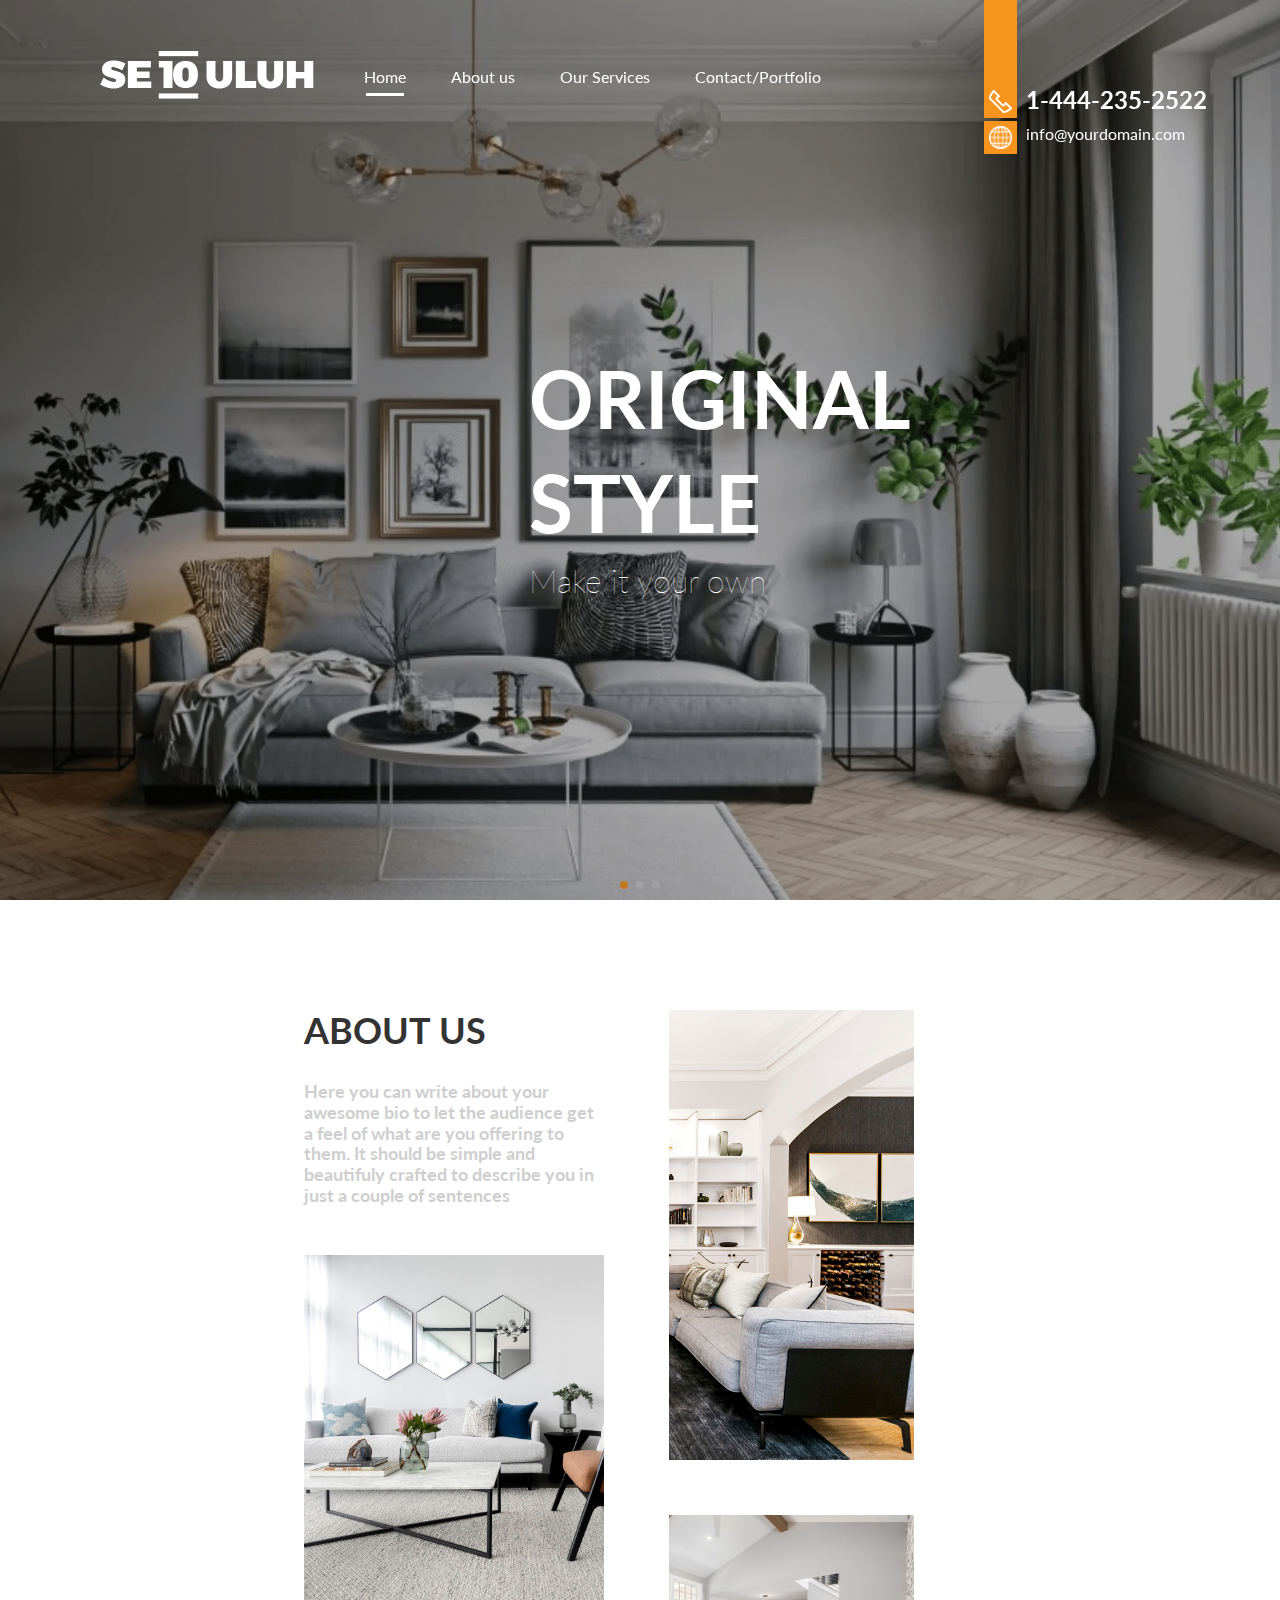
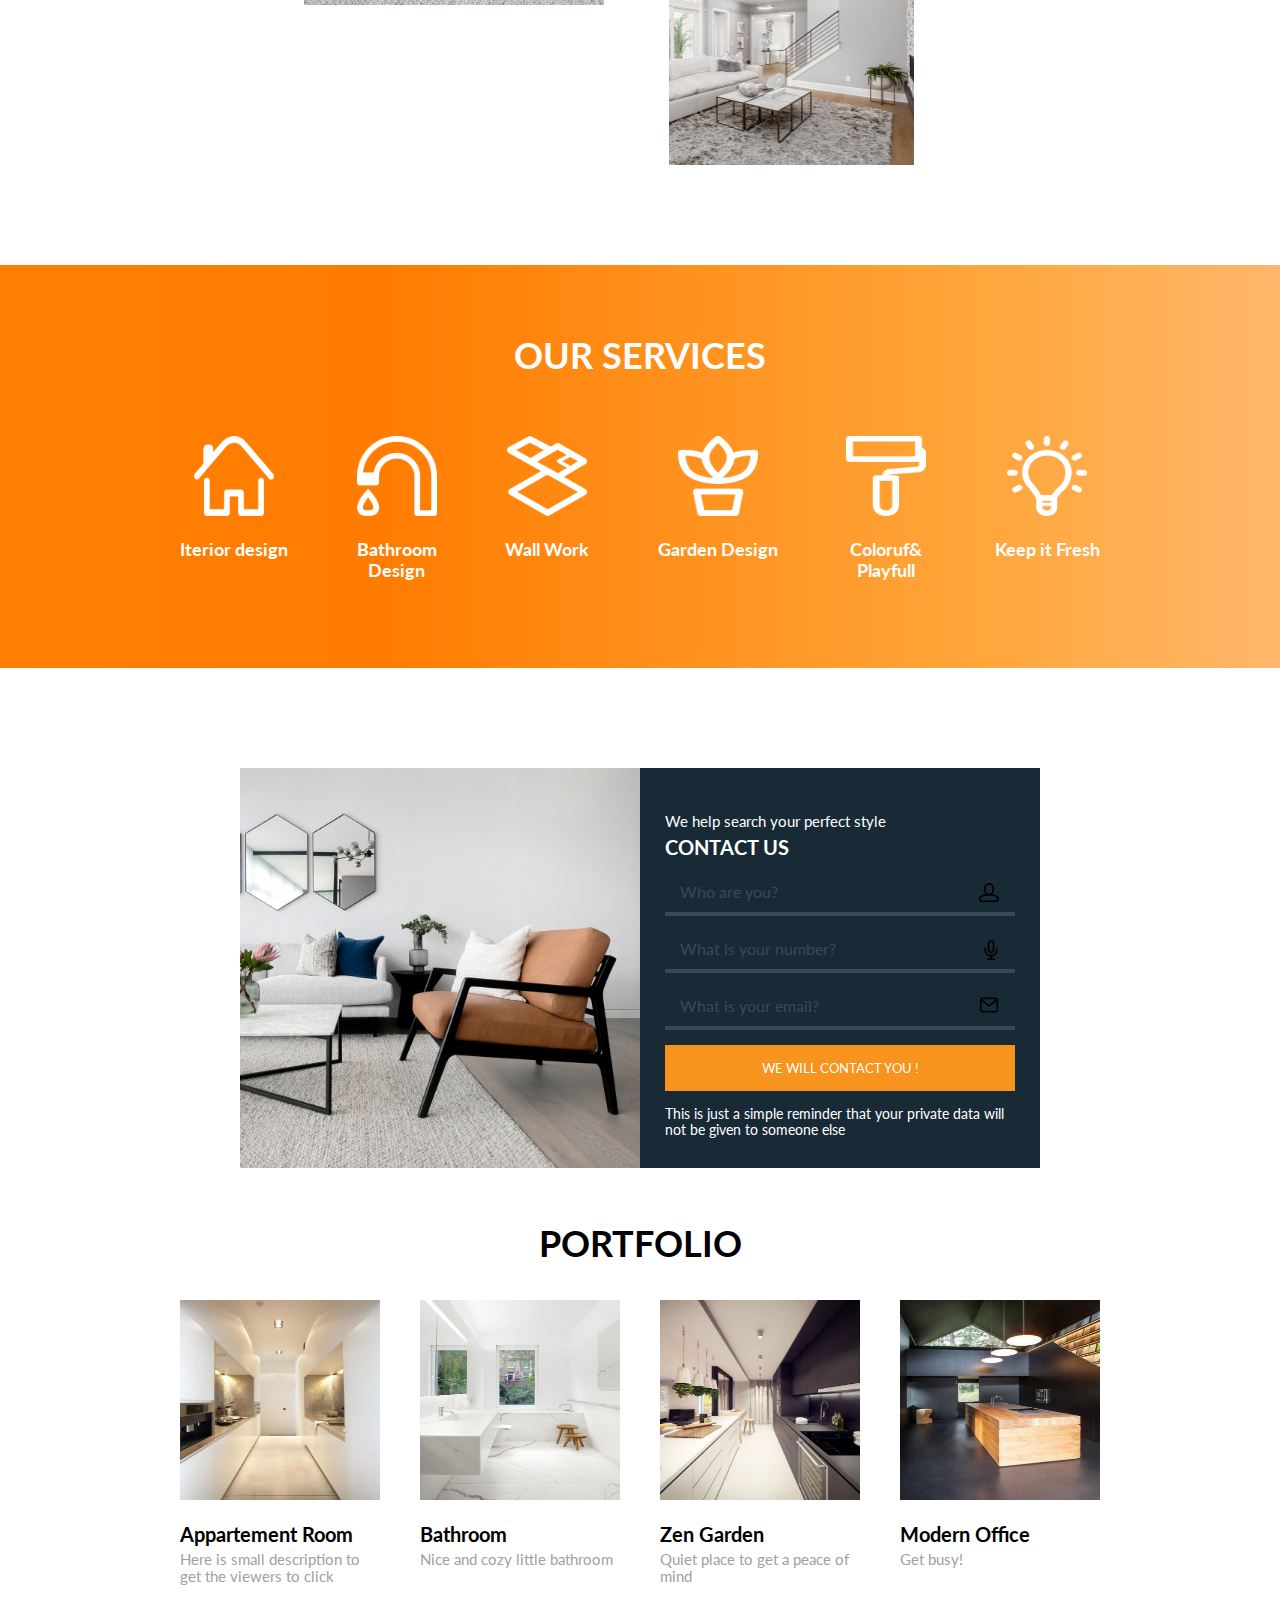
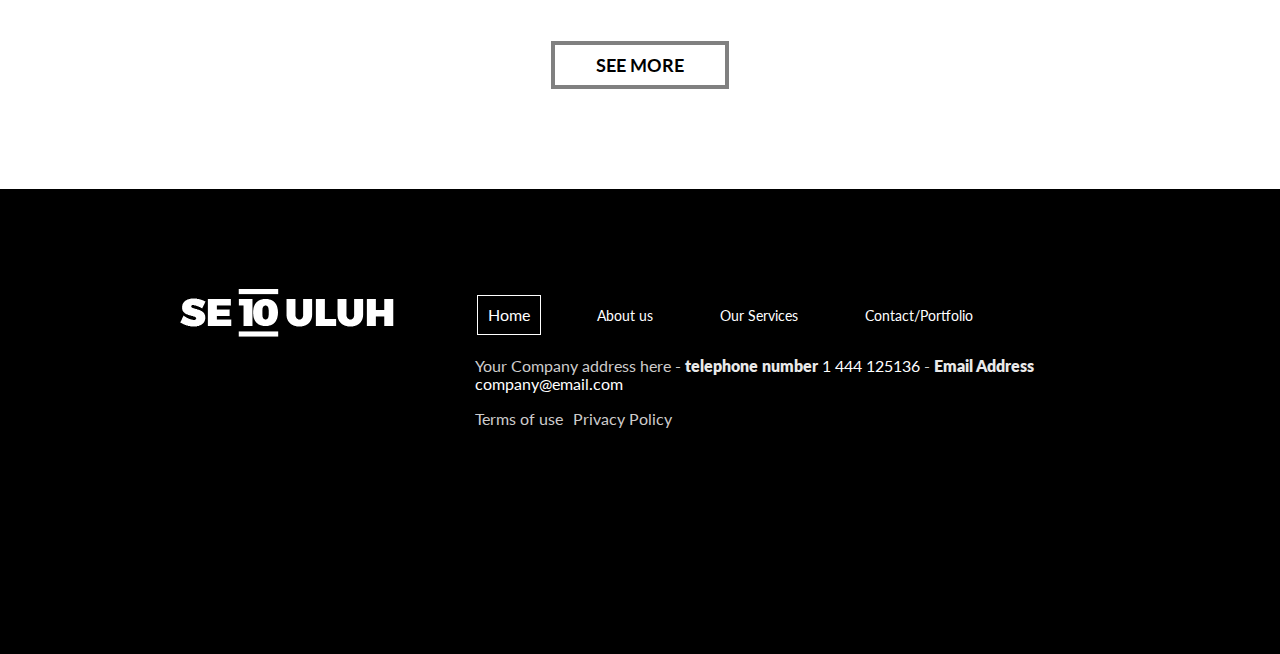
<file: Design/index.html>
<!DOCTYPE html>
<html lang="en">

<head>
    <meta charset="UTF-8">
    <meta http-equiv="X-UA-Compatible" content="IE=edge">
    <meta name="viewport" content="width=device-width, initial-scale=1.0">
    
    <link rel="apple-touch-icon" sizes="180x180" href="apple-touch-icon.png">
    <link rel="icon" type="image/png" sizes="32x32" href="favicon-32x32.png">
    <link rel="icon" type="image/png" sizes="16x16" href="favicon-16x16.png">
    <link rel="manifest" href="site.webmanifest">
    <link rel="mask-icon" href="safari-pinned-tab.svg" color="#757575">
    <meta name="apple-mobile-web-app-title" content="Design-studio">
    <meta name="application-name" content="Design-studio">
    <meta name="msapplication-TileColor" content="#00a300">
    <meta name="theme-color" content="#ff0000">
    
    <link rel="stylesheet" href="https://unpkg.com/swiper/swiper-bundle.min.css" />
    <link rel="preconnect" href="https://fonts.gstatic.com">
    <link href="https://fonts.googleapis.com/css2?family=Lato:wght@400;700;900&display=swap" rel="stylesheet">
    <link rel="stylesheet" href="css/normalize.css">
    <link rel="stylesheet" href="css/style.css">


    <title>Design-studio</title>
</head>

<body>

    <header class="header">

        <div class="burger-menu">

            <span class="nav-menu__burger"></span>
        </div>

        <a class="header__logo" href="#"><img src="image/Sepuluh-Logo.png" alt=""></a>

        <div class="container">

            <div class="header-wrapper">

                <ul class="header-menu">
                    <li class="header-menu__list"><a class="header-menu__list-item header-menu__list-item--active" href="">Home</a></li>
                    <li class="header-menu__list"><a class="header-menu__list-item" href="">About us</a></li>
                    <li class="header-menu__list"><a class="header-menu__list-item" href="">Our Services</a></li>
                    <li class="header-menu__list"><a class="header-menu__list-item" href="">Contact/Portfolio</a></li>
                </ul>
            </div>
        </div>

        <div class="header-info">

            <div class="header-info__phone">

                <img class="header-info__phone-img" src="image/phone-header-icon.png" alt="">

                <a class="header-info__phone-number" href="1-444-235-2522">1-444-235-2522</a>
            </div>

            <div class="header-info__web-site">

                <img class="header-info__web-site-img" src="image/world icon.png" alt="">

                <a class="header-info__domain" href="">info@yourdomain.com</a>

            </div>

        </div>

    </header>

    <section class="main-header">

        <div class="swiper-container">

            <div class="swiper-wrapper">

                <div class="swiper-slide">



                    <div class=" header-content image-1">
                        <div class="overflow"></div>
                        <div class="container">
                            <h1 class="header-content__tittle">Original<br>Style</h1>
                            <h2 class="header-content__description">Make it your own</h2>

                        </div>
                    </div>

                </div>

                <div class="swiper-slide">
                    <div class=" header-content image-2">
                        <div class="overflow"></div>
                        <div class="container">
                            <h1 class="header-content__tittle">Original<br>Style</h1>
                            <h2 class="header-content__description">Make it your own</h2>
                        </div>
                    </div>
                </div>

                <div class="swiper-slide">
                    <div class=" header-content image-3">
                        <div class="overflow"></div>
                        <div class="container">
                            <h1 class="header-content__tittle">Original<br>Style</h1>
                            <h2 class="header-content__description">Make it your own</h2>
                        </div>

                    </div>
                </div>


            </div>
            <!-- If we need pagination -->
            <div class="swiper-pagination"></div>

        </div>



    </section>

    <section class="about-us">
        <div class="container">
            <div class="about-us__wrapper">

                <div class="about-us__wrapper__left-side">
                    <h2 class="about-us__tittle">
                        about us

                        <h3 class="about-us__description">
                            Here you can write about your awesome
                            bio to let the audience get a feel of
                            what are you offering to them. It should
                            be simple and beautifuly crafted to describe
                            you in just a couple of
                            sentences
                        </h3>
                        <div class="about-us__image about-us__image--1"></div>
                </div>
                <div class="about-us__image-block">
                    <div class="about-us__image about-us__image--2"></div>
                    <div class="about-us__image about-us__image--3"></div>
                </div>
            </div>
        </div>
    </section>

    <section class="our-service">
        <div class="container conteiner--our-service">
            <h2 class="our-service-tittle">our services</h2>
            <ul class="our-service__list">
                <li class="our-service__list-item">
                    <img class="our-service__list-image" src="image/icon 1.png" alt="">
                    <p class="our-service__list-description">Iterior design</p>
                </li>
                <li class="our-service__list-item">
                    <img class="our-service__list-image" src="image/icon 2.png" alt="">
                    <p class="our-service__list-description">Bathroom<br>Design</p>
                </li>
                <li class="our-service__list-item">
                    <img class="our-service__list-image" src="image/icon 3.png" alt="">
                    <p class="our-service__list-description">Wall Work</p>
                </li>
                <li class="our-service__list-item">
                    <img class="our-service__list-image" src="image/icon 4.png" alt="">
                    <p class="our-service__list-description">Garden Design</p>
                </li>
                <li class="our-service__list-item">
                    <img class="our-service__list-image" src="image/icon 5.png" alt="">
                    <p class="our-service__list-description">Coloruf&<br>Playfull</p>
                </li>
                <li class="our-service__list-item">
                    <img class="our-service__list-image" src="image/icon 6.png" alt="">
                    <p class="our-service__list-description">Keep it Fresh</p>
                </li>
            </ul>
        </div>
    </section>

    <section class="contact-us">
        <div class="container">
            <div class="contact-us__wrapper">
                <div class="contact-us__image"></div>

                <form id="form" action="mail.php" class="contact-us__form">

                    <div class="contact-us__form-header">
                        <p class="contact-us__desc">We help search your perfect style</p>
                        <h2 class="contact-us__form-tittle">contact us</h2>
                    </div>

                    <!-- Hidden Required Fields -->
                    <input type="hidden" name="project_name" value="Site Name">
                    <input type="hidden" name="admin_email" value="admin@mail.com">
                    <input type="hidden" name="form_subject" value="Form Subject">
                    <!-- END Hidden Required Fields -->

                    <input class="contact-us__item" type="text" id="Name" name="Name" placeholder="Who are you?"
                        required>

                    <input class="contact-us__item contact-us__item--number" type="text" id="phone" name="number"
                        placeholder="What is your number?" required>

                    <input class="contact-us__item contact-us__item--email" type="text" id="email" name="email"
                        placeholder="What is your email?" required>

                    <button type="submit" class="contact-us__submit">WE WILL CONTACT YOU !</button>

                    <p class="contact-us__form-policy">
                        This is just a simple reminder that your private data will not be given to someone else
                    </p>
                </form>

            </div>
        </div>
    </section>

    <section class="portfolio">
        <div class="container">
            <h2 class="portfolio-tittle">portfolio</h2>
            <ul class="portfolio-list">

                <li class="portfolio-list__item">
                    <img class="portfolio-list__item-image" src="image/portfolio-image-1.jpg" alt="">
                    <a class="portfolio-list__item-link" href="">
                        <span class="portfolio-list__item-link-desc">Appartement Room </span>
                        <p>Here is small description to get the viewers to click</p>
                    </a>
                </li>
                <li class="portfolio-list__item">
                    <img class="portfolio-list__item-image" src="image/portfolio-image-2.jpg" alt="">
                    <a class="portfolio-list__item-link" href="">
                        <span class="portfolio-list__item-link-desc">Bathroom</span>
                        <p>Nice and cozy little bathroom</p>
                    </a>
                </li>
                <li class="portfolio-list__item">
                    <img class="portfolio-list__item-image" src="image/portfolio-image-3.jpg" alt="">
                    <a class="portfolio-list__item-link" href="">
                        <span class="portfolio-list__item-link-desc">Zen Garden</span>
                        <p>Quiet place to get a peace of mind</p>
                    </a>
                </li>
                <li class="portfolio-list__item">
                    <img class="portfolio-list__item-image" src="image/portfolio-image-4.jpg" alt="">
                    <a class="portfolio-list__item-link" href="">
                        <span class="portfolio-list__item-link-desc">Modern Office</span>
                        <p>Get busy!</p>
                    </a>
                </li>
            </ul>
            <a class="portfolio-see-more" href="">SEE MORE </a>
        </div>
    </section>

    <section class="footer">
        <div class="container">
            <div class="footer__menu">

                <ul class="header-menu header-menu--footer">
                    <a class="header__logo header__logo--footer" href="#"><img src="image/Sepuluh-Logo.png" alt=""></a>

                    <li class="header-menu__list"><a class="header-menu__list-item--footer-active" href="">Home</a></li>

                    <li class="header-menu__list"><a class="header-menu__list-item--footer" href="">About us</a></li>

                    <li class="header-menu__list"><a class="header-menu__list-item--footer" href="">Our Services</a></li>

                    <li class="header-menu__list"><a class="header-menu__list-item--footer" href="">Contact/Portfolio</a></li>
                </ul>

                <div class="footer-contacts">
                    <p class="footer-contacts__par">Your Company address here - <span>telephone number</span>

                        <a class="footer-contacts__phone" href="1 444 125136">1 444 125136</a> - <span>Email Address</span>

                        <a class="footer-contacts__email" href="company@email.com">company@email.com</a>
                    
                        <div class="footer-contacts__block">

                            <p class="footer-contacts__privacy">Terms of use</p>
        
                            <p class="footer-contacts__privacy">Privacy Policy</p>
        
                        </div>
                    </p>
                    
                </div>

            </div>

        </div>

    </section>
</body>
<script src="js/jquery-3.6.0.min.js"></script>
<script src="https://unpkg.com/swiper/swiper-bundle.min.js"></script>
<script src="js/main.js"></script>

</html>
</file>
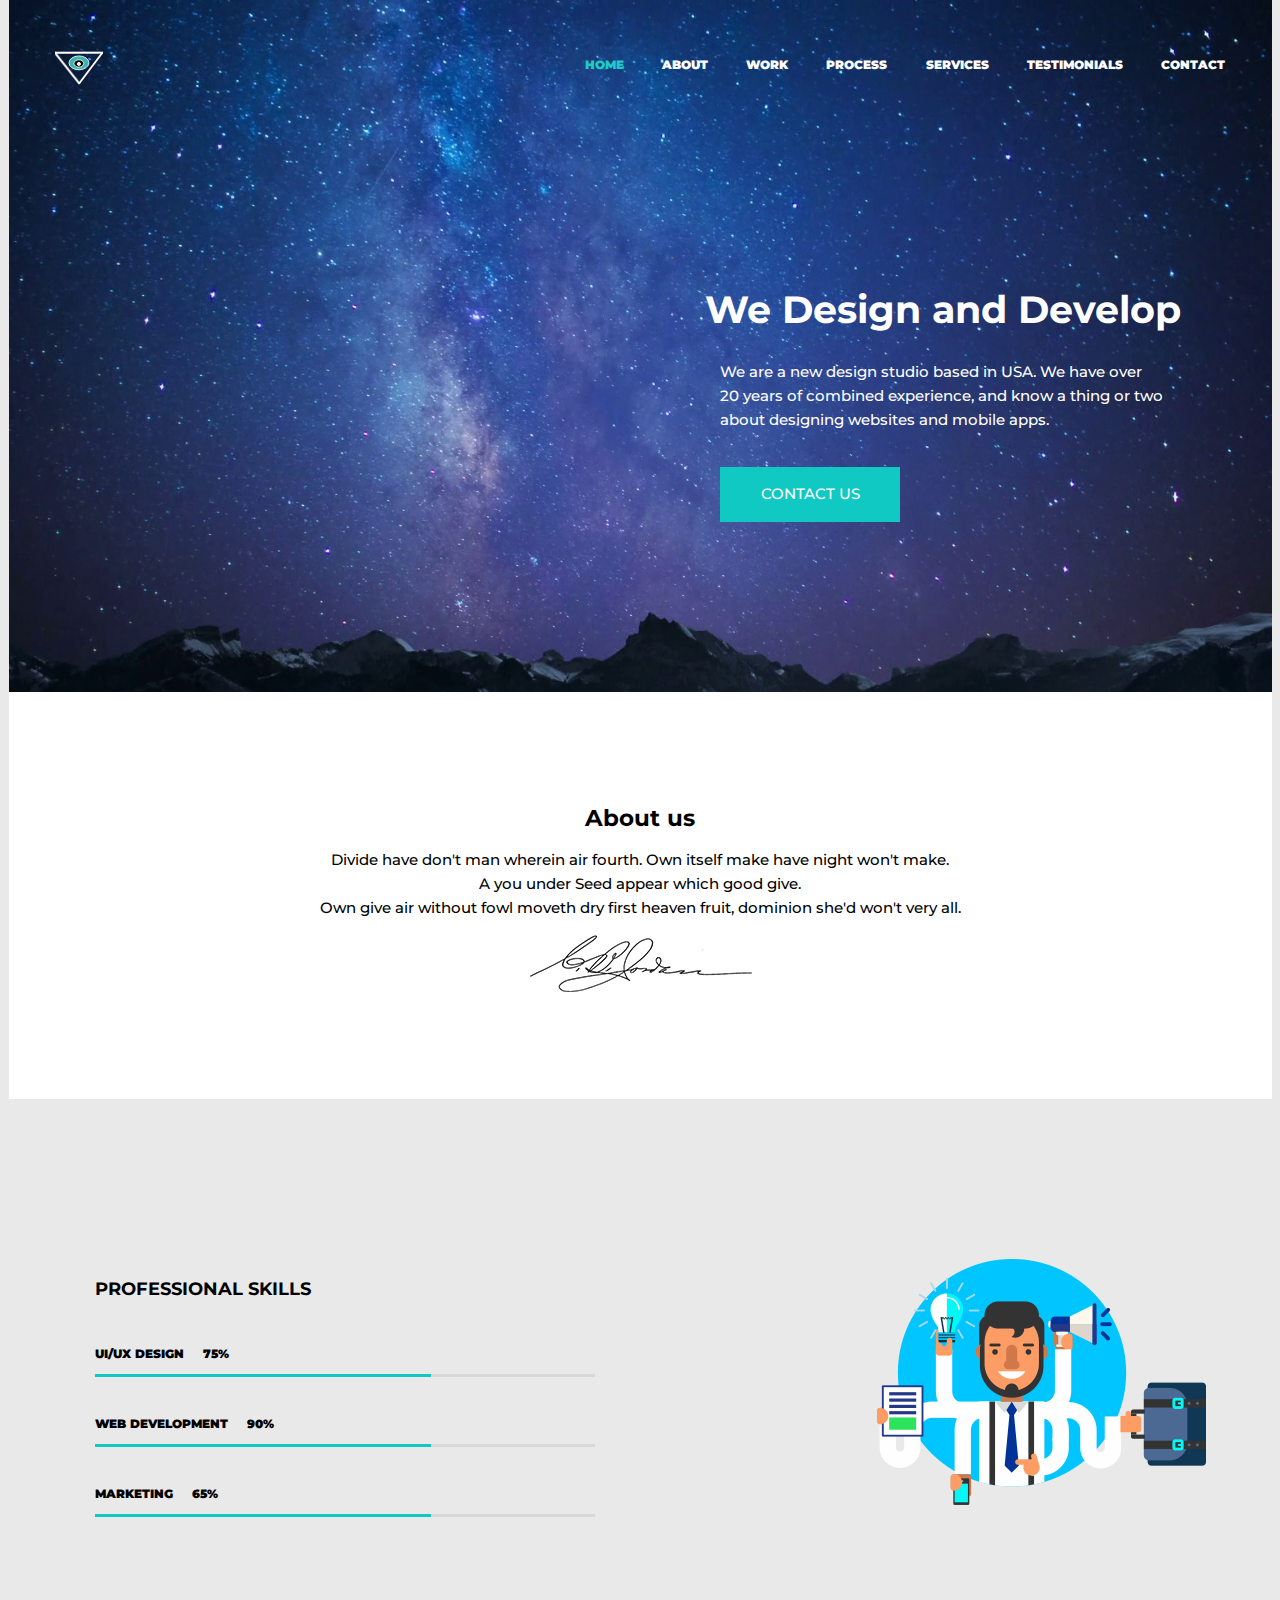
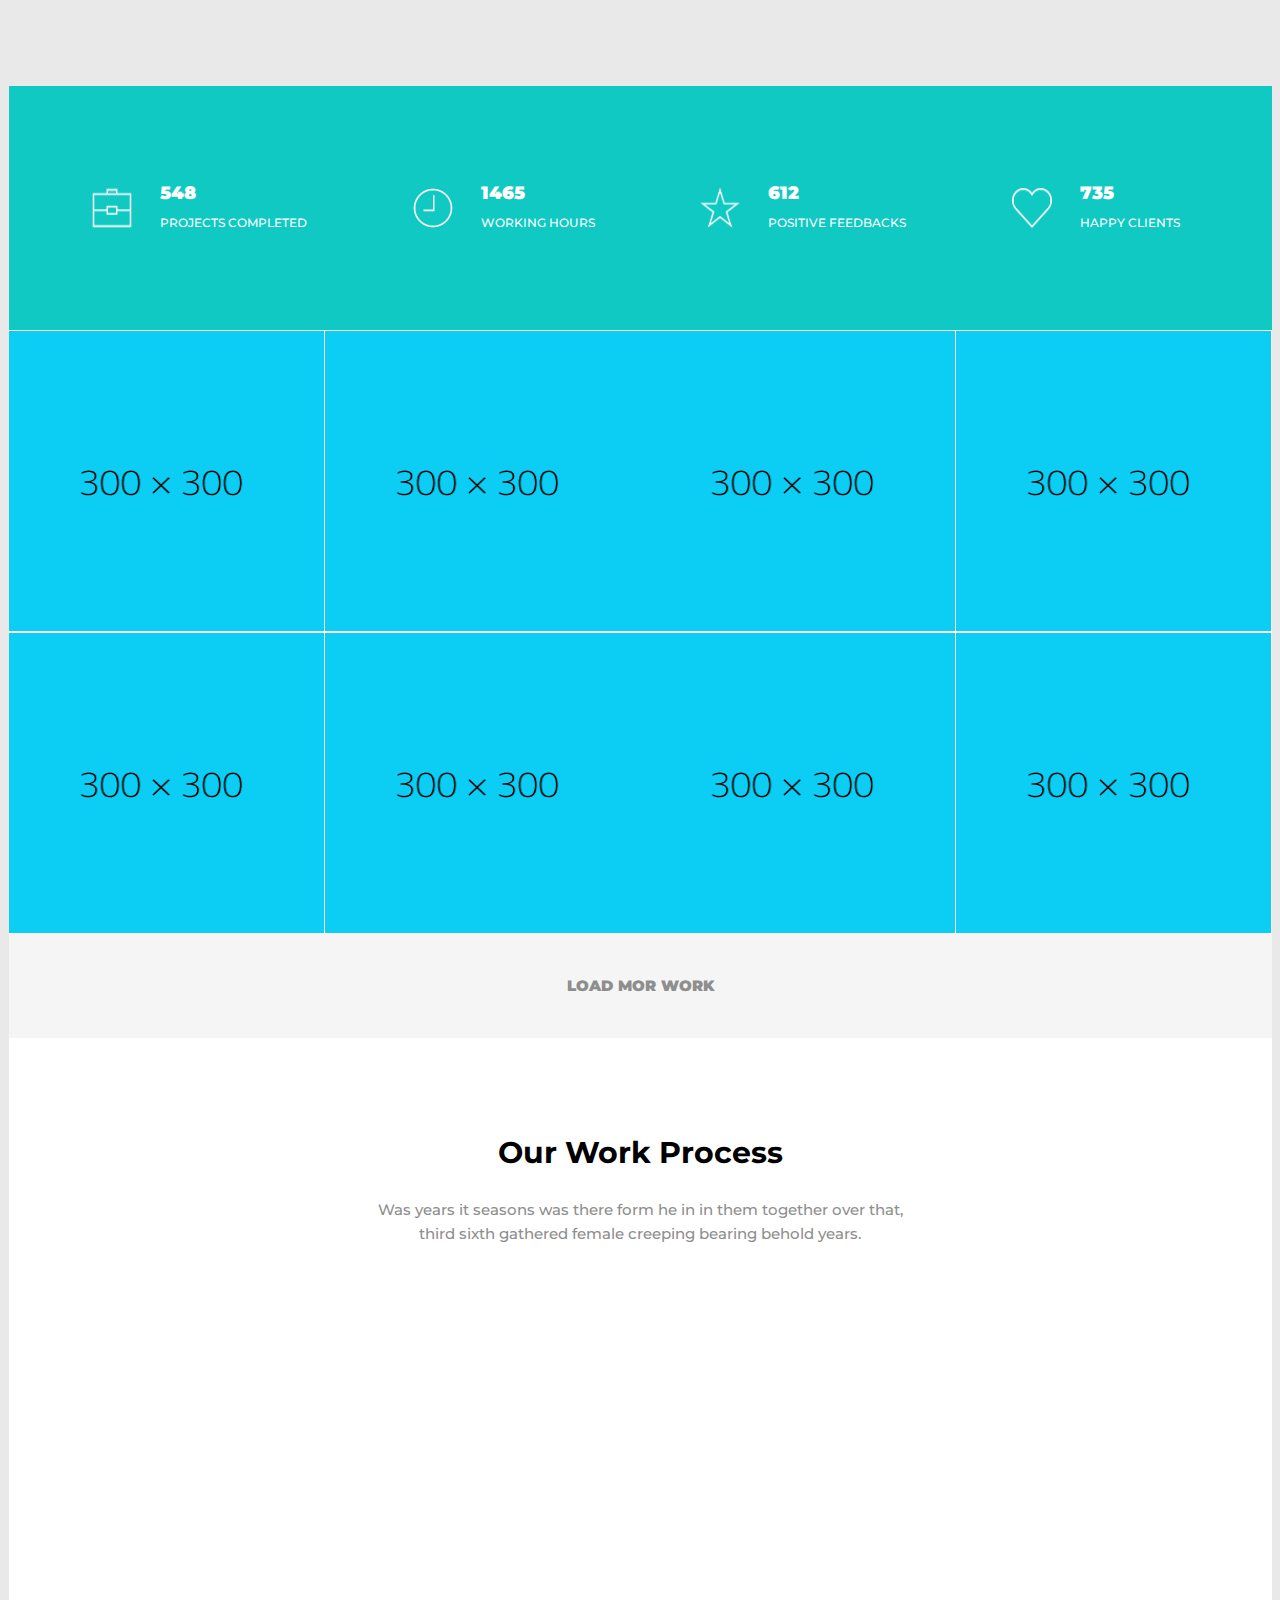
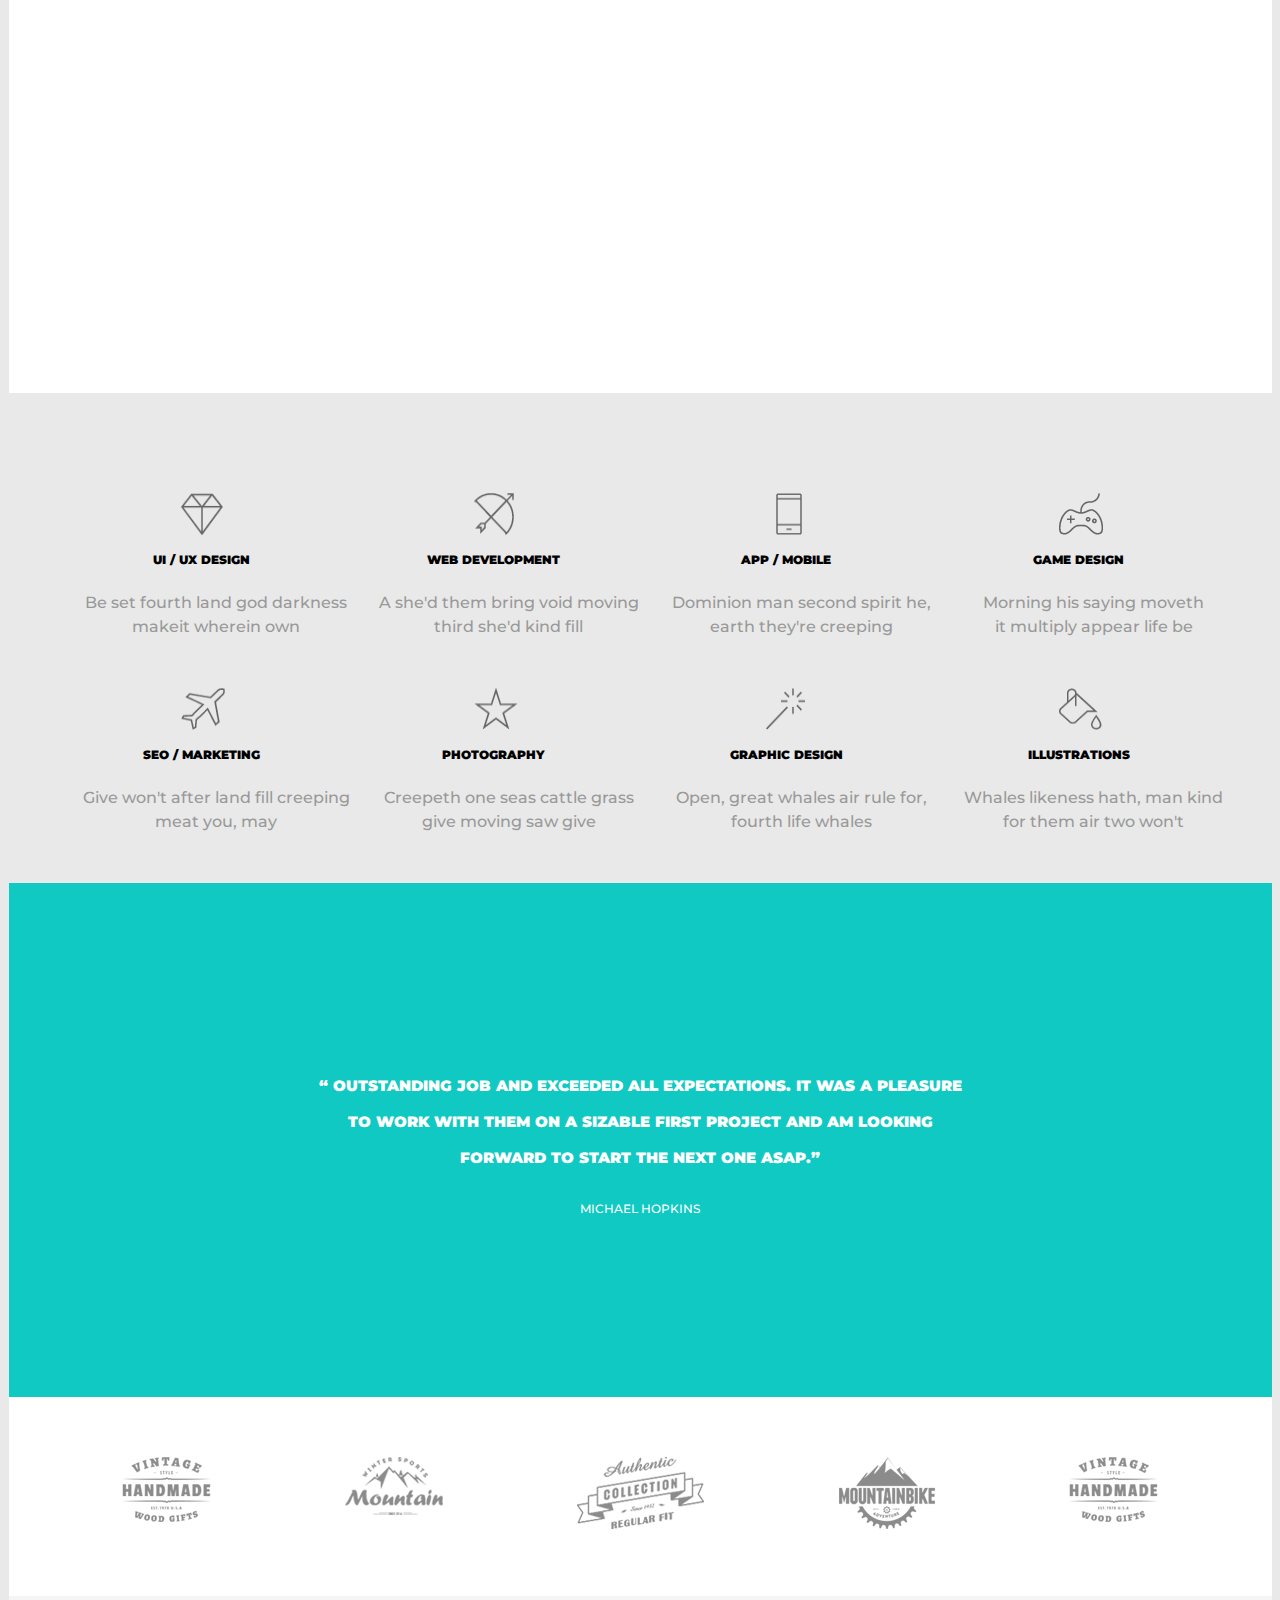
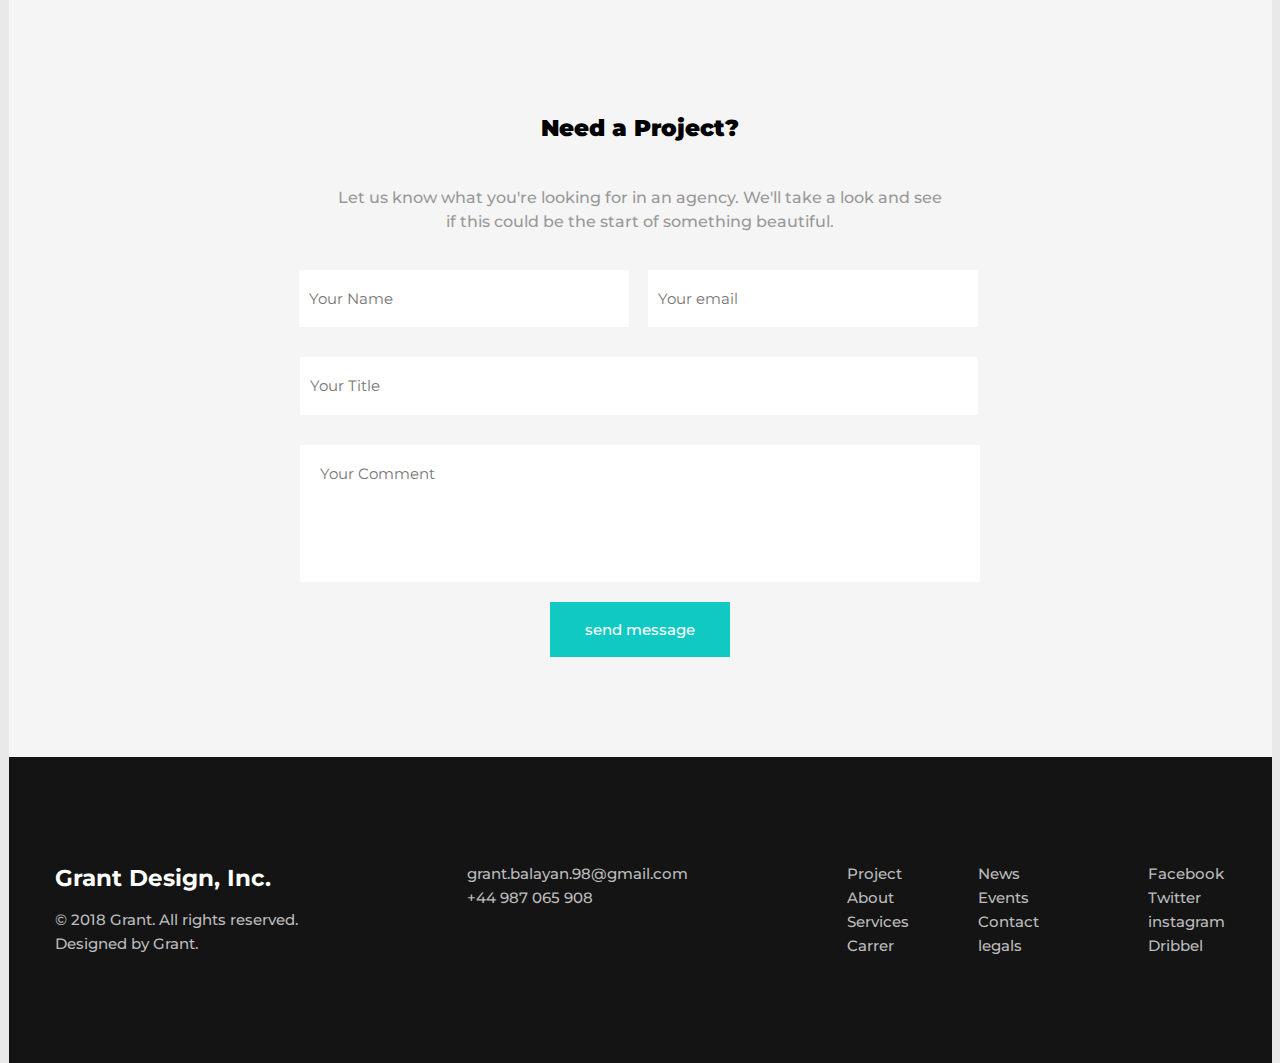
<file: MyProject/index.html>
<!DOCTYPE html>
<html lang="en">
<head>
	<meta charset="UTF-8">
	<title>MyProject</title>
	<link href="https://fonts.googleapis.com/css?family=Montserrat:400,500" rel="stylesheet">
	<link rel="stylesheet" href="css/css.css">
	<link rel="stylesheet" href="css/normalize.css">
</head>
<body>
	<main class="main-container">
	<section class="background">

	<main class="container">



		<header class="main-header">

			<nav class="main-navigation">

		<img class="header-logo" src="img/logo-2.png" alt="logo">

		<div class="nav">
			<a class="nav-button-current">home</a>
			<a class="nav-button" href="#">about</a>
			<a class="nav-button" href="#">work</a>
			<a class="nav-button" href="#">process</a>
			<a class="nav-button" href="#">services</a>
			<a class="nav-button" href="#">testimonials</a>
			<a class="nav-button" href="#">contact</a>
		</div>
		</nav>
	</header>


	<section class="History">

		<div class="history-item">

			    <h1>We Design and Develop</h1>
					<div class="history-text">
					<p>We are a new design studio based in USA. 
					We have over<br>20 years of combined experience, and know a thing or two<br>about designing websites and mobile apps.		
				</p>
				<a class="button"><p>contact us</p></a>
		</div>
	</main>
	</div>
	</section>
</section>

	<section class="about">

		<h2>About us</h2>
		<p>Divide have don't man wherein air fourth. Own itself make have night won't make. <br> 
		A you under Seed appear which good give. <br> Own give air without fowl moveth dry first 
		heaven fruit, dominion she'd won't very all.</p>	
		<img src="img/signature.png" alt="signature">
	</section>
<main class="container">
	<section class="skilss">
		<div class="skilss-item">
			<h2>Professional Skills</h2>

			<ul class="skilss-list">
				<li>UI/UX Design <span>75%</span></li>
				<p class="line"></p>
				<p class="blue-line"></p>
				<li>web development <span>90%</span></li>
				<p class="line"></p>		
				<p class="blue-line"></p>
				<li>marketing <span>65%</span></li>
				<p class="line"></p>
				<p class="blue-line"></p>
			</ul>
	</div>

	<section class="skilss-img">
			<img src="img/skilss.png" alt="">
		
		</section>
			
	</section>	
</main>
	<section class="reviews">

		<ul class="reviews-item">

			<img src="img/rev-item-1.png" alt="case">
			<li><span>548</span><br><p>projects completed</p></li> 

			<img src="img/rev-item-2.png" alt="times">
			<li><span>1465</span><br><p>WORKING HOURS</p></li>

			<img src="img/rev-item-3.png" alt="feadback">
			<li><span>612</span><br> </img><p>POSITIVE FEEDBACKS</p></li>

			<img src="img/rev-item-4.png" alt="clients">
			<li><span>735</span><br></img><p>HAPPY CLIENTS</p></li>

		</ul>

	</section>

	<section class="images">

		<img src="img/300x300.png" alt="">
		<img src="img/300x300.png" alt="">
		<img src="img/300x300.png" alt="">
		<img src="img/300x300.png" alt="">
		<img src="img/300x300.png" alt="">
		<img src="img/300x300.png" alt="">
		<img src="img/300x300.png" alt="">
		<img src="img/300x300.png" alt="">

		<a href="" class="button-img">load mor work</a>

	</section>

	<section class="work-process">
		<h2>Our Work Process</h2>
		<p>Was years it seasons was there form he in in them together over that,<br>third sixth gathered female creeping bearing behold years. 
			</p>
		<div class="video">
			<iframe width="1160" height="575" src="https://www.youtube.com/embed/rj73lCWeZQw" frameborder="0" allow="autoplay; encrypted-media" allowfullscreen></iframe>
		</div>

	</section>

	<section class="services">

	<main class="container">

		<ul class="services-item">
			
			<li><img src="img/servise-item-diamond.png" alt="diamond" width="42" height="42"><span>ui / ux design</span><p>Be set fourth land god darkness<br>makeit wherein own</p></li>
		
			<li><img src="img/servise-item-arc.png" alt="arc"width="40" height="42"><span>web development</span><p>A she'd them bring void moving<br>third she'd kind fill</p></li>

			<li><img src="img/servise-item-phone.png" alt="phone" width="26" height="42" class="services-phone"><span>app / mobile</span><p>Dominion man second spirit he,<br> earth they're creeping</p></li>

			<li><img src="img/servise-item-joy.png" alt="joy"width="44" height="42"><span>game design</span><p>Morning his saying moveth<br> it  multiply appear life be</p></li>

			<li><img src="img/servise-item-plane.png" alt="plane"width="44" height="42" class="item-1"><span>SEO / marketing</span><p>Give won't after land fill creeping meat you, may</p></li>

			<li><img src="img/servise-item-star.png" alt="star"width="44" height="42" class="item-2"><span>photography</span><p>Creepeth one seas cattle grass<br>give moving saw give</p></li>

			<li><img src="img/servise-item-wand.png" alt="wand"width="39" height="42" class="item-3"><span>graphic design</span><p>Open, great whales air rule for,<br>fourth life whales</p></li>

			<li><img src="img/servise-item-bucket.png" alt="bucket"width="43" height="42" class="item-4"><span>illustrations</span><p>Whales likeness hath, man kind<br>for them air two won't</p></li>

		</ul>

	</main>

	</section>

	<section class="slider">

		<p>“ Outstanding job and exceeded all expectations. It was a pleasure<br>	 
		to work with them on a sizable first project and am looking<br> 
		forward to start the next one asap.”</p>
		<span>Michael Hopkins</span>
		
	</section>

	<section class="clients">
	
<main class="container">
		<ul class="clients-item">
			<li><img src="img/clients-1.png" alt="Handmade"></li>
			<li><img src="img/clients-2.png" alt="Monntain"></li>
			<li><img src="img/clients-3.png" alt="Collectin"></li>
			<li><img src="img/clients-4.png" alt="Mountainbike"></li>
			<li><img src="img/clients-5.png" alt="Handmade"></li>
		</ul>
	</main>
	</section>

	<section class="project">

		<h2>Need a Project?</h2>

			<p>Let us know what you're looking for in an agency. We'll take a look and see<br> if this could be the start of something beautiful.</p>

		<form class="project-form" action="">

			<label class="visually-hidden" for="user-name">Логин</label>
			<input class="form-user-name" type="name" id="user-name" placeholder="Your Name" >

			<label class="visually-hidden" for="user-email">Почта</label>
			<input class="form-user-email" type="email" id="user-email" placeholder="Your email" >

			<label class="visually-hidden" for="user-Title">Название</label>
			<input class="form-user-Title" type="Title" id="user-Title" placeholder="Your Title" >

			<label class="visually-hidden" for="user-Comment">Комментарии</label>
			<input class="form-user-Comment" type="Comment" id="user-Comment" placeholder="Your Comment" >

			<button type="submit" class="button button-form">send message</button>

		</form>

		</section>

		<footer class="main-footer">

		<main class="container">

			<div class="copyrite">

				<h2>Grant Design, Inc.</h2>
		
				<p>© 2018 Grant. All rights reserved.<br>Designed by Grant.</p>

			</div>

			<p class="email">grant.balayan.98@gmail.com <br> +44 987 065 908 </p>

			<ul class="about-list">
				<li>Project</li>
				<li>About</li>
				<li>Services</li>
				<li>Carrer</li>	

			</ul>
				<ul class="about-list-2">

				<li>News</li>
				<li>Events</li>
				<li>Contact</li>
				<li>legals</li>

			</ul>

			<div class="social">

				<ul>
					<li><a href="#">Facebook</a></li>
					<li><a href="#">Twitter</a></li>
					<li><a href="#">instagram</a></li>
					<li><a href="#">Dribbel</a></li>
				</ul>

			</div>

		</main>

		</footer>
	</section>

</main>	

</body>
</html>
</file>
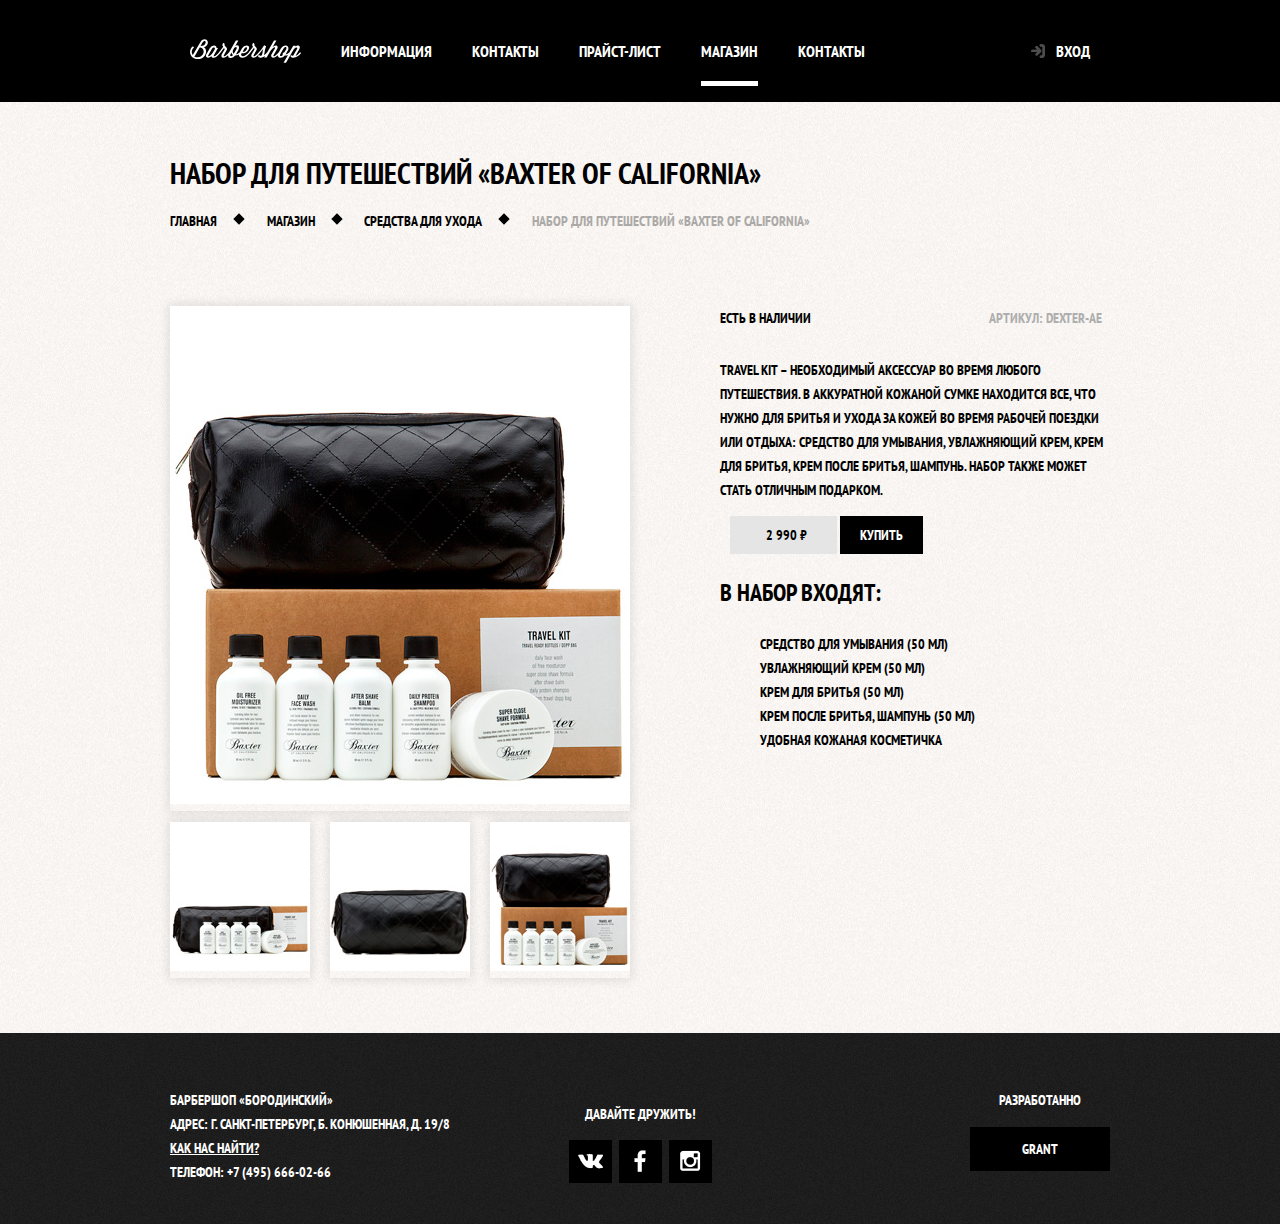
<file: Barber/Card-product.html>
<!DOCTYPE html>
<html lang="en">
<head>
	<meta charset="UTF-8">
	<title>Товар</title>
	<link href="https://fonts.googleapis.com/css?family=PT+Sans+Narrow:400,700&amp;subset=cyrillic" rel="stylesheet">

	<link rel="stylesheet" href="css/Barber.css">

 	<link rel="stylesheet" href="css/normalize.css">
</head>
<body class="inner-page">
<header class="main-header">
	<nav class="main-navigation container">
		<a class="main-header-logo" href="indexB.html"><img src="img/logo.svg" width="111" height="24" alt="Логотип барбершоп <<Бородинский>>"></a>
		<ul class="site-navigation">
			<li><a href="info.html" alt="Информация">Информация</a></li>	
			<li><a href="news.html" alt="Новости">Контакты</a></li>	
			<li><a href="prise-list.html" alt="Прайст-лист">Прайст-лист</a></li>
			<li class="site-navigation-current"><a href="catalog.html" alt="Магазин">Магазин</a></li>
			<li><a href="contacts.html" alt="Контакты">Контакты</a></li>
	
	</ul>
		<ul class="user-navigation">
		<li>
		<a class="login-link" href="login.html">Вход</a>
	</li>	
	</ul>
	</nav>		
	</header>
	<main class="container">
		<h1 class="page-title">набор для путешествий «Baxter of California»</h1>

		<ul class="breadcrumbs">
			<div class="breadcrumbs-form-card">
			<li><a href="indexB.html">Главная</a></li>
			<li><a href="catalog.html">Магазин</a></li>
			<li><a href="#">Средства для ухода</a></li>

			<p class="breadcrumbs-current">Набор для путешествий «Baxter of California» </p>
		
		</ul>
		</div>
		<div class="catalog-columns">
		<section class="product-photos">
		 <h2 class="visually-hidden">Изображение товара</h2>
		 <p class="porduct-photo-full">
		 	<img src="img/big.jpg" width="460" height="498" alt="Фото всего набора">
	 </p>			 
		<ul class="product-photo-preview">

		<li><img src="img/produkt-small 1.jpg" width="140" height="149" alt="Фотов анфас"></li>
		<li><img src="img/produkt-small 2.jpg" width="140" height="149" alt="Фотов в профиль"></li>
		<li><img src="img/produkt-small 3.jpg" width="140" height="149" alt="Фотов отдельной части"></li>
		</ul>
		</section>
		<section class="product-info">
		<h2 class="visually-hidden">Описание товара</h2>
			<div class="text">
			<p class="product-availability">Есть в наличии</p>
			<p class="product-articul">Артикул: dexter-ae</p>
		</div>
			<p class="product-text">Travel Kit – необходимый аксессуар во время любого путешествия. В аккуратной кожаной сумке находится все, что нужно для бритья и ухода за кожей во время рабочей поездки или отдыха: средство для умывания, увлажняющий крем, крем для бритья, крем после бритья, шампунь. Набор также может стать отличным подарком.</p>
			<p class="catalog-item-price">
			 	<b>2 990 ₽</b>	
			 	<a class="button" href="#">Купить</a> 	
			 </p>
			 	<h3>В набор входят:</h3>
			 	<ul class="catalog">
			 		<b></b><li>Средство для умывания (50 мл)</li>
					<b></b><li>Увлажняющий крем (50 мл)</li>
					<b></b><li>Крем для бритья (50 мл)</li>
					<b></b><li>Крем после бритья, шампунь (50 мл)</li>
					<b></b><li>Удобная кожаная косметичка</li>

			 	</ul>
	</section>
	</div>
	</main>

   	<footer class="main-footer">
   		<div class="container clearfix">
	   	<div class="footer-contacts">
	   	Барбершоп «БОРОДИНСКИЙ»<br>
		Адрес: г. Санкт-Петербург, б. Конюшенная, д. 19/8<br>		
         <a href="map.html">Как нас найти?</a><br>
         Телефон: +7 (495) 666-02-66		 			
   	</div>
 	  	<div class="footer-social">
		<p>Давайте дружить!</p>

		<a class="social-button social-button-vk" href="#"><span class="visually-hidden">Вконтакте</span></svg></a> 

   		<a class="social-button social-button-fb" href="#"><span class="visually-hidden">Фейсбук</span></a>
			 
		<a class="social-button social-button-inst" href="#"><span class="visually-hidden">Инстаграм</span></a>
			
   	</div>
   		<div class="footer-copyright">
   			<p>Разработанно</p>	
   			<a class="button" href="https://echo.htmlacademy.ru">Grant</a>
   		</div>
    </div>
   </footer>


   <div class="overlay"></div>
   
	<div class="modal">
	
	<section class="modal modal-login">

		<h2>Личный кабинет </h2>
		<p class="modal-description">Введите свой логин и пароль</p>
		<form class="login-form" action="https://echo.htmlacademy.ru" method="post">
		<p>
			<label class="visually-hidden" for="user-login">Логин</label>
				<input class="login-icon-user" id="user-login" type="text" name="login" value="" placeholder="Логин">	
		</p>	
		<p>
				<label class="visually-hidden" for="user-password">Пароль</label>
				<input class="login-icon-password" id="user-password" type="password" name="password" value="" placeholder="Пароль">	
		</p>	
		<p class="login-help">
				<label class="login-checkbox" >
				<input class="visually-hidden" name="remember" type="checkbox">
				<span class="checkbox-indicator"></span>
				Запомните меня
		</label>
			<a class="restore" href="#" >Я забыл пароль!</a>	
		</p>	
		<button class="button" type="submit">войти</button>
	</form>

	<button class="modal-close" type="button">Закрыть</button>
	
	</section>
	<section class="modal modal-map">
		<h2 class="visually-hidden">Как до нас добратся</h2>

		<iframe class="interactive-map" src="https://www.google.com/maps/embed?pb=!1m18!1m12!1m3!1d1998.5989424177644!2d30.320889251791787!3d59.93879686895888!2m3!1f0!2f0!3f0!3m2!1i1024!2i768!4f13.1!3m3!1m2!1s0x4696310fca5ba729%3A0xea9c53d4493c879f!2z0JHQvtC70YzRiNCw0Y8g0JrQvtC90Y7RiNC10L3QvdCw0Y8g0YPQuy4sIDE5LCDQodCw0L3QutGCLdCf0LXRgtC10YDQsdGD0YDQsywgMTkxMTg2!5e0!3m2!1sru!2sru!4v1460469051725" width="766" height="560" frameborder="0" style="border:0" allowfullscreen=""></iframe>
				
			<img class="visually-hidden" src="img/modal-map.jpg" width="780" height="560" alt="Офис компании по адресу ул.Пушкина д.Калатушкина">
				

		<button class="modal-close-2" type="button">Закрыть
		</button>
	</section>
	</div>
<script src="js/script.java"></script>


</body>
</html>
</file>
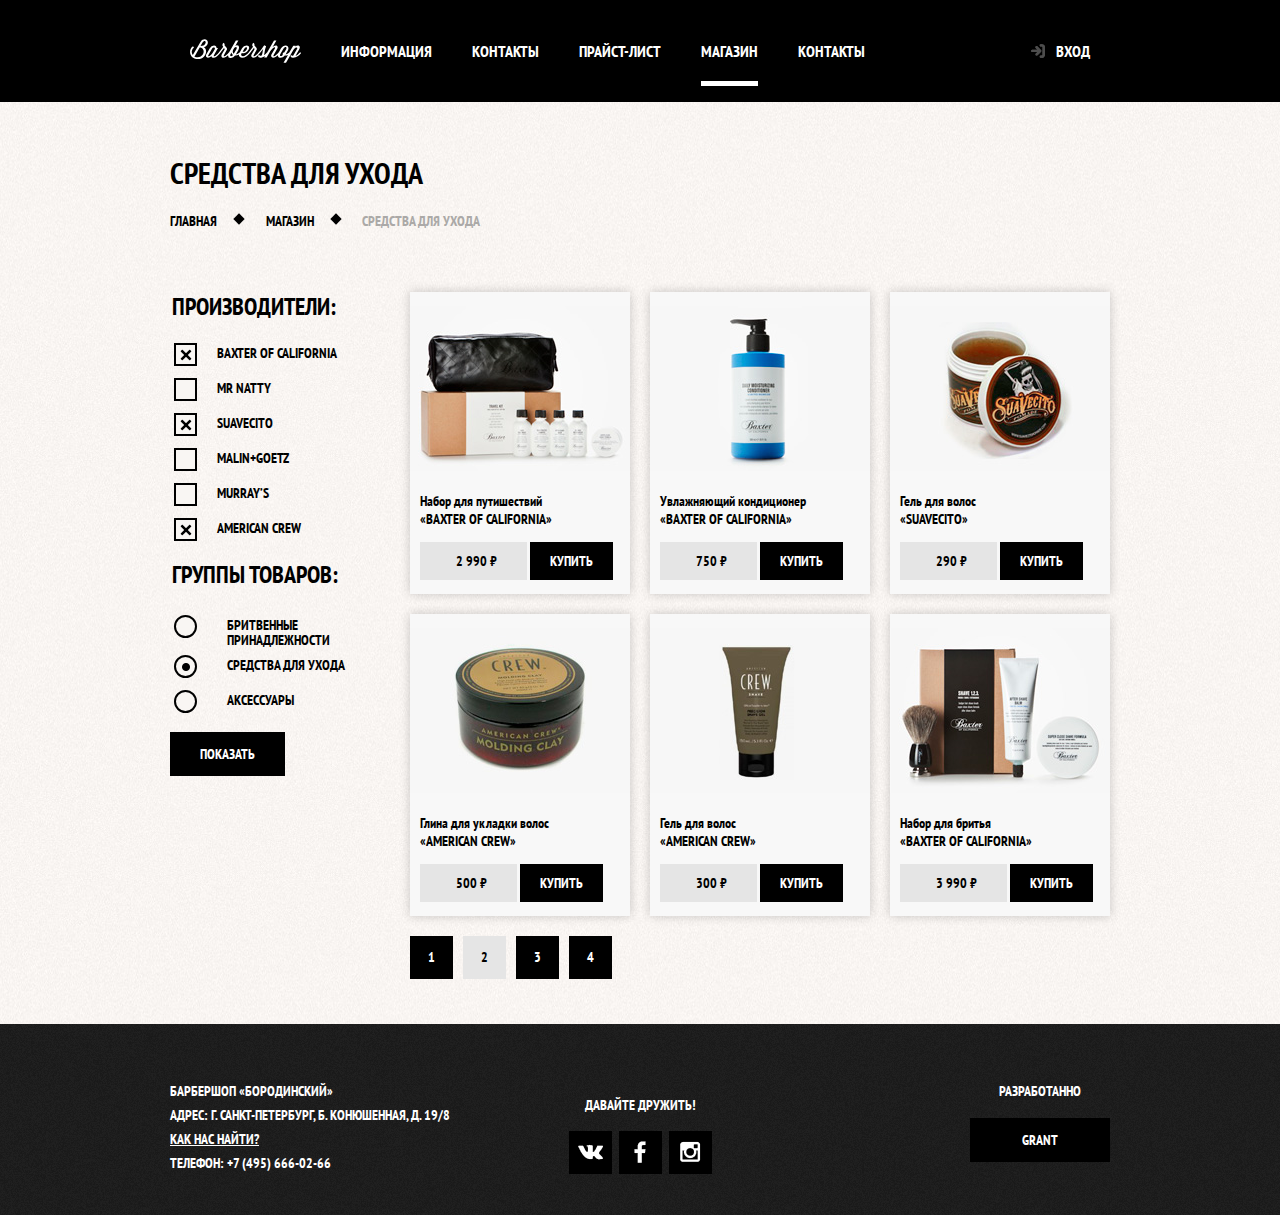
<file: Barber/catalog.html>
<!DOCTYPE html>
 <html lang="en">
 <head>
 	<meta charset="UTF-8">
 	<title>Каталог</title>
 	<link href="https://fonts.googleapis.com/css?family=PT+Sans+Narrow:400,700&amp;subset=cyrillic" rel="stylesheet">
 	
 	<link rel="stylesheet" href="css/Barber.css">

 	<link rel="stylesheet" href="css/normalize.css">
 </head>
 <body class="inner-page">
<header class="main-header">
	<nav class="main-navigation container">
		<a class="main-header-logo" href="indexB.html"><img src="img/logo.svg" width="111" height="24" alt="Логотип барбершоп <<Бородинский>>"></a>
		<ul class="site-navigation">
			<li><a href="info.html" alt="Информация">Информация</a></li>	
			<li><a href="news.html" alt="Новости">Контакты</a></li>	
			<li><a href="prise-list.html" alt="Прайст-лист">Прайст-лист</a></li>
			<li class="site-navigation-current"><a alt="Магазин">Магазин</a></li>
			<li><a href="contacts.html" alt="Контакты">Контакты</a></li>
	
	</ul>
		<ul class="user-navigation">
		<li>
		<a class="login-link" href="login.html">Вход</a>
	</li>	
	</ul>
	</nav>		
	</header>

		<main class="container">
		
			<h1 class="page-title">Средства для ухода</h1>
		
			<ul class="breadcrumbs">
		<div class="breadcrumbs-form">
			<li><a href="indexB.html">Главная</a></li>
			<li><a href="store.html">Магазин</a></li>		
	
			<p class="breadcrumbs-current">Средства для ухода</p>

		
	</ul>
	</div>
	<div class="catalog-columns">
		<section сlass="filters">
			<h2 class="visually-hidden">Фильтр товаров</h2>		
			<form class="filters" method="get" action="https://echo.htmlacademy.ru"></form>
		
		<fieldset class="filters">
			<legend>Производители:</legend>
			<ul>
				<li class="filters-option">
					<input  class="visually-hidden filters-input input-checkbox" type="checkbox" name="Baxter of California" id="filters-Baxter of California"checked>
					<label for="filters-Baxter of California">Baxter of California</label>
				
				</li>

				<li class="filters-option">
					<input  class="visually-hidden filters-input input-checkbox" type="checkbox" name="Mr Natty"id="filters-Mr Natty">
				<label for="filters-Mr Natty">Mr Natty</label>
				</li>


				<li class="filters-option">
					<input  class="visually-hidden filters-input input-checkbox" type="checkbox" name="Suavecito"id="filters-Suavecito"checked>
				<label for="filters-Suavecito">Suavecito</label>
				</li>


				<li class="filters-option">
					<input  class="visually-hidden filters-input input-checkbox" type="checkbox" name="Malin+Goetz"id="filters-Malin+Goetz">
				<label for="filters-Malin+Goetz">Malin+Goetz</label>
				</li>


				<li class="filters-option">
					<input  class="visually-hidden filters-input input-checkbox" type="checkbox" name="Murray’s"id="filters-Murray’s">
				<label for="filters-Murray’s">Murray’s</label>
				</li>


				<li class="filters-option">
					<input  class="visually-hidden filters-input input-checkbox" type="checkbox" name="American Crew"id="filters-American Crew"checked>
				<label for="filters-American Crew">American Crew</label>
				</li>

			</ul>		

			</fieldset>
			
				<fieldset class="filters">
				<legend>Группы товаров:</legend>
				<ul>
				<li class="filters-option">
				<input class="visually-hidden filters-input filters-input-radio"  type="radio" name="product-group" value="shaving" id="filters-shave">
				<label for="filters-shave"><p>Бритвенные<br>принадлежности</p></label>
			</li>

			<li class="filters-option">
				<input class="visually-hidden filters-input filters-input-radio"  type="radio" name="product-group" value="hair-care" id="filters-care"checked>
				<label for="filters-care">Средства для ухода</label>
			</li>

			<li class="filters-option">
				<input class="visually-hidden filters-input filters-input-radio"  type="radio" name="product-group" value="accessories" id="filters-accessories">
				<label for="filters-accessories">Аксессуары</label>
			</li>
				
			</ul>
														
			</fieldset>
			<button class="button" type="submit">Показать</button>
    </section>
		
	<section class="catalog">
	<h2 class="visually-hidden">Список средств для ухода</h2>
			
	<ul class="catalog-list"> 
			
	<li class="catalog-item">
		<a href="Card-product.html">

			<p class="catalog-item-image"><img src="img/produkt-1.jpg" width="220" height="165" alt="Набор для путешествий «Baxter of California»">
        </p>
 			<h3>
 				
				<span class="catalog-category">Набор для путишествий</span><br>
				<span class="catalog-item-title">«Baxter of California»</span>
		  </h3>
 		</a>

			 <p class="catalog-item-price">
			 	<b>2 990 ₽</b>	
			 	<a class="button" href="#">Купить</a> 	
			 </p>
		</li>

		   <li class="catalog-item">
			 <a href="catalog-item.html">

			 <p class="catalog-item-image"><img src="img/produkt-2.jpg" alt="Увлажняющий кондиционер «Baxter of California»">
			</p>	

 			 <h3>
				 <span class="catalog-category">Увлажняющий кондиционер</span><br> 
				 <span class="catalog-item-title">«Baxter of California»</span> 
	      </h3>
 		</a>
 				
		     <p class="catalog-item-price">
			 	<b>750 ₽</b>	
			 	<a class="button" href="#">Купить</a> 	
			 </p>
		</li>
			<li class="catalog-item">
			 <a href="catalog-item.html">

		 	<p class="catalog-item-image"><img src="img/produkt-3.jpg" alt="Гель для волос «SUAVECITO»">
 		</p>

 			<h3>
 				
				 <span class="catalog-category">Гель для волос</span><br>
				 <span class="catalog-item-title">«SUAVECITO»</span>
		</h3>

 		</a>				
			<p class="catalog-item-price">
			 <b>290 ₽</b>	
			 <a class="button" href="#">Купить</a> 	
		</p>
	    

		</li>	

			<li class="catalog-item">
			 <a href="catalog-item.html">

		 	 <p class="catalog-item-image"><img src="img/produkt-4.jpg" alt="Глина для укладки волос  «American crew»">
		</p>
 			<h3>
 				
				 <span class="catalog-category">Глина для укладки волос</span><br>
				 <span class="catalog-item-title">«American crew»</span>

 			</h3>
		</a> 
			  <p class="catalog-item-price">
				<b>500 ₽</b>	
				 <a class="button" href="#">Купить</a> 	
			</p>
			 
		</li>  
			
			<li class="catalog-item">
			 <a href="catalog-item.html">

		 	<p class="catalog-item-image"><img src="img/produkt-5.jpg" alt="Гель для волос «AMERICAN CREW»">
 		</p>
 			<h3>
 				
				 <span class="catalog-category">Гель для волос</span><br>
				 <span class="catalog-item-title">«American crew»</span>
 		</h3>

 		</a>				

			 <p class="catalog-item-price">
			 	<b>300 ₽</b>	
			 	<a class="button" href="#">Купить</a> 	
			 </p>
		</li>	

			<li class="catalog-item">
			 <a href="catalog-item.html">

			 	<p class="catalog-item-image"><img src="img/produkt-6.jpg" alt="Набор для бритья «Baxter of California»">
		</p>
 			<h3>
 				
				 <span class="catalog-category">Набор для бритья</span><br>
				 <span class="catalog-item-title">«Baxter of California»</span>

 			
 		</h3>
			
 		</a>				
		
			<p class="catalog-item-price">
			 	<b>3 990 ₽</b>	
			 	<a class="button" href="#">Купить</a> 	
			 </p> 
		</li>																							
		</ul>
		
		
		<div class="pagination-list">

		  <a href="#" class="button">1</a>	

		  <a class="button current">2</a>

		  <a class="button" href="#">3</a>

		  <a class="button" href="#">4</a>
	</div>
		

	
	</section>
	
	</main>

   	<footer class="main-footer">
   		<div class="container clearfix">
	   	<div class="footer-contacts">
	   	Барбершоп «БОРОДИНСКИЙ»<br>
		Адрес: г. Санкт-Петербург, б. Конюшенная, д. 19/8<br>		
         <a href="map.html">Как нас найти?</a><br>
         Телефон: +7 (495) 666-02-66		 			
   	</div>
 	  	<div class="footer-social">
		<p>Давайте дружить!</p>

		<a class="social-button social-button-vk" href="#"><span class="visually-hidden">Вконтакте</span></svg></a> 

   		<a class="social-button social-button-fb" href="#"><span class="visually-hidden">Фейсбук</span></a>
			 
		<a class="social-button social-button-inst" href="#"><span class="visually-hidden">Инстаграм</span></a>
			
   	</div>
   		<div class="footer-copyright">
   			<p>Разработанно</p>	
   			<a class="button" href="https://echo.htmlacademy.ru">Grant</a>
   		</div>
    </div>
   </footer>
   
   <div class="overlay"></div>
   
	<div class="modal">
	
	<section class="modal modal-login">

		<h2>Личный кабинет </h2>
		<p class="modal-description">Введите свой логин и пароль</p>
		<form class="login-form" action="https://echo.htmlacademy.ru" method="post">
		<p>
			<label class="visually-hidden" for="user-login">Логин</label>
				<input class="login-icon-user" id="user-login" type="text" name="login" value="" placeholder="Логин">	
		</p>	
		<p>
				<label class="visually-hidden" for="user-password">Пароль</label>
				<input class="login-icon-password" id="user-password" type="password" name="password" value="" placeholder="Пароль">	
		</p>	
		<p class="login-help">
				<label class="login-checkbox" >
				<input class="visually-hidden" name="remember" type="checkbox">
				<span class="checkbox-indicator"></span>
				Запомните меня
		</label>
			<a class="restore" href="#" >Я забыл пароль!</a>	
		</p>	
		<button class="button" type="submit">войти</button>
	</form>

	<button class="modal-close" type="button">Закрыть</button>
	
	</section>
	<section class="modal modal-map">
		<h2 class="visually-hidden">Как до нас добратся</h2>

		<iframe class="interactive-map" src="https://www.google.com/maps/embed?pb=!1m18!1m12!1m3!1d1998.5989424177644!2d30.320889251791787!3d59.93879686895888!2m3!1f0!2f0!3f0!3m2!1i1024!2i768!4f13.1!3m3!1m2!1s0x4696310fca5ba729%3A0xea9c53d4493c879f!2z0JHQvtC70YzRiNCw0Y8g0JrQvtC90Y7RiNC10L3QvdCw0Y8g0YPQuy4sIDE5LCDQodCw0L3QutGCLdCf0LXRgtC10YDQsdGD0YDQsywgMTkxMTg2!5e0!3m2!1sru!2sru!4v1460469051725" width="766" height="560" frameborder="0" style="border:0" allowfullscreen=""></iframe>
				
			<img class="visually-hidden" src="img/modal-map.jpg" width="780" height="560" alt="Офис компании по адресу ул.Пушкина д.Калатушкина">
				

		<button class="modal-close-2" type="button">Закрыть
		</button>
	</section>
	</div>
<script src="js/script.java"></script>
	
 </body>
 </html>
</file>
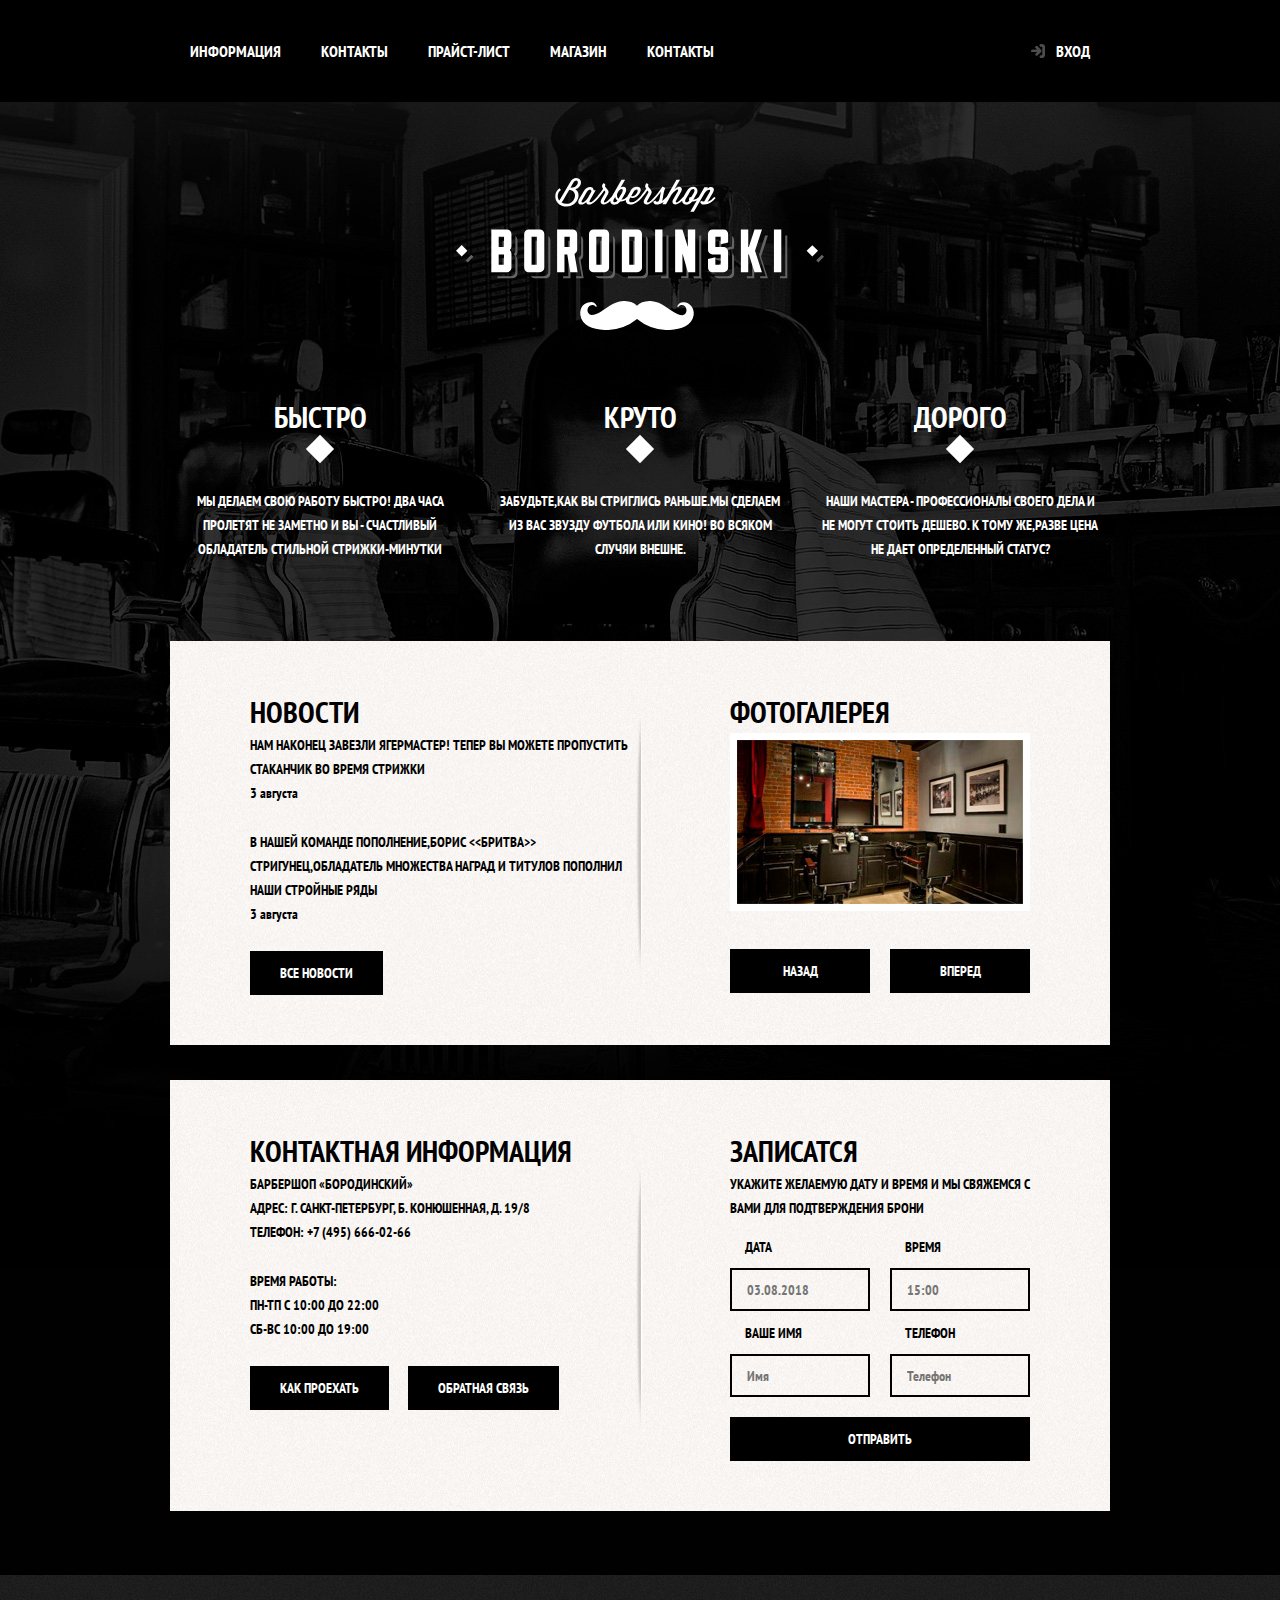
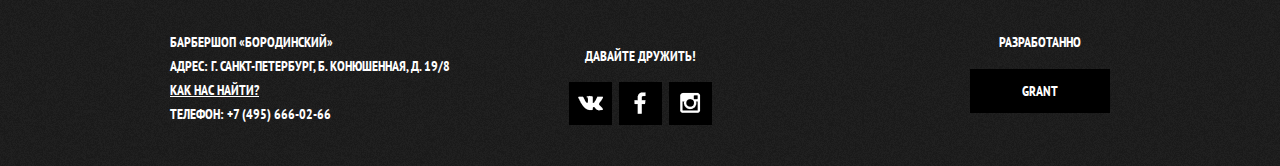
<file: Barber/indexB.html>
<!DOCTYPE html>
<html lang="ru"> 
<head>
	<meta charset="UTF-8">
	<title>Барбершоп Бородинский</title>
	<link href="https://fonts.googleapis.com/css?family=PT+Sans+Narrow:400,700&amp;subset=cyrillic" rel="stylesheet">

	<link rel="stylesheet" href="css/normalize.css">
	
	<link rel="stylesheet" href="css/Barber.css">
</head>
<body>
	<header class="main-header">
	<nav class="main-navigation">
		<a class="main-header-logo"><img src="img/index-logo.svg" width="368" height="153" alt="Логотипбарбершоп <<Бородинский>>"></a>
		<div class="main-navigation-wrapper">
		<div class="container">	
		<ul class="site-navigation">

			<li><a href="info.html" alt="Информация">Информация</a></li>	
			<li><a href="news.html" alt="Новости">Контакты</a></li>	
			<li><a href="prise-list.html" alt="Прайст-лист">Прайст-лист</a></li>
			<li><a href="catalog.html" alt="Магазин">Магазин</a></li>
			<li><a href="contacts.html" alt="Контакты">Контакты</a></li>
	</ul>
		<ul class="user-navigation">
		<li>
		<a class="login-link" href="login.html">Вход</a>
	</li>
	</ul>
	</div>
	</div>
	</li>
	</ul>
	</nav>		
	</header>	
	<main class="container">

		<h1 class="visually-hidden ">Барбершоп «бородинский»</h1>
		
		<section class="features">
		<h2 class="visually-hidden ">Преимущества</h2>
		<ul class="features-list">
			<li class="features-item">
		    	<h3>Быстро</h3>
		    <p>Мы делаем свою работу быстро! Два часа пролетят не заметно и вы - счастливый обладатель стильной стрижки-минутки</p>	
		</li>
		<li class="features-item">
		    	<h3>Круто</h3>
		    <p>Забудьте,как вы стриглись раньше.Мы сделаем из вас звузду футбола или кино! Во всяком случяи  внешне.</p>	
		</li>
		<li class="features-item">
		    	<h3>Дорого</h3>
		    <p>Наши мастера - профессионалы своего дела и не могут стоить дешево. К тому же,разве цена не дает определенный статус?</p>	
		</li>	
	</ul>	
	</section>
		<div class="index-columns">	
		<section class="news">
			<h2>Новости</h2>
			<ul class="news-list">
		<li class="news-item">
			<p>Нам наконец завезли Ягермастер! Тепер вы можете пропустить стаканчик во время стрижки </p>
			<time datatime="2018-08-03"> 3 августа</time> 				
		</li>	
		<li class="news-item">
			<p>В нашей команде пополнение,Борис <<Бритва>> Стригунец,обладатель множества наград и титулов пополнил наши стройные ряды</p>
			<time datatime="2018-08-03"> 3 августа</time> 	
		</li>
	</ul>
	<a class="button" href="news.html">Все новости</a>
	</section>
	
		<section class="gallery">
			<h2>Фотогалерея</h2>
			<div class="gallery-container">
			<figure class="gallery-content">
				<a href="#"><img src="img/studio.jpg" alt="Студия" width="286" height="164"></a>
			</figure>
			<button class="button gallery-button gallery-button-back" type="button">Назад</button>
			<button class="button gallery-button gallery-button-next" type="button">Вперед</button>
	</div>
	</section>	
	</div>	
	<div class="index-columns">
	<section class="contacts">
		<h2>Контактная информация</h2>	
		 <p>Барбершоп «БОРОДИНСКИЙ»<br>
         Адрес: г. Санкт-Петербург, б. Конюшенная, д. 19/8<br>		
         Телефон: +7 (495) 666-02-66
     </p>
		<p>
		Время работы:<br>
		пн-тп с 10:00 до 22:00<br>
		сб-вс 10:00 до 19:00
	</p>
		<a class="button" href="map.html">Как проехать</a>
		<a class="button" href="contacts.html">Обратная связь</a>
	</section>

	<section class="appointment">
			<h2>Записатся</h2>	
			<p class="appointment-info">Укажите желаемую дату и время и мы свяжемся с вами для подтверждения брони</p>
			<form class="appointment-form" action="https://echo.htmlacademy.ru" method="post">
				<p class="appointment-item">
				<label for="appointment-date">Дата</label>
				<input id="appointment-date" type="text" name="date" value="" placeholder="03.08.2018">	
			</p>

			<p class="appointment-item">
				<label for="appointment-time">Время</label>
				<input id="appointment-time" type="text" name="time" value="" placeholder="15:00">	
			</p>	
			
			<p class="appointment-item">
				<label for="appointment-name">Ваше имя</label>
				<input id="appointment-name" type="text" name="name" value="" placeholder="Имя">	
				</p>	

			<p class="appointment-item">
				<label for="appointment-phone">Телефон</label>
				<input id="appointment-phone" type="text" name="phone" value="" placeholder="Телефон">	
				</p>
				<button class="button" type="submit">Отправить</button>
					

			</form>
	</section>
	</div>
   </main>
  
   	<footer class="main-footer">
   		<div class="container clearfix">
	   	<div class="footer-contacts">
	   	Барбершоп «БОРОДИНСКИЙ»<br>
		Адрес: г. Санкт-Петербург, б. Конюшенная, д. 19/8<br>		
         <a class="modal-map-open" href="map.html">Как нас найти?</a><br>
         Телефон: +7 (495) 666-02-66		 			
   	</div>
 	  	<div class="footer-social">
		<p>Давайте дружить!</p>

		<a class="social-button social-button-vk" href="#"><span class="visually-hidden">Вконтакте</span></svg></a> 

   		<a class="social-button social-button-fb" href="#"><span class="visually-hidden">Фейсбук</span></a>
			 
		<a class="social-button social-button-inst" href="#"><span class="visually-hidden">Инстаграм</span></a>
			
   	</div>
   		<div class="footer-copyright">
   			<p>Разработанно</p>	
   			<a class="button" href="https://echo.htmlacademy.ru">Grant</a>
   		</div>
    </div>
   </footer>

   <div class="overlay"></div>
   
	<div class="modal">
	
	<section class="modal modal-login">

		<h2>Личный кабинет </h2>
		<p class="modal-description">Введите свой логин и пароль</p>
		<form class="login-form" action="https://echo.htmlacademy.ru" method="post">
		<p>
			<label class="visually-hidden" for="user-login">Логин</label>
				<input class="login-icon-user" id="user-login" type="text" name="login" value="" placeholder="Логин">	
		</p>	
		<p>
				<label class="visually-hidden" for="user-password">Пароль</label>
				<input class="login-icon-password" id="user-password" type="password" name="password" value="" placeholder="Пароль">	
		</p>	
		<p class="login-help">
				<label class="login-checkbox" >
				<input class="visually-hidden" name="remember" type="checkbox">
				<span class="checkbox-indicator"></span>
				Запомните меня
		</label>
			<a class="restore" href="#" >Я забыл пароль!</a>	
		</p>	
		<button class="button" type="submit">войти</button>
	</form>

	<button class="modal-close" type="button">Закрыть</button>
	
	</section>
	<section class="modal modal-map">
		<h2 class="visually-hidden">Как до нас добратся</h2>

		<iframe class="interactive-map" src="https://www.google.com/maps/embed?pb=!1m18!1m12!1m3!1d1998.5989424177644!2d30.320889251791787!3d59.93879686895888!2m3!1f0!2f0!3f0!3m2!1i1024!2i768!4f13.1!3m3!1m2!1s0x4696310fca5ba729%3A0xea9c53d4493c879f!2z0JHQvtC70YzRiNCw0Y8g0JrQvtC90Y7RiNC10L3QvdCw0Y8g0YPQuy4sIDE5LCDQodCw0L3QutGCLdCf0LXRgtC10YDQsdGD0YDQsywgMTkxMTg2!5e0!3m2!1sru!2sru!4v1460469051725" width="766" height="560" frameborder="0" style="border:0" allowfullscreen=""></iframe>
				
			<img class="visually-hidden" src="img/modal-map.jpg" width="780" height="560" alt="Офис компании по адресу ул.Пушкина д.Калатушкина">
				

		<button class="modal-close-2" type="button">Закрыть
		</button>
	</section>
	</div>
<script src="js/script.java"></script>
	
</body>
</html>
</file>
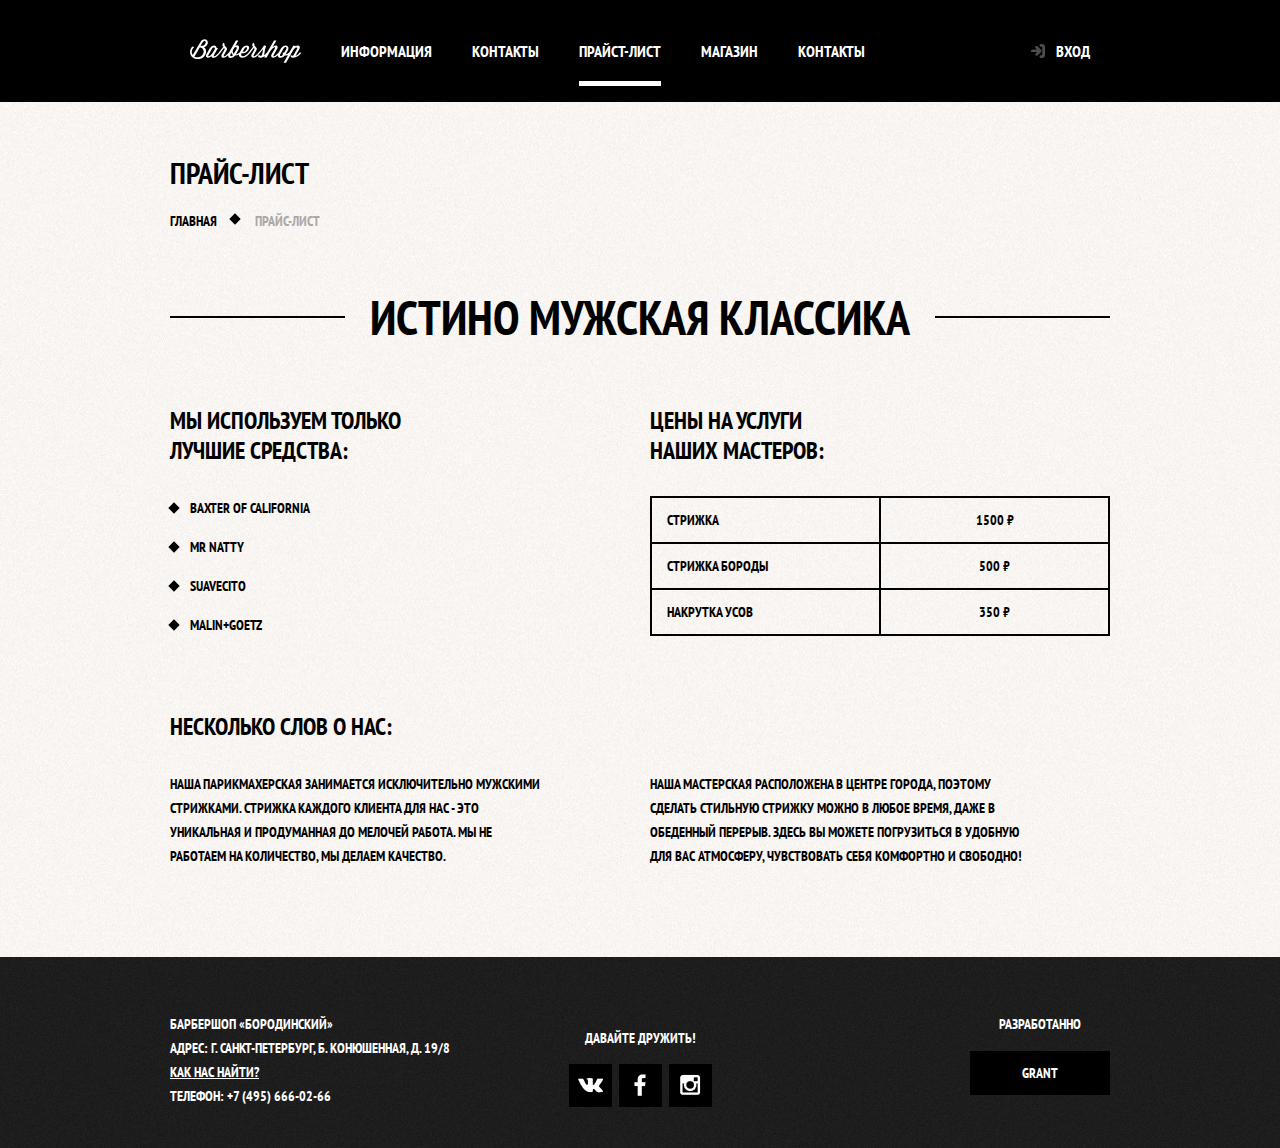
<file: Barber/prise-list.html>
<!DOCTYPE html>
<html lang="en">
<head>
	<meta charset="UTF-8">
	<title>prise-list</title>

	<link href="https://fonts.googleapis.com/css?family=PT+Sans+Narrow:400,700&amp;subset=cyrillic" rel="stylesheet">

	<link rel="stylesheet" href="css/Barber.css">

 	<link rel="stylesheet" href="css/normalize.css">

</head>
<body class="inner-page">
	<header class="main-header">
	<nav class="main-navigation container">
		<a class="main-header-logo" href="indexB.html"><img src="img/logo.svg" width="111" height="24" alt="Логотип барбершоп <<Бородинский>>"></a>
		<ul class="site-navigation">

			<li><a href="info.html" alt="Информация">Информация</a></li>	
			<li><a href="news.html" alt="Новости">Контакты</a></li>	
			<li class="site-navigation-current"><a alt="Прайст-лист">Прайст-лист</a></li>
			<li><a href="catalog.html" alt="Магазин">Магазин</a></li>
			<li><a href="contacts.html" alt="Контакты">Контакты</a></li>
	
	</ul>
		<ul class="user-navigation">
		<li>
		<a class="login-link" href="login.html">Вход</a>
	</li>	
	</ul>
	</nav>		
	</header>

	<main class="container">
		<h1 class="page-title">Прайс-лист</h1>

		<ul class="breadcrumbs">
			<div class="breadcrumbs-form-prise">
			<li><a href="indexB.html">Главная</a></li>
			<p class="breadcrumbs-current">Прайс-лист</p>
		
		</ul>
		</div>

		<section class="inner-content">
			<h2 class="big-heading">Истино мужская классика</h2>
		<div class="inner-columns">

			<div class="inner-column-left">

			<h3>Мы используем только<br>лучшие средства:</h2>
			<ul class="custom-list">
				<li>Baxter of California</li>
				<li>Mr Natty</li>
				<li>Suavecito</li>
				<li>Malin+Goetz</li>
			</ul>
		</div>
			<div class="inner-column-right">
			<h3>Цены на услуги<br>наших мастеров:</h2>
			<table class="custom-table">
				<tr>
					<td>Стрижка</td>
					<td>1500 ₽</td>
				</tr>
				<tr>
					<td>Стрижка бороды</td>
					<td>500 ₽</td>
				</tr>
				<tr>
					<td>Накрутка усов</td>
					<td>350 ₽</td>
				</tr>

		</table>
		</div>
		</div>
		<div class="inner-columns">

			<h3>Несколько слов о нас:</h3>

			<div class="inner-column-left">
			
			<p class="short-text">Наша парикмахерская занимается исключительно мужскими стрижками. Стрижка каждого клиента для нас - это уникальная и продуманная до мелочей работа. Мы не работаем на количество, мы делаем качество.</p></div>
			<div class="inner-column-right">
			<p class="short-text">Наша мастерская расположена в центре города, поэтому сделать стильную стрижку можно в любое время, даже в обеденный перерыв. Здесь вы можете погрузиться в удобную для вас атмосферу, чувствовать себя комфортно и свободно!</p>
			</div>
			</div>

		</section>

		
	</main>



















	<footer class="main-footer">
   		<div class="container clearfix">
	   	<div class="footer-contacts">
	   	Барбершоп «БОРОДИНСКИЙ»<br>
		Адрес: г. Санкт-Петербург, б. Конюшенная, д. 19/8<br>		
         <a href="map.html">Как нас найти?</a><br>
         Телефон: +7 (495) 666-02-66		 			
   	</div>
 	  	<div class="footer-social">
		<p>Давайте дружить!</p>

		<a class="social-button social-button-vk" href="#"><span class="visually-hidden">Вконтакте</span></svg></a> 

   		<a class="social-button social-button-fb" href="#"><span class="visually-hidden">Фейсбук</span></a>
			 
		<a class="social-button social-button-inst" href="#"><span class="visually-hidden">Инстаграм</span></a>
			
   	</div>
   		<div class="footer-copyright">
   			<p>Разработанно</p>	
   			<a class="button" href="https://echo.htmlacademy.ru">Grant</a>
   		</div>
    </div>
   </footer>
	
</body>
</html>
</file>
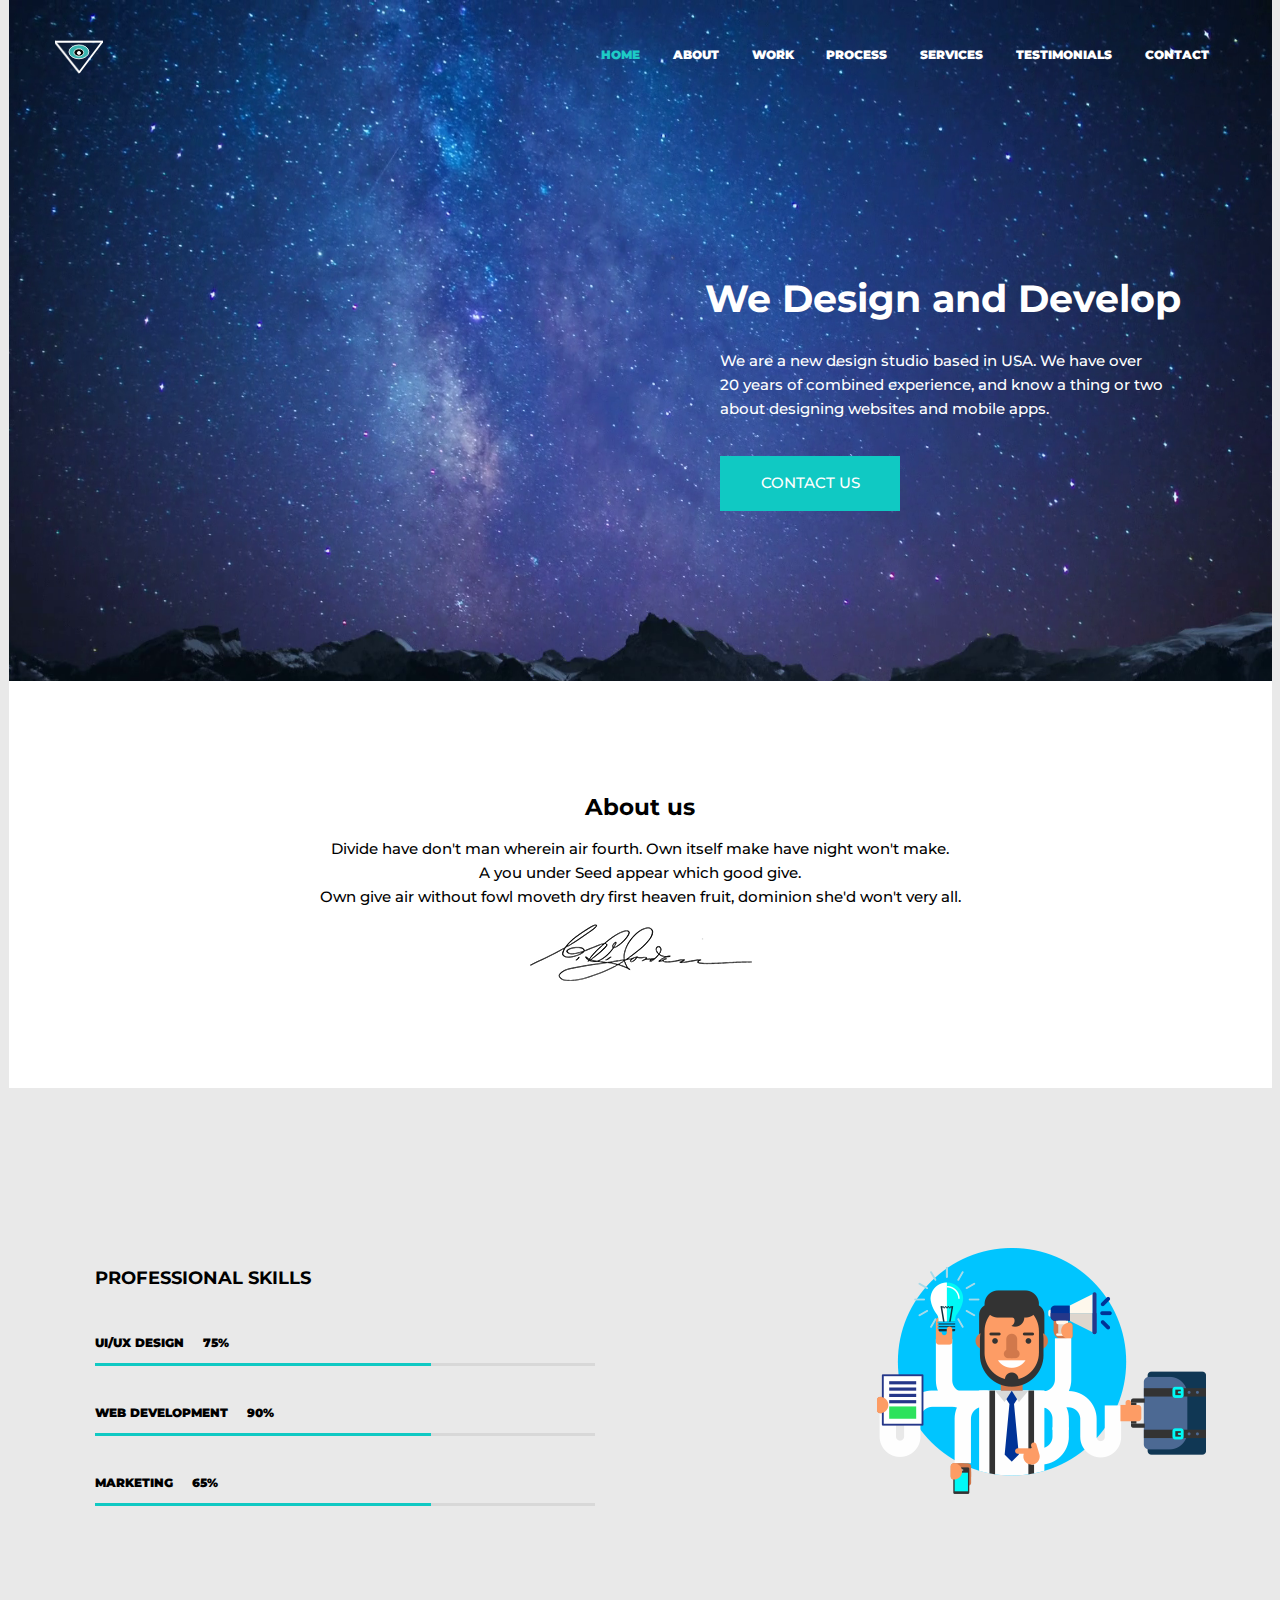
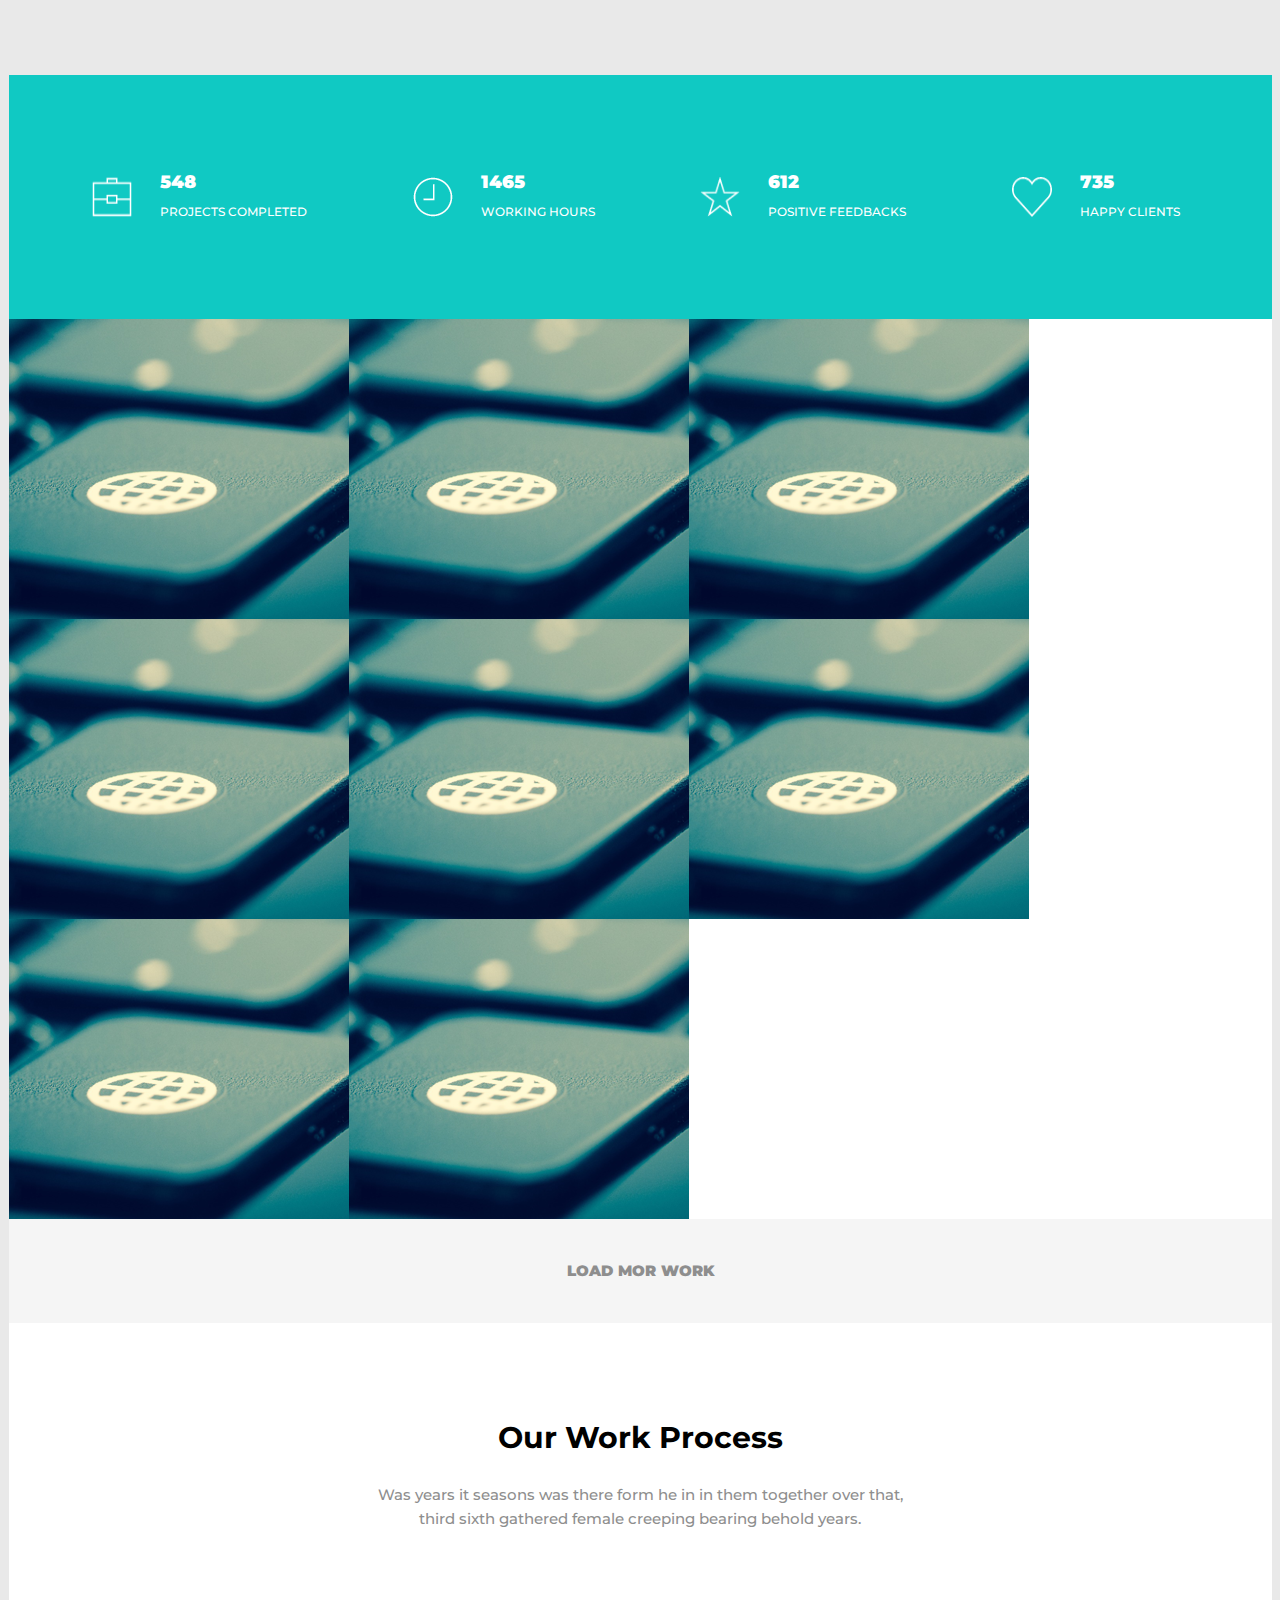
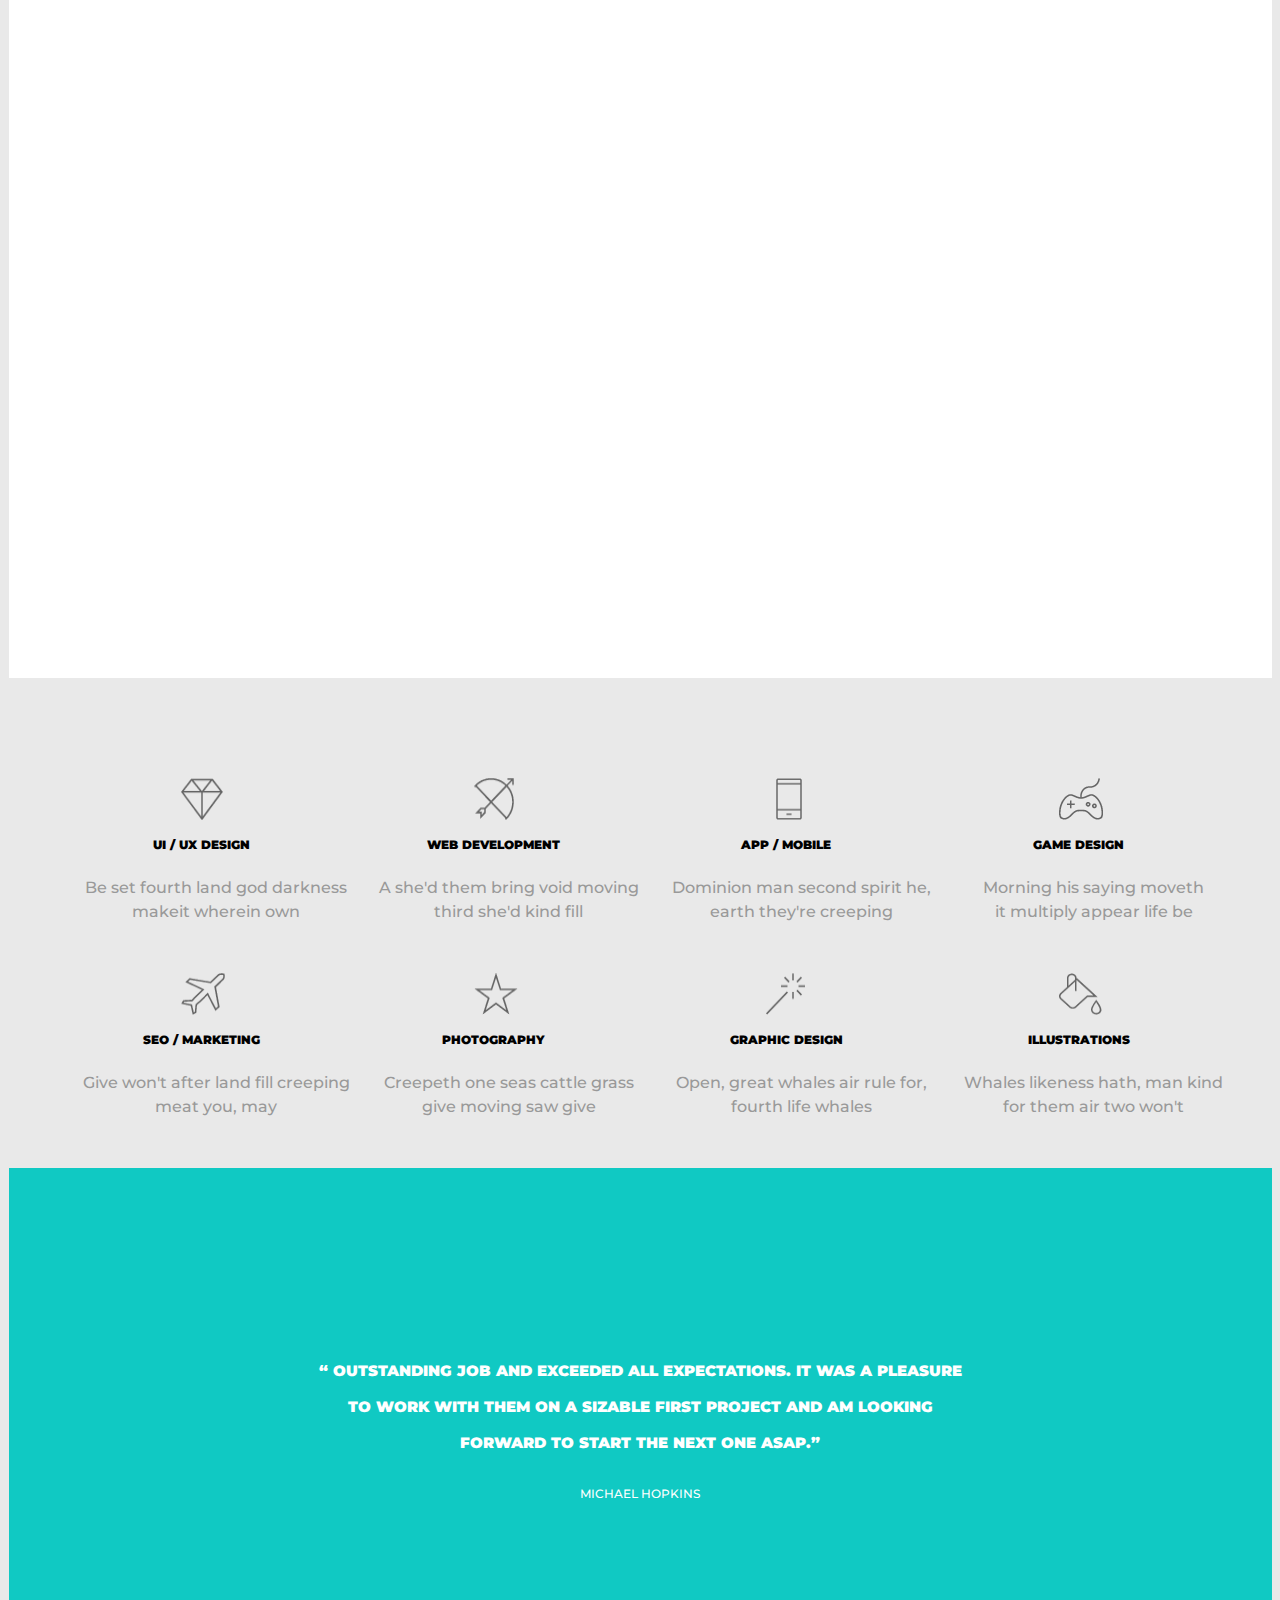
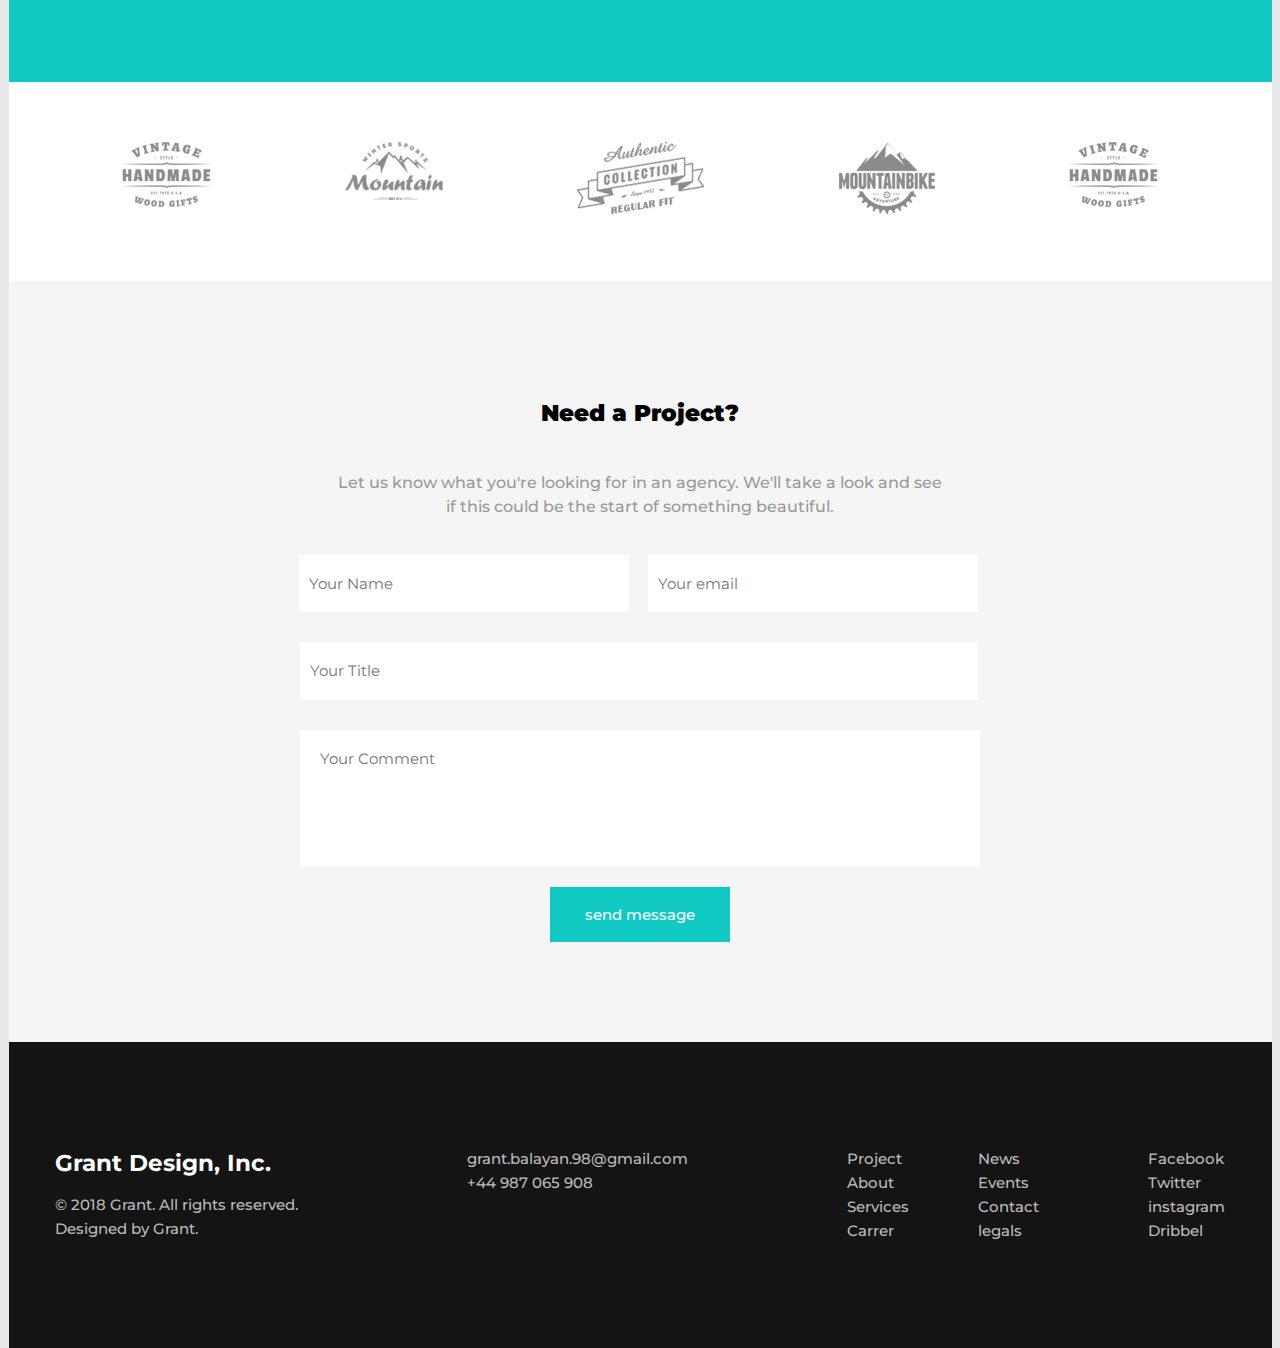
<file: MyProjecr/pro.html>
<!DOCTYPE html>
<html lang="en">
<head>
	<meta charset="UTF-8">
	<title>MyProject</title>
	<link href="https://fonts.googleapis.com/css?family=Montserrat:400,500" rel="stylesheet">
	<link rel="stylesheet" href="css/pro.css">
	<link rel="stylesheet" href="css/normalize.css">
</head>
<body>
	<main class="main-container">
	<section class="background">

	<main class="container">



		<header class="main-header">

			<nav class="main-navigation">

		<img class="header-logo" src="img/logo-2.png" alt="logo">

		<ul class="nav">
			<li><a class="nav-button-current">home</a></li>
			<li><a class="nav-button" href="#">about</a></li>
			<li><a class="nav-button" href="#">work</a></li>
			<li><a class="nav-button" href="#">process</a></li>
			<li><a class="nav-button" href="#">services</a></li>
			<li><a class="nav-button" href="#">testimonials</a></li>
			<li><a class="nav-button" href="#">contact</a></li>
		</ul>
		</nav>
	</header>


	<section class="History">

		<div class="history-item">

			    <h1>We Design and Develop</h1>
					<div class="history-text">
					<p>We are a new design studio based in USA. 
					We have over<br>20 years of combined experience, and know a thing or two<br>about designing websites and mobile apps.		
				</p>
				<a class="button"><p>contact us</p></a>
		</div>
	</main>
	</div>
	</section>
</section>

	<section class="about">

		<h2>About us</h2>
		<p>Divide have don't man wherein air fourth. Own itself make have night won't make. <br> 
		A you under Seed appear which good give. <br> Own give air without fowl moveth dry first 
		heaven fruit, dominion she'd won't very all.</p>	
		<img src="img/signature.png" alt="signature">
	</section>
<main class="container">
	<section class="skilss">
		<div class="skilss-item">
			<h2>Professional Skills</h2>

			<ul class="skilss-list">
				<li>UI/UX Design <span>75%</span></li>
				<p class="line"></p>
				<p class="blue-line"></p>
				<li>web development <span>90%</span></li>
				<p class="line"></p>		
				<p class="blue-line"></p>
				<li>marketing <span>65%</span></li>
				<p class="line"></p>
				<p class="blue-line"></p>
			</ul>
	</div>

	<section class="skilss-img">
			<img src="img/skilss.png" alt="">
		
		</section>
			
	</section>	
</main>
	<section class="reviews">

		<ul class="reviews-item">

			<img src="img/rev-item-1.png" alt="case">
			<li><span>548</span><br><p>projects completed</p></li> 

			<img src="img/rev-item-2.png" alt="times">
			<li><span>1465</span><br><p>WORKING HOURS</p></li>

			<img src="img/rev-item-3.png" alt="feadback">
			<li><span>612</span><br> </img><p>POSITIVE FEEDBACKS</p></li>

			<img src="img/rev-item-4.png" alt="clients">
			<li><span>735</span><br></img><p>HAPPY CLIENTS</p></li>

		</ul>

	</section>

	<section class="images">

		<img src="img/340x300.png" alt="">
		<img src="img/340x300.png" alt="">
		<img src="img/340x300.png" alt="">
		<img src="img/340x300.png" alt="">
		<img src="img/340x300.png" alt="">
		<img src="img/340x300.png" alt="">
		<img src="img/340x300.png" alt="">
		<img src="img/340x300.png" alt="">

		<a href="" class="button-img">load mor work</a>

	</section>

	<section class="work-process">
		<h2>Our Work Process</h2>
		<p>Was years it seasons was there form he in in them together over that,<br>third sixth gathered female creeping bearing behold years. 
			</p>
		<div class="video">
			<iframe width="1160" height="575" src="https://www.youtube.com/embed/K7_bpmlAhX4" frameborder="0" allow="autoplay; encrypted-media" allowfullscreen></iframe>
		</div>

	</section>

	<section class="services">

	<main class="container">

		<ul class="services-item">
			
			<li><img src="img/servise-item-diamond.png" alt="diamond" width="42" height="42"><span>ui / ux design</span><p>Be set fourth land god darkness<br>makeit wherein own</p></li>
		
			<li><img src="img/servise-item-arc.png" alt="arc"width="40" height="42"><span>web development</span><p>A she'd them bring void moving<br>third she'd kind fill</p></li>

			<li><img src="img/servise-item-phone.png" alt="phone" width="26" height="42" class="services-phone"><span>app / mobile</span><p>Dominion man second spirit he,<br> earth they're creeping</p></li>

			<li><img src="img/servise-item-joy.png" alt="joy"width="44" height="42"><span>game design</span><p>Morning his saying moveth<br> it  multiply appear life be</p></li>

			<li><img src="img/servise-item-plane.png" alt="plane"width="44" height="42" class="item-1"><span>SEO / marketing</span><p>Give won't after land fill creeping meat you, may</p></li>

			<li><img src="img/servise-item-star.png" alt="star"width="44" height="42" class="item-2"><span>photography</span><p>Creepeth one seas cattle grass<br>give moving saw give</p></li>

			<li><img src="img/servise-item-wand.png" alt="wand"width="39" height="42" class="item-3"><span>graphic design</span><p>Open, great whales air rule for,<br>fourth life whales</p></li>

			<li><img src="img/servise-item-bucket.png" alt="bucket"width="43" height="42" class="item-4"><span>illustrations</span><p>Whales likeness hath, man kind<br>for them air two won't</p></li>

		</ul>

	</main>

	</section>

	<section class="slider">

		<p>“ Outstanding job and exceeded all expectations. It was a pleasure<br>	 
		to work with them on a sizable first project and am looking<br> 
		forward to start the next one asap.”</p>
		<span>Michael Hopkins</span>
		
	</section>

	<section class="clients">
	
<main class="container">
		<ul class="clients-item">
			<li><img src="img/clients-1.png" alt="Handmade"></li>
			<li><img src="img/clients-2.png" alt="Monntain"></li>
			<li><img src="img/clients-3.png" alt="Collectin"></li>
			<li><img src="img/clients-4.png" alt="Mountainbike"></li>
			<li><img src="img/clients-5.png" alt="Handmade"></li>
		</ul>
	</main>
	</section>

	<section class="project">

		<h2>Need a Project?</h2>

			<p>Let us know what you're looking for in an agency. We'll take a look and see<br> if this could be the start of something beautiful.</p>

		<form class="project-form" action="">

			<label class="visually-hidden" for="user-name">Логин</label>
			<input class="form-user-name" type="name" id="user-name" placeholder="Your Name" >

			<label class="visually-hidden" for="user-email">Почта</label>
			<input class="form-user-email" type="email" id="user-email" placeholder="Your email" >

			<label class="visually-hidden" for="user-Title">Название</label>
			<input class="form-user-Title" type="Title" id="user-Title" placeholder="Your Title" >

			<label class="visually-hidden" for="user-Comment">Комментарии</label>
			<input class="form-user-Comment" type="Comment" id="user-Comment" placeholder="Your Comment" >

			<button type="submit" class="button button-form">send message</button>

		</form>

		</section>

		<footer class="main-footer">

		<main class="container">

			<div class="copyrite">

				<h2>Grant Design, Inc.</h2>
		
				<p>© 2018 Grant. All rights reserved.<br>Designed by Grant.</p>

			</div>

			<p class="email">grant.balayan.98@gmail.com <br> +44 987 065 908 </p>

			<ul class="about-list">
				<li>Project</li>
				<li>About</li>
				<li>Services</li>
				<li>Carrer</li>	

			</ul>
				<ul class="about-list-2">

				<li>News</li>
				<li>Events</li>
				<li>Contact</li>
				<li>legals</li>

			</ul>

			<div class="social">

				<ul>
					<li><a href="#">Facebook</a></li>
					<li><a href="#">Twitter</a></li>
					<li><a href="#">instagram</a></li>
					<li><a href="#">Dribbel</a></li>
				</ul>

			</div>

		</main>

		</footer>
	</section>

</main>	

</body>
</html>
</file>
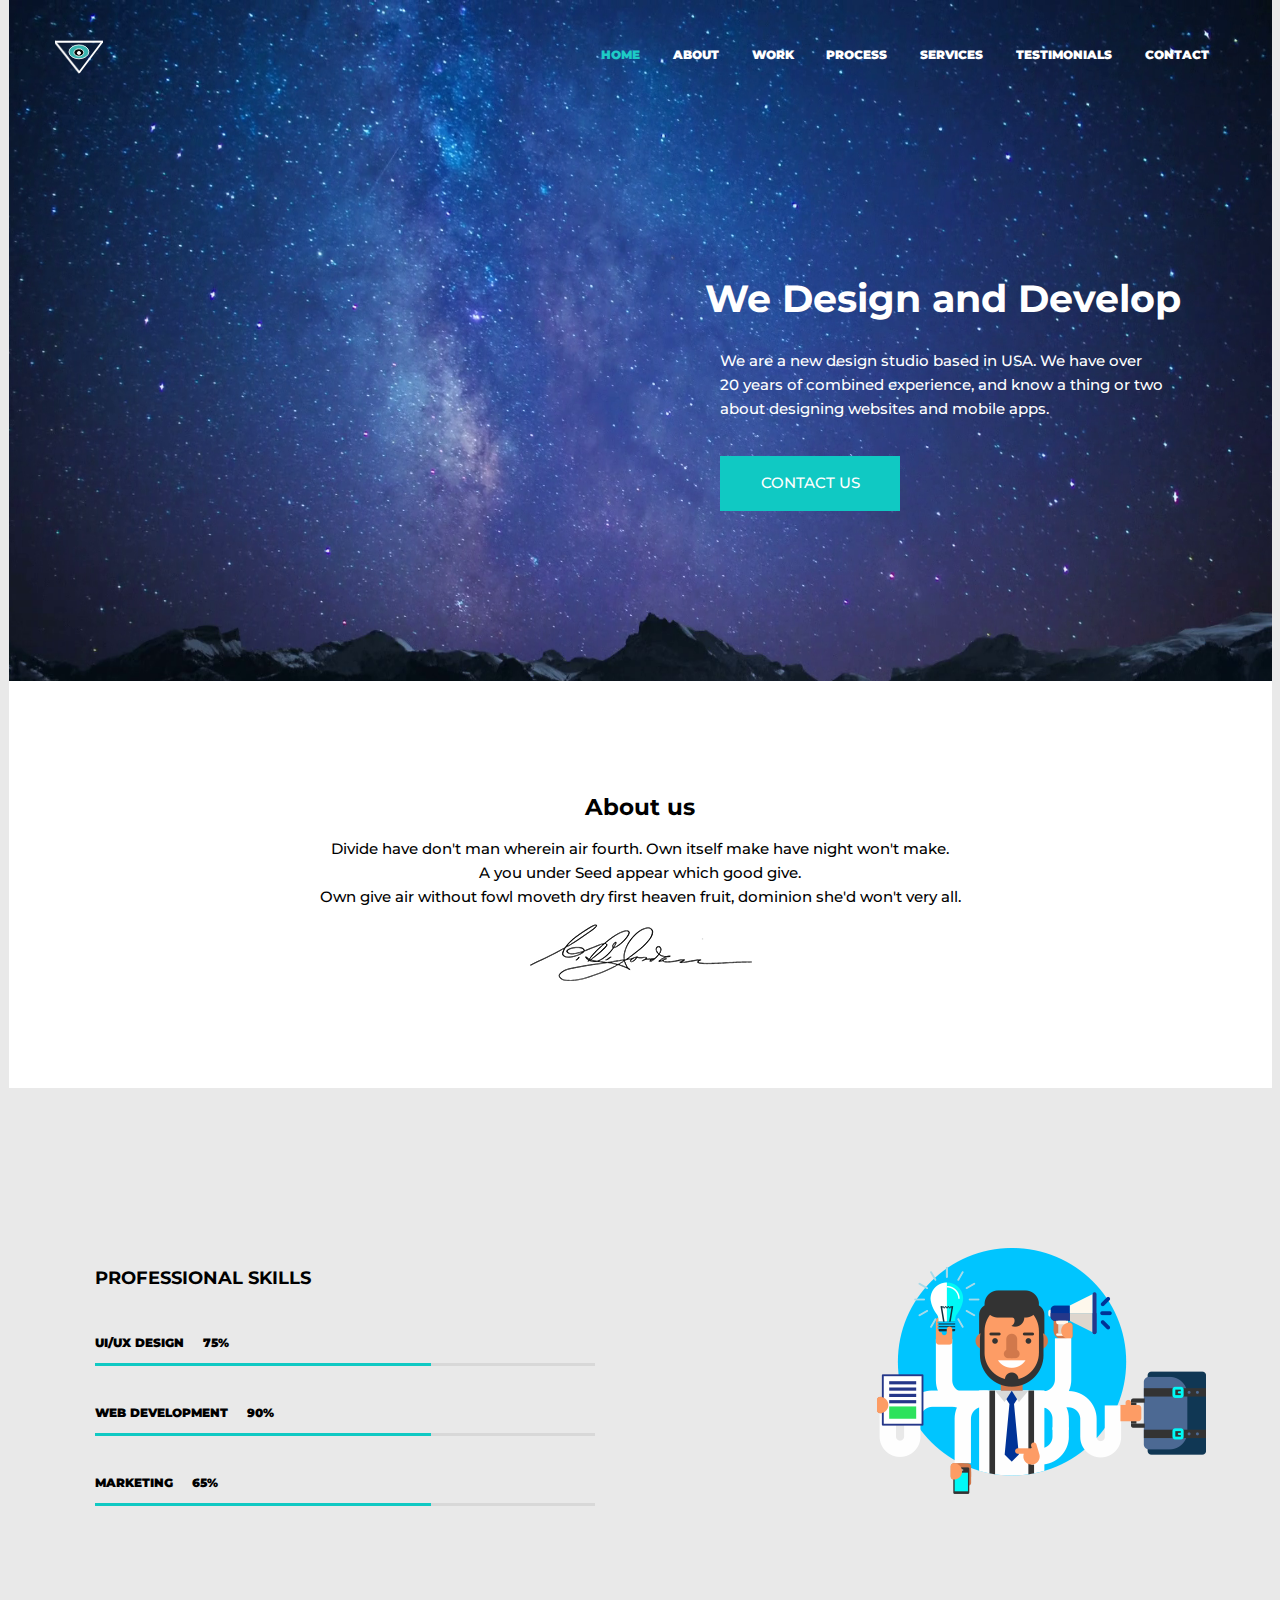
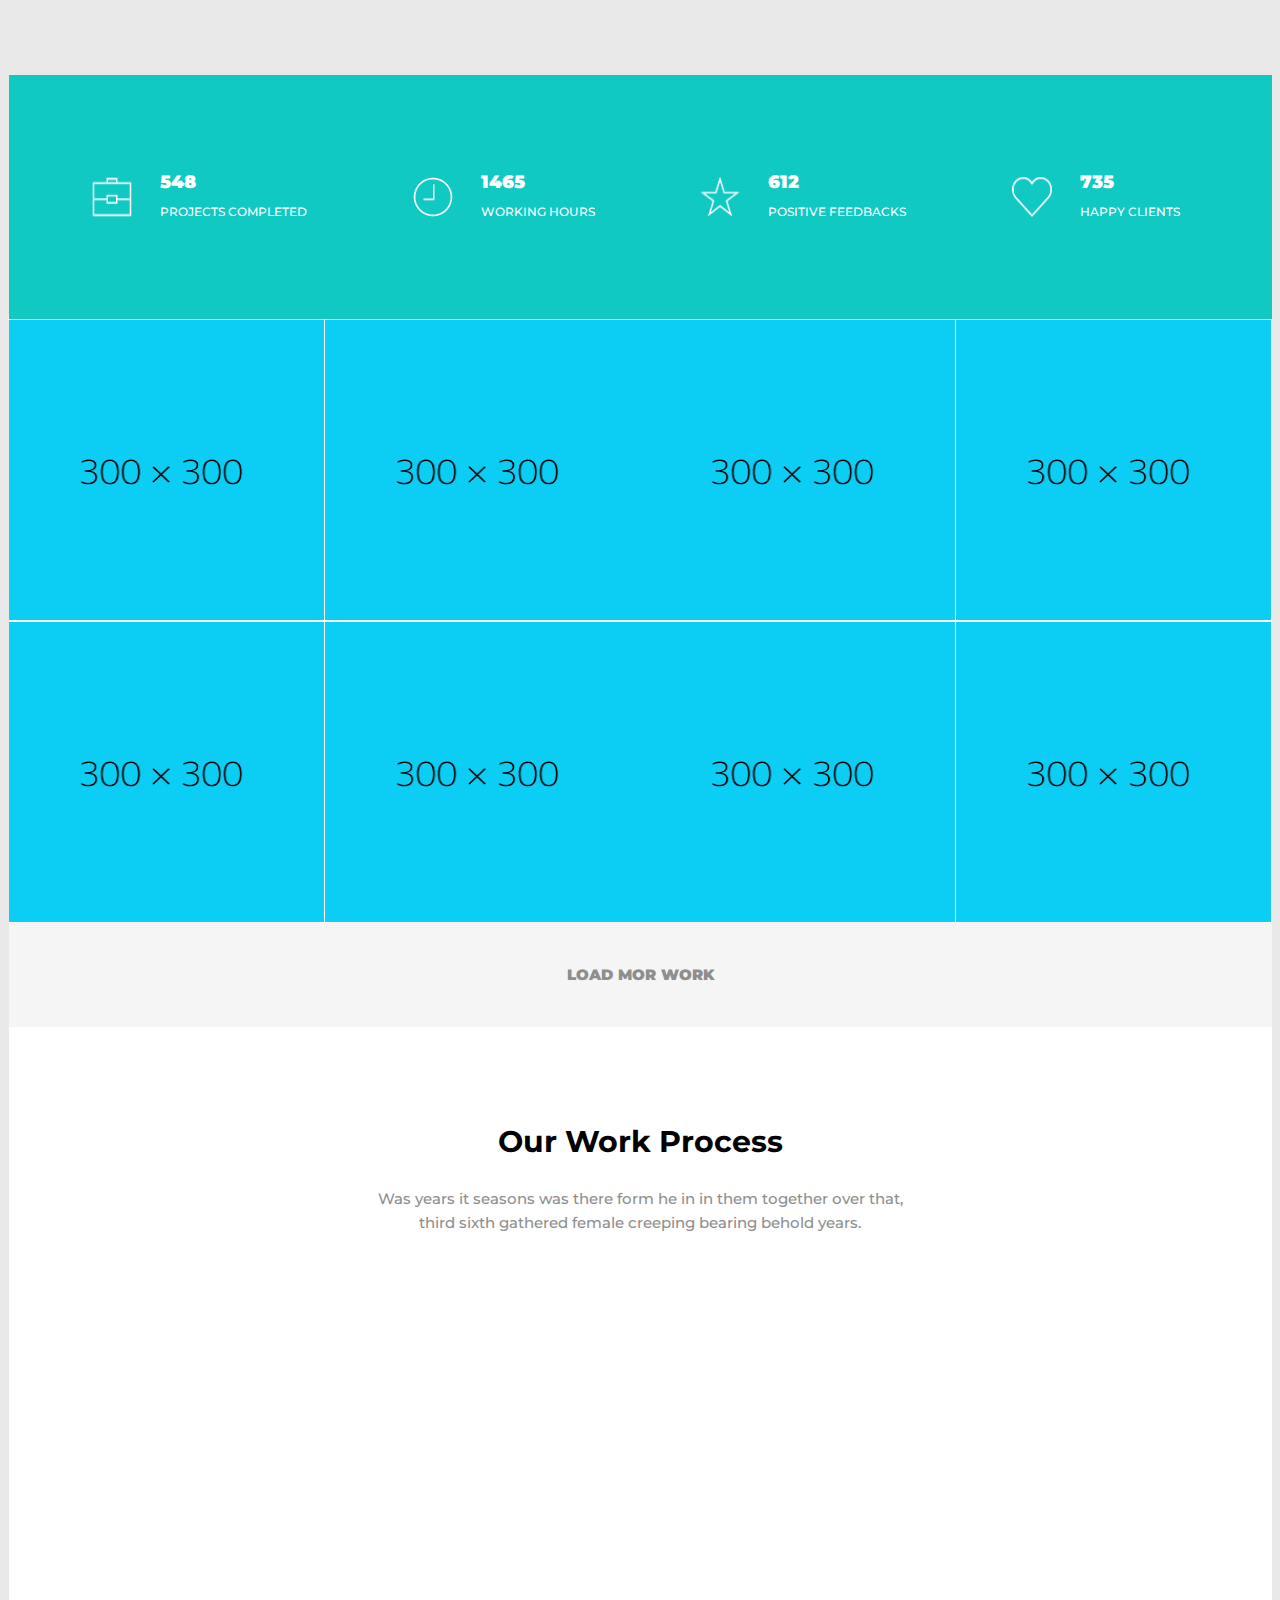
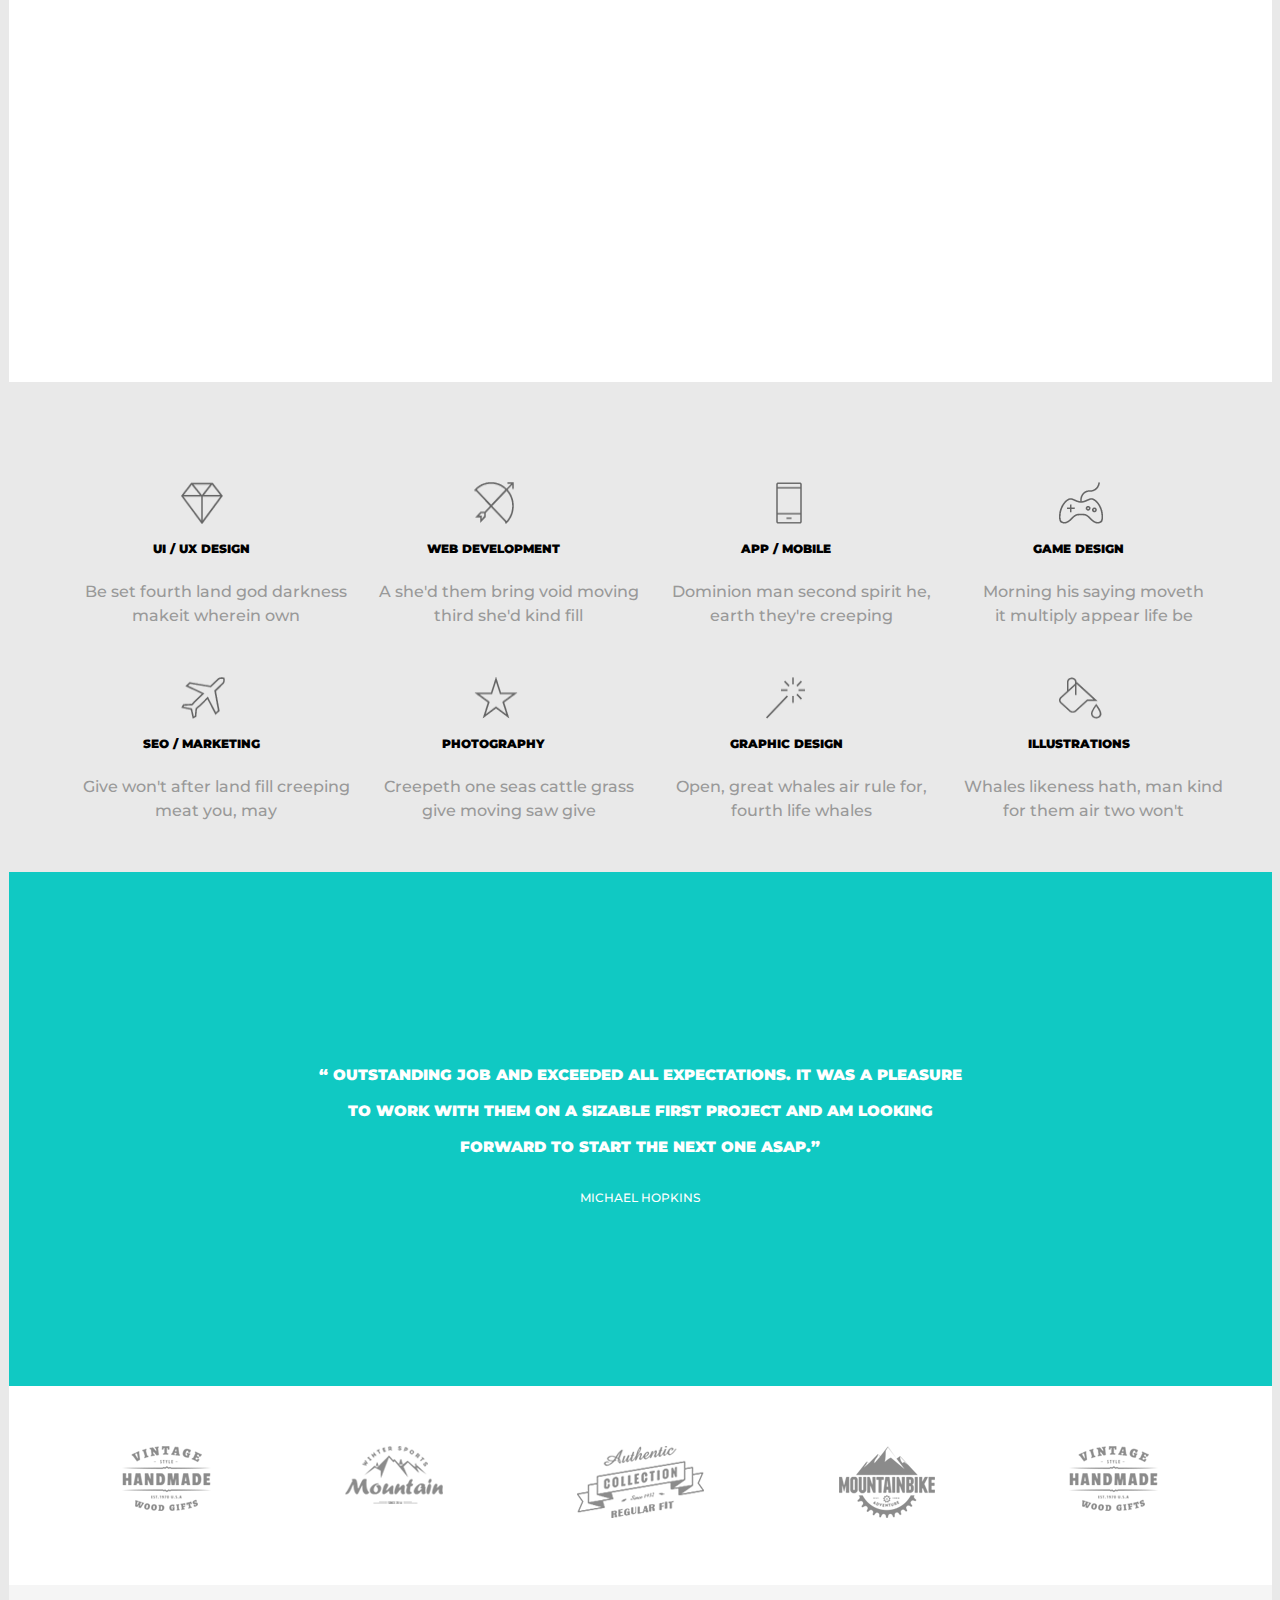
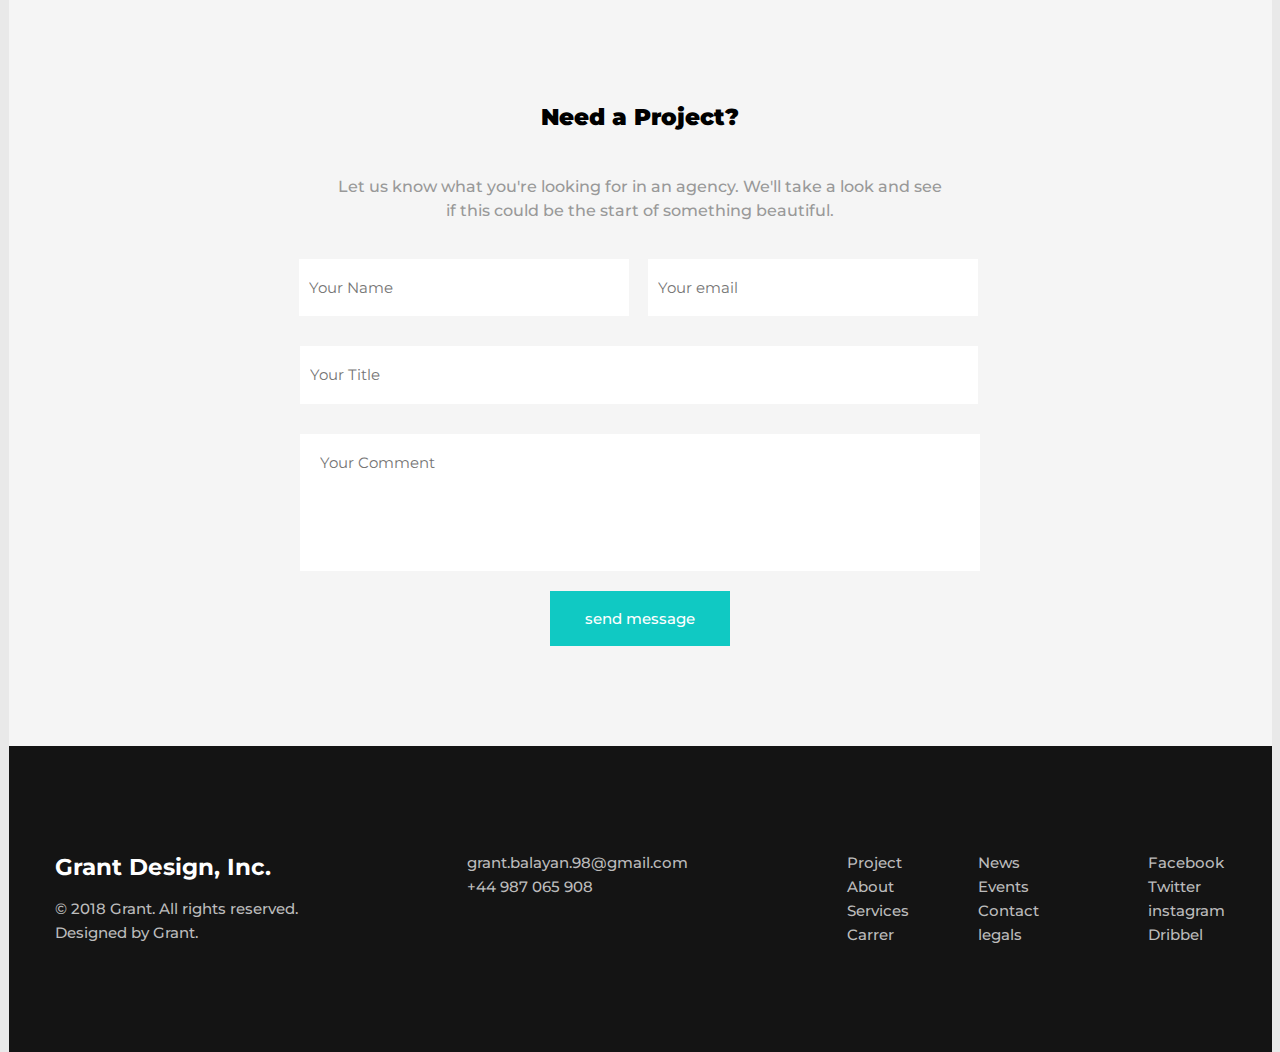
<file: MyProject/index-pro.html>
<!DOCTYPE html>
<html lang="en">
<head>
	<meta charset="UTF-8">
	<title>MyProject</title>
	<link href="https://fonts.googleapis.com/css?family=Montserrat:400,500" rel="stylesheet">
	<link rel="stylesheet" href="css/pro.css">
	<link rel="stylesheet" href="css/normalize.css">
</head>
<body>
	<main class="main-container">
	<section class="background">

	<main class="container">



		<header class="main-header">

			<nav class="main-navigation">

		<img class="header-logo" src="img/logo-2.png" alt="logo">

		<ul class="nav">
			<li><a class="nav-button-current">home</a></li>
			<li><a class="nav-button" href="#">about</a></li>
			<li><a class="nav-button" href="#">work</a></li>
			<li><a class="nav-button" href="#">process</a></li>
			<li><a class="nav-button" href="#">services</a></li>
			<li><a class="nav-button" href="#">testimonials</a></li>
			<li><a class="nav-button" href="#">contact</a></li>
		</ul>
		</nav>
	</header>


	<section class="History">

		<div class="history-item">

			    <h1>We Design and Develop</h1>
					<div class="history-text">
					<p>We are a new design studio based in USA. 
					We have over<br>20 years of combined experience, and know a thing or two<br>about designing websites and mobile apps.		
				</p>
				<a class="button"><p>contact us</p></a>
		</div>
	</main>
	</div>
	</section>
</section>

	<section class="about">

		<h2>About us</h2>
		<p>Divide have don't man wherein air fourth. Own itself make have night won't make. <br> 
		A you under Seed appear which good give. <br> Own give air without fowl moveth dry first 
		heaven fruit, dominion she'd won't very all.</p>	
		<img src="img/signature.png" alt="signature">
	</section>
<main class="container">
	<section class="skilss">
		<div class="skilss-item">
			<h2>Professional Skills</h2>

			<ul class="skilss-list">
				<li>UI/UX Design <span>75%</span></li>
				<p class="line"></p>
				<p class="blue-line"></p>
				<li>web development <span>90%</span></li>
				<p class="line"></p>		
				<p class="blue-line"></p>
				<li>marketing <span>65%</span></li>
				<p class="line"></p>
				<p class="blue-line"></p>
			</ul>
	</div>

	<section class="skilss-img">
			<img src="img/skilss.png" alt="">
		
		</section>
			
	</section>	
</main>
	<section class="reviews">

		<ul class="reviews-item">

			<img src="img/rev-item-1.png" alt="case">
			<li><span>548</span><br><p>projects completed</p></li> 

			<img src="img/rev-item-2.png" alt="times">
			<li><span>1465</span><br><p>WORKING HOURS</p></li>

			<img src="img/rev-item-3.png" alt="feadback">
			<li><span>612</span><br> </img><p>POSITIVE FEEDBACKS</p></li>

			<img src="img/rev-item-4.png" alt="clients">
			<li><span>735</span><br></img><p>HAPPY CLIENTS</p></li>

		</ul>

	</section>

	<section class="images">

		<img src="img/300x300.png" alt="">
		<img src="img/300x300.png" alt="">
		<img src="img/300x300.png" alt="">
		<img src="img/300x300.png" alt="">
		<img src="img/300x300.png" alt="">
		<img src="img/300x300.png" alt="">
		<img src="img/300x300.png" alt="">
		<img src="img/300x300.png" alt="">

		
		<a href="" class="button-img">load mor work</a>

	</section>

	<section class="work-process">
		<h2>Our Work Process</h2>
		<p>Was years it seasons was there form he in in them together over that,<br>third sixth gathered female creeping bearing behold years. 
			</p>
		<div class="video">
			<iframe width="1160" height="575" src="https://www.youtube.com/embed/rj73lCWeZQw" frameborder="0" allow="autoplay; encrypted-media" allowfullscreen></iframe>
		</div>

	</section>

	<section class="services">

	<main class="container">

		<ul class="services-item">
			
			<li><img src="img/servise-item-diamond.png" alt="diamond" width="42" height="42"><span>ui / ux design</span><p>Be set fourth land god darkness<br>makeit wherein own</p></li>
		
			<li><img src="img/servise-item-arc.png" alt="arc"width="40" height="42"><span>web development</span><p>A she'd them bring void moving<br>third she'd kind fill</p></li>

			<li><img src="img/servise-item-phone.png" alt="phone" width="26" height="42" class="services-phone"><span>app / mobile</span><p>Dominion man second spirit he,<br> earth they're creeping</p></li>

			<li><img src="img/servise-item-joy.png" alt="joy"width="44" height="42"><span>game design</span><p>Morning his saying moveth<br> it  multiply appear life be</p></li>

			<li><img src="img/servise-item-plane.png" alt="plane"width="44" height="42" class="item-1"><span>SEO / marketing</span><p>Give won't after land fill creeping meat you, may</p></li>

			<li><img src="img/servise-item-star.png" alt="star"width="44" height="42" class="item-2"><span>photography</span><p>Creepeth one seas cattle grass<br>give moving saw give</p></li>

			<li><img src="img/servise-item-wand.png" alt="wand"width="39" height="42" class="item-3"><span>graphic design</span><p>Open, great whales air rule for,<br>fourth life whales</p></li>

			<li><img src="img/servise-item-bucket.png" alt="bucket"width="43" height="42" class="item-4"><span>illustrations</span><p>Whales likeness hath, man kind<br>for them air two won't</p></li>

		</ul>

	</main>

	</section>

	<section class="slider">

		<p>“ Outstanding job and exceeded all expectations. It was a pleasure<br>	 
		to work with them on a sizable first project and am looking<br> 
		forward to start the next one asap.”</p>
		<span>Michael Hopkins</span>
		
	</section>

	<section class="clients">
	
<main class="container">
		<ul class="clients-item">
			<li><img src="img/clients-1.png" alt="Handmade"></li>
			<li><img src="img/clients-2.png" alt="Monntain"></li>
			<li><img src="img/clients-3.png" alt="Collectin"></li>
			<li><img src="img/clients-4.png" alt="Mountainbike"></li>
			<li><img src="img/clients-5.png" alt="Handmade"></li>
		</ul>
	</main>
	</section>

	<section class="project">

		<h2>Need a Project?</h2>

			<p>Let us know what you're looking for in an agency. We'll take a look and see<br> if this could be the start of something beautiful.</p>

		<form class="project-form" action="">

			<label class="visually-hidden" for="user-name">Логин</label>
			<input class="form-user-name" type="name" id="user-name" placeholder="Your Name" >

			<label class="visually-hidden" for="user-email">Почта</label>
			<input class="form-user-email" type="email" id="user-email" placeholder="Your email" >

			<label class="visually-hidden" for="user-Title">Название</label>
			<input class="form-user-Title" type="Title" id="user-Title" placeholder="Your Title" >

			<label class="visually-hidden" for="user-Comment">Комментарии</label>
			<input class="form-user-Comment" type="Comment" id="user-Comment" placeholder="Your Comment" >

			<button type="submit" class="button button-form">send message</button>

		</form>

		</section>

		<footer class="main-footer">

		<main class="container">

			<div class="copyrite">

				<h2>Grant Design, Inc.</h2>
		
				<p>© 2018 Grant. All rights reserved.<br>Designed by Grant.</p>

			</div>

			<p class="email">grant.balayan.98@gmail.com <br> +44 987 065 908 </p>

			<ul class="about-list">
				<li>Project</li>
				<li>About</li>
				<li>Services</li>
				<li>Carrer</li>	

			</ul>
				<ul class="about-list-2">

				<li>News</li>
				<li>Events</li>
				<li>Contact</li>
				<li>legals</li>

			</ul>

			<div class="social">

				<ul>
					<li><a href="#">Facebook</a></li>
					<li><a href="#">Twitter</a></li>
					<li><a href="#">instagram</a></li>
					<li><a href="#">Dribbel</a></li>
				</ul>

			</div>

		</main>

		</footer>
	</section>

</main>	

</body>
</html>
</file>
<file: Design/css/style.css>
body{
    font-family: 'Lato', sans-serif;
    font-size: 16px;
    font-weight: normal;
    background: #000;
}

a{
    color: white;
    text-decoration: none;
}

.header{
    display: flex;
    justify-content: space-between;
    align-items: center;
    min-height: 125px;
    position: absolute;
    top: 0;
    z-index: 3;
    width: 100%;
}

.header__logo{
    display: block;
    margin-left: 100px;
    width: 214px;
}

.container{
    max-width: 1170px;
    margin: 0 auto;
    padding: 10px;
    z-index: 5;
    box-sizing: border-box;
}

.header-wrapper{
    width: 100%;
    padding-right: 10rem;
}

.header-menu{
    display: flex;
    justify-content: flex-start;
    font-size: 16px;

}

.header-menu__list{
    padding-right: 45px;
    list-style: none;
}

.header-menu__list-item{
    position: relative;
    padding: 10px 0px;
    transition: 1s linear;
}

.header-menu__list-item::after{
    display: inline-block;
    content: "";
    position: absolute;
    top: 0;
    bottom: 0;
    left: 0;
    right: 0;
    width: 90%;
    margin: 0 auto;
    border-bottom: solid #fff 3px ;
    opacity: 0;
    transition: .5s;
    
}

.header-menu__list-item:hover::after,
.header-menu__list-item:focus::after{
    opacity: 1;    
}

.header-menu__list-item--active::after{
    display: inline-block;
    content: "";
    position: absolute;
    top: 0;
    bottom: 0;
    left: 0;
    right: 0;
    width: 90%;
    margin: 0 auto;
    border-bottom: solid #fff 3px ;
    opacity: 1;
    transition: .5s;
    
}

.burger-menu{
    display: none;
}


.header-info{
    display: flex;
    flex-wrap: wrap;
    flex-direction: column;
    width: 320px;
}

.header-info__phone{
    display: flex;
    
}

.header-info__phone-img{
    padding: 90px 5px 5px ;
    width: 23px;
    height: 23px;
    background-color: #f7941d;
    margin-bottom: 3px;
}

.header-info__phone-number{
    font-size: 24px;
    font-weight: bold;
    align-self: flex-end;
    padding: 0px 0px 7px 9px;

}

.header-info__web-site{
    display: flex;
}

.header-info__web-site-img{
    padding: 5px;
    width: 23px;
    height: 23px;
    background-color: #f7941d;
}

.header-info__domain{
    font-size: 16px;
    align-self: center;
    padding: 0px 0px 7px 9px;
}

.main-header{
    text-align: left;
}

.swiper-container{
    width: 100%;    
}

.swiper-slide{
    height: 100vh;
}

.swiper-pagination-bullet{
    background-color: #c8c8c8;
}

.swiper-pagination-bullet-active{
    background-color: #c2781f;
    max-width: 20px;
    max-height: 20px;
}

.header-content{
    display: flex;
    align-items: center;
    justify-content: center;
    flex-direction: column;
    background-size: cover;
    background-position: 100% 100%;
    width: 100%;
    height: 100vh;
    min-height: 500px;
}

.header-content__tittle{
  font-size: 100px;
  color: white;  
  line-height: 120px;
  text-transform: uppercase;
  padding-left: 250px;
  margin-bottom: 0px;
}

.header-content__description{
    font-size: 40px;
    color: white;
    line-height: 0px;
    font-weight: 100; 
    padding-left: 250px; 
}
  
.image-1{
    background-image: url(../image/header-image1.webp);
}

.image-2{
    background-image: url(../image/design2.jpg);
}

.image-3{
    background-image: url(../image/header-image1.webp);
}

.about-us {
    background-color: #fff;
    margin: 0;
    padding: 200px 0px 0px 0px ;
}

.about-us__wrapper{
    display: flex;
    justify-content: space-around;
    align-items: flex-start;
}

.about-us__wrapper__left-side{
    max-width: 370px;
    margin-right: 130px;
}

.about-us__tittle {
    text-transform: uppercase;
    font-size: 36px;
    color: #333333;
    margin-top: 0px;
}
.about-us__description {
    font-size: 18px;
    color: #cfcfcf;
    margin-bottom: 100px;
}
.about-us__image {
    background-size: cover;
    background-position: 100% 100%;
    background-repeat: no-repeat;
}
.about-us__image--1 {
    width: 370px;
    height: 615px;
    background-position: 30% 100%;
    background-image: url(../image/living-room.jpg);
}
.about-us__image--2 {
    width: 670px;
    height: 575px;
    background-image: url(../image/living-room2.jpg);
    margin-bottom: 110px;
}

.about-us__image--3{
    width: 670px;
    height: 370px;
    background-image: url(../image/living-room3.jpg);
    margin-bottom: 180px;
}

.our-service {
    margin: 0; 
    padding: 0;
    background: linear-gradient(to right, #ff7f04 0%,#ff7c00 30%,#ffa73d 78%,#ffb76b 100%);
    text-align: center;
}

.our-service-tittle {
    margin: 0; 
    padding-top: 130px;
    color: #fff;
    font-size: 36px;
    font-weight: black;
    text-transform: uppercase;
}

.our-service__list {
    display: flex;
    flex-wrap: wrap;
    justify-content: space-between;
    list-style: none;
    color: #fff;
    font-size: 24px;
    font-weight: bold;
    margin: 0 auto;
    padding: 60px 0px 160px 0px;
}

.contact-us {
    display: flex;
    flex-wrap: wrap;
    background-color: #fff;
    padding: 0;
    margin: 0;
}
.contact-us__wrapper{
    display: flex;
    justify-content: space-between;
    flex-wrap: nowrap;
    margin: 180px 0px 75px 0px;
    padding: 0;
    
}
.contact-us__image {
    box-sizing: border-box;
    flex: 0 1 auto;
    width: 585px;
    height: 640px;
    margin: 0;
    padding: 0;
    background-image: url(../image/living-room.jpg);
    background-repeat: no-repeat;
    background-size: cover;
    background-position: 100% 100%;
}
.contact-us__form {
    box-sizing: border-box;
    display: flex;
    justify-content: space-between;
    flex-direction: column;
    align-items: center;
    margin: 0;
    padding: 80px 100px 105px 115px;
    flex: 0 1 auto;
    background-color: #192a37;
    width: 585px;
    height: 640px;
    text-align: left;
}
.contact-us__desc {
    color: #fff;
    font-weight: normal;
    font-size: 24px;
    margin-bottom: 5px;
}
.contact-us__form-tittle {
    color: #fff;
    font-weight: black;
    text-transform: uppercase;
    font-size: 44px;
    padding: 0;
    margin: 0;
}
.contact-us__item {
    width: 100%;
    color: #fff;
    position: relative;
}

.contact-us__item {
    display: block;
    width: 100%;
    background-color: rgba(0,0, 0, 0);
    border: none;
    border-bottom: 4px solid #3b4953;
    color: #fff;   
    transition: all .5s; 
    position: relative;
    padding: 10px 15px;
    box-sizing: border-box;
    transition: all .5s linear;
}

.contact-us__item:hover,
.contact-us__item:focus{
    border-bottom: 4px solid #fff;    
}

.contact-us__item::placeholder{
    color: #3b4953;
    transition: all .5s;
}

.contact-us__item:hover::placeholder,
.contact-us__item:focus::placeholder{
    color: #fff;
}

.contact-us__item{
    background: url(../image/user-black.png) no-repeat;
    background-repeat: no-repeat;
    background-position: 95% 10px;
}

.contact-us__item:hover,
.contact-us__item:focus{
    background: url(../image/user.png) no-repeat;
    background-position: 95% 10px;
}

.contact-us__item--number{
    background: url(../image/phone-black.png) no-repeat;
    background-position: 95% 10px;
}

.contact-us__item--number:hover,
.contact-us__item--number:focus{
    background: url(../image/phone.png) no-repeat;
    background-position: 95% 10px;
}

.contact-us__item--email{
    background: url(../image/email-black.png) no-repeat;
    background-position: 95% 10px;
}

.contact-us__item--email:hover,
.contact-us__item--email:focus{
    background: url(../image/email.png) no-repeat; 
    background-position: 95% 10px;   
}

.contact-us__submit{
    box-sizing: border-box;
    width: 100%;
    color: #fff;
    text-align: center;
    background-color: #f7941d;
    margin: 0;
    padding: 1.5rem 2rem;
    font-size: 15px;
    font-weight: black;
    text-transform: uppercase;
    cursor: pointer;
    border: none;
}

.contact-us__submit:hover,
.contact-us__submit:focus{
    background-color: #f36b1c;
    transition: all .5s linear;
}

.contact-us__form-policy{
    font-size: 14px;
    font-weight: normal;
    text-align: left;
    padding: 0;
    margin: 0;
    color: #fff;
}

.portfolio {
    margin: 0;
    padding: 0 0 185px 0;
    background-color: #fff;
}
.portfolio-tittle {
    font-size: 36px;
    font-weight: bold;
    text-transform: uppercase;
    text-align: center;
    margin: 0px;
    padding: 75px 0 45px 0;
}
.portfolio-list {
    display: flex;
    justify-content: space-between;
    list-style: none;
    flex-wrap: wrap;
    margin: 0;
    padding: 0;
}
.portfolio-list__item {
    flex: 1 1 auto;
    max-height: 300px;
    max-width: 270px;
}

.portfolio-list__item-image{
    width: 100%;
    height: 200px;
    padding: 0;
    margin: 0;
}
.portfolio-list__item-link {
    margin: 0;
    padding: 0;
    text-align: left;
}
.portfolio-list__item-link-desc {
    display: inline-block;
    font-size: 24px;
    color: black;
    text-align: left;
    font-weight: bold;
    margin: 20px 0px 5px 0px;
    padding: 0;
}
.portfolio-list__item-link>p {
    font-size: 15px;
    color: #9f9f9f;
    margin: 0;
    padding: 0;
}
.portfolio-see-more {
    display: block;
    border: 4px solid grey;
    width: 150px;
    text-align: center;
    font-size: 18px;
    color: black;
    font-weight: bold;
    text-transform: uppercase;
    padding: 20px;
    margin: 55px auto;
    margin-bottom: 0px;
    transition: all .2s linear;
}

.portfolio-see-more:hover{
    border: 4px solid rgb(0, 0, 0);
    border-radius:  0 10px 0px 10px;
}

.footer {
 margin-bottom: 200px;
 padding: 0;    
}
.footer__menu--footer {
    display: flex;
    justify-content: space-between;
    flex-wrap: wrap;
    margin: 0;
    padding: 0;
}
.header__logo--footer {
    margin: 0 83px 0 0;
    padding: 0;
}
.header-menu--footer {
    display: flex;
    justify-content: flex-start;
    align-items: center;
    margin: 90px 0 0 0 ;
    padding: 0;
}

.header-menu__list-item--footer{
    margin: 0px;
    padding: 10px;    
    font-size: 14px;
    border: 1px solid #9e9e9e00;
    transition: all .5s linear;
}

.header-menu__list-item--footer:hover,
.header-menu__list-item--footer:focus{
    border: 1px solid #9e9e9e;
}

.header-menu__list-item--footer-active{
    box-sizing: border-box;
    display: block;
    padding: 10px;
    border: 1px solid #fff; 
    margin: 0;
}

.footer-contacts {
    margin: 0;
    margin-left: 295px;
    padding: 0;
}
.footer-contacts__par {
    font-size: 16px;
    color: #cecccc;
}
.footer-contacts__par>span{
    color: #e9e9e9;
    font-weight: 800;
}

.footer-contacts__block{
    display: flex;
}

.footer-contacts__privacy {
    font-size: 16px;
    color: #cecccc;
    margin: 0;
    margin-right: 10px;
}

@media (max-width:1366px){

    .container{
       max-width: 940px;
    }

    .header-content__tittle {
        font-size: 5rem;
        color: white;
        line-height: 6.5rem;
        text-transform: uppercase;
        padding-left: 10rem;
        margin-bottom: 0px;
    }

    .header-content__description{
        padding-left: 10rem;
        font-size: 2rem;
    }

    .about-us {
        background-color: #fff;
        margin: 0;
        padding: 100px 0px 0px 0px;
    }

    .about-us__wrapper {
        align-items: flex-start;
        justify-content: center;
    }

    .about-us__wrapper__left-side {
        max-width: 300px;
        margin-right: 65px;
    }

    .about-us__description{
        margin-bottom: 50px;
    }

    .about-us__image--1 {
        width: 100%;
        height: 350px;
        background-position: 30% 100%;
        background-image: url(../image/living-room.jpg);
    }

    .about-us__image-block{
        width: 33.33%;
    }

    .about-us__image--2 {
        width: 80%;
        height: 450px;
        background-image: url(../image/living-room2.jpg);
        margin-bottom: 55px;
    }

    .about-us__image--3 {
        width: 80%;
        height: 250px;
        background-image: url(../image/living-room3.jpg);
        margin-bottom: 90px;
    }
    .our-service__list-image{
        width: 80px;
        height: 80px;
    }

    .our-service-tittle{
        padding: 60px 0px 0px 0;
    }

    .our-service__list{
        padding: 60px 0px 60px 0px;
    }

    .our-service__list-description{
        font-size: 18px;
    }
    
    .contact-us__form{
        flex: 1 1 auto;
        padding: 30px 25px 30px 25.25px;
        width: 400px;
        height: 400px;  
    }

    .contact-us__form-header{
        align-self: flex-start;
    }

    .contact-us__desc{
        font-size: 15px;
    }

    .contact-us__form-tittle{
        font-size: 20px;
    }

    .contact-us__wrapper{
        margin: 90px 0 0 0;
    }

    .contact-us__image{
        flex: 1 1 auto;
        height: 400px;
        width: 400px;
    }

    
    .contact-us__submit{
        padding: 1rem;
        font-size: 13px;
    }

    .portfolio{
        padding: 0 0 90px 0;
    }
    .portfolio-tittle{
        padding: 35px 0 35px 0 ;
    }

    .portfolio-list__item {
        max-height: 300px;
        max-width: 200px;
    }

    .portfolio-list__item-link-desc{
        font-size: 20px;
    }

    .portfolio-see-more{
        padding: 10px;
    }
}

@media (max-width: 1024px){

    .container{
        max-width: 940px;
        padding: 0 10px;
        margin: 0 auto;
    }

    body.lock{
        overflow: hidden;
    }

    .burger-menu{
        display: block;
        position: absolute;
        top: 20px;
        right: 30px;
        width: 30px;
        height: 20px;
        z-index: 100;
    }

    .burger-menu:after,
    .burger-menu:before{
        content: "";
        width: 100%;
        height: 2px;
        background-color: rgb(255, 255, 255);
        position: absolute;   
        transition: .2s linear; 
    }

    .burger-menu:after{
        bottom: 0;
    }

    .burger-menu:before{
        top: 0;
    }

    .nav-menu__burger{
        position: absolute;
        top: 50%;
        display: block;
        width: 100%;
        height: 2px;
        background-color: rgb(255, 255, 255);
        margin: auto 0;
    }

    .header-wrapper{
        display: block;
        position: absolute;
        top: -300%;
        left: 0;
        width: 100%;
        height: 100vh;
        z-index: 1;
        transition: .4s linear;
        overflow: auto;
        margin: 0 auto;
        padding: 0;
    }

    .burger-menu.active:before{
        transform: rotate(45deg);
        transition: .2s linear;
        top: 9px;
        background-color: rgb(0, 0, 0);
    }

    .burger-menu.active:after{
        transform: rotate(-45deg);
        transition: .2s linear;
        bottom: 9px;
        background-color: rgb(0, 0, 0);
    }
    .burger-menu.active span{
        transform: scale(0);
    }

    .header-wrapper.active{
        top: 0;
        background-color: white;
    }

    .header-menu__list-item{
        display: inline-block;
        padding: 10px 0 20px 0px;
        color: black;
        font-size: 30px;
        font-weight: 800;
    }

    .header-menu{
        display: flex;
        flex-direction: column;
        align-items: center;
        padding: 0;
        margin: 100px 0 0 0 ;
    }

    .header-menu__list {
        padding-right: 0px;
        list-style: none;
    }

    .header-info__phone-img {
        padding-top: 60px;
    }

    .header-content__tittle {
        font-size: 3.5rem;
        color: white;
        line-height: 3.2rem;
        text-transform: uppercase;
        padding-left: 0;
        margin-bottom: 0px;
        text-align: left;
    }

    .header-content__description {
        padding-left: 0px;
        font-size: 1.5rem;
        text-align: left;
    }

    .header-menu--footer {
        display: flex;
        justify-content: space-between;
        align-items: center;
        flex-direction: row;
        margin: 90px 0 0 0;
        padding: 0;
    }

}

@media (max-width:768px){
    .container{
        width: 100%;
    }

    .header-content__tittle{
        padding-left: 10rem;
    }

    .header-content__description{
        padding-left: 10rem;
    }

    .header-info{
        margin-right: 2.5rem; 
    }

    .header-info__phone-number{
        font-size: 14px;
    }

    .header-info__domain{
        font-size: 14px;
    }

    .header-menu--footer {
        flex-direction: row;
        margin: 90px 0 0 0;
        padding: 0;
    }
    .about-us__wrapper__left-side {
        max-width: 40%;
        margin-right: 25px;
    }

    .about-us__tittle {
        font-size: 20px;
        margin-top: 0px;
    }

    .about-us__description {
        font-size: 13px;
    }

    .about-us__image--1 {
        width: 100%;
        height: 50vh;
        flex: 1 1 auto;
    }

    .about-us__image-block {
        width: 50%;
    }

    .about-us__image--2 {
        width: 80%;
        height: 50vh;
        background-image: url(../image/living-room2.jpg);
        margin-bottom: 43px;
    }

    .about-us__image--3 {
        width: 80%;
        height: 40vh;
        margin-bottom: 90px;
    }

    .portfolio-list {
        justify-content: center;
    }

    .portfolio-list__item {
       padding: 20px 25px;
    }

    .footer-contacts {
        margin: 0;
        margin-left: 16.3rem;
        padding: 0;
    }

    .header__logo--footer img{
        display: block;
        width: 200px;
    }

    .header__logo--footer {
        margin: 0 .5rem 0 0;
        padding: 0;
    }


}

@media (max-width:525px){
    .container{
        width: 100%;
    }

    .header-wrapper {
        top: -350%;
    }

    .header__logo{
        display: none;
    }

    .header-info__phone-number{
        font-size: 14px;
    }

    .header-info__domain{
        font-size: 14px;
    }

    .header-content__tittle {
        padding-left: 0;
    }

    .header-content__description {
        padding-left: 0;
    }

    .about-us {
        background-color: #fff;
        margin: 0;
        padding: 60px 0px 0px 0px;
    }

    .about-us__wrapper__left-side {
        max-width: 40%;
        margin-right: 25px;
    }

    .about-us__tittle {
        font-size: 20px;
        margin-top: 0px;
    }

    .about-us__description {
        font-size: 13px;
    }

    .about-us__image--1 {
        width: 100%;
        height: 50vh;
        flex: 1 1 auto;
    }

    .about-us__image-block {
        width: 50%;
    }

    .about-us__image--2 {
        width: 80%;
        height: 50vh;
        background-image: url(../image/living-room2.jpg);
        margin-bottom: 43px;
    }

    .about-us__image--3 {
        width: 80%;
        height: 40vh;
        margin-bottom: 90px;
    }

    .our-service__list {
        justify-content: center;
        padding: 60px 0px 160px 0px;
    }

    .our-service-tittle {
        font-size: 20px;
        padding: 30px 0px 0px 0;
    }

    .our-service__list-image {
        width: 50px;
        height: 50px;
    }

    .our-service__list {
        padding: 30px 0px 30px 0px;
    }

    li.our-service__list-item {
        padding-left: 20px;
        padding-top: 10px;
        padding-right: 20px;
        width: 130px;
    }

    .contact-us__image {
        display: none;
    }

    .contact-us__item::placeholder{
        font-size: 13px;
    }

    .contact-us__submit {
        padding: 1rem;
        font-size: 11px;
    }

    .portfolio-list {
        display: flex;
        justify-content: space-between;
        list-style: none;
        flex-wrap: nowrap;
        margin: 0;
        padding: 0;
        overflow: auto;
    }

    .portfolio-list__item {
        flex: 1 0 auto;
        max-height: 300px;
        max-width: 200px;
    }

    .header__logo--footer{
        display: block;
    }

    .header-menu--footer {
        flex-direction: column;
        margin: 90px 0 0 0;
        padding: 0;
    }

    .header__logo--footer {
        display: block;
        margin: 0 auto;
    }

    .header-menu__list {
        padding-right: 0px;
        list-style: none;
        margin: 15px auto 0px auto;
    }

    .footer-contacts {
        margin: 0;
        margin-left: 2rem;
        padding: 0;
    }
}

@media (max-width:320px){
    
    .our-service-tittle {
        padding: 30px 0px 0px 0;
        font-size: 20px;
    }

    li.our-service__list-item {
        padding: 0;
        width: 100px;
    }

    .our-service__list-image{
        width: 50px;
        height: 50px;
    }

    .our-service__list-description {
        font-size: 15px;
    }

    .contact-us__image {
        display: none;
    }
}

.overflow{
    height: 100%;
    width: 100%;
    background-color: rgba(0, 0, 0, 0.336);
    position: absolute;
    top: 0;
}
</file>
<file: MyProject/css/css.css>
body{

	margin: 0;
	padding: 0;


	font-family:  'Montserrat', sans-serif;
	font-weight: 500;
	font-size: 15px;
	line-height: 24px;
	color: #000;
	background-color: #e9e9e9;
}

.main-container{
	width: 1263px;
	margin: 0 auto;
	padding: 0;
}

.container{
	width: 1170px;
	margin: 0 auto;
	padding: 0;
}

li{
	list-style: none;
}
a {
	color:#fff;
	text-decoration: none;
}

.visually-hidden:not(:focus):not(:active),
input{type="checkbox"}.visually-hidden,
input{type="radio"}.visually-hidden {
	width: 1px;
	height: 1px;
	margin:-1px;
	border:0;
	padding: 0;

	white-space: nowrap;

	clip-path: inset(100%);
	clip:rect(0 0 0 0 );
	overflow: hidden;
}

.button{
	display: inline-block;
	text-align: center;
	vertical-align: middle;
	width: 180px;
	height: 55px;
	line-height: 23px;
	border: none;
	color: #fff;
	background: #10c9c3;
	cursor: pointer;
}

.main-header{
	width: 100%;
}

.header-logo{
	width: 48px;
	height: 48px;
	margin: 0;
	padding: 0;
}

.main-navigation{
	display: flex;
	justify-content: space-between;
	margin: 0;
	padding-top: 43px;
	width: 100%;
	
}


.nav{
	display: flex;
	justify-content: space-between;
	flex-wrap: wrap;
	width: 640px;
	font-size: 12px;
	line-height: 24px; 
	font-weight:900;
	margin: 0;
	padding-top: 10px;
	text-transform: uppercase;
	text-decoration: none;
	
	

}

.background{
	background-image:url(../img/sky.png) ; 
	background-attachment: fixed;
	background-repeat: no-repeat;
	background-size: 100% 100%;
	background-position: center; 

}

.History{
	padding: 170px 0 170px 0;
	margin: 0;
	width: 100%;
	text-align: right;
}

.history-item{
	color: #fff;
	width: 100%;
	text-align:right;

}

.history-item h1 {
	padding-right: 44px;
	font-size: 38px;
	line-height: 48px;
}

.history-item a{
	text-transform:uppercase;
	margin-top: 20px;
}

.history-text{
	margin: 0;
	padding: 0;
	margin-left: 665px;
	width:500px;
	text-align: left;
}

.about{
	width: 100%;
	padding: 95px 0px 100px 0px;	
	background-color:#fff;
	text-align:center; 
}

.skilss{
	display: flex;
	justify-content: space-between;
	padding: 160px 0 160px 0;
	text-transform: uppercase;
	font-weight: 900;
	font-size: 12px;
	line-height: 30px;
}

.skilss-item{
	text-align: left;
	margin: 0;
	padding: 0;
	width: 585px;
}

.skilss h2{
	padding-left: 40px;
}

.skilss-list{
	line-height: 40px;
	position: relative;
}

.skilss-list li{
	margin-top: 30px;
}

.skilss-list span{
	padding-left: 15px;
}

.skilss-img{

}

.line{
	display: inline-block;
	position: absolute;
	margin: 0;
	padding: 0;
	background-color: #d8d8d8;
	width: 500px;
	height: 3px;
}

.blue-line{
	display: inline-block;
	position: absolute;
	padding: 0;
	margin: 0;
	background-color: #10c9c3;
	width: 336px;
	height: 3px;
}

.reviews-item{
	margin: 0;
	padding: 0;
	display:flex;
	justify-content:space-around;
	background-color: #10c9c3;
	padding:92px 0 92px;
	align-items: center;


}

.reviews-item img{
	width: 40px;
	height: 40px;
}

.reviews-item img:nth-child(1){
	margin-left: 70px;
}

.reviews-item span{
	display: inline-block;
	font-size: 18px;
	line-height: 30px;
	color: #fff;
	font-weight:900;
	vertical-align: top;
}

.reviews-item p{
	font-size: 12px;
	line-height: 30px;
	text-transform:uppercase;
	color: #fff;
	vertical-align: middle;
	margin: 0;

}

.reviews-item li{
	margin-right: 78px;
}

.images{
	background-color: #fff;
	display: flex;
	flex-wrap: wrap;
	justify-content: space-between;


}
.images img{
	display: block;
	padding: 0;
	margin: 1px auto;
	border: none;
	width: 315px;
	height: 300px;

}

.button-img{
	color:#8e8e8e;
	text-align: center;
	text-transform: uppercase;
	vertical-align: middle;
	padding: 40px 100px 40px 100px;
	font-weight: 900;
	background-color: #f5f5f5;
	width: 100%;

}

.work-process{
	margin: 0;
	padding: 0;
	background-color: #fff;
}

.work-process h2{
	margin: 0;
	font-size: 30px;
	line-height: 60px;
	padding-top: 85px;
	text-align: center;
	
}

.work-process p{
	color:#8e8e8e;
	text-align: center;
	padding-bottom: 50px;
}

.video{
	background-color: #fff; 
	width: 1160px;
	margin:auto;
	padding: 0 0 100px 0;
	
}

.services{
padding: 0;
margin: 0;	
}

.services-item{
	display: flex;
	justify-content: space-around;
	flex-wrap: wrap;
	margin: 0;
	padding: 0;
}

.services-item img{
	display: block;
	padding: 0;
	margin:100px 0 0px 100px ;
}

li .item-1{
	margin:50px 0 0px 100px ;
}

li .item-2{
	margin:50px 0 0px 100px ;
}

li .item-3{
	margin:50px 0 0px 100px ;
}

li .item-4{
	margin:50px 0 0px 100px ;
}
.services-item li{
	height: 245px;
	width: 240px;
	text-align: center;
	padding: 0;
}

li .services-phone{
	margin-left: 110px;
}

.services-item span{
	display: inline-block;
	color: #000;
	font-size: 12px;
	line-height: 30px;
	font-weight: 900;
	text-transform: uppercase;
	padding-top: 10px;

}


.services-item p{ 
	display: inline-block;
	text-align: center;
	color: #999999;
	font-size: 16px;
	line-height: 24px;
	font-weight: 500;
	width: 270px;
	padding: 0;
}

.slider{
	color: #fff;
	background-color: #10c9c3;
	text-align: center;
	padding: 170px 100px 170px 100px;
}


.slider p{
	line-height: 36px;
	text-transform: uppercase;
	font-weight: 900;

}

.slider span{
	font-size: 12px;
	line-height: 36px;
	text-transform: uppercase;
	font-weight: 500;

}

.clients{
	background-color: #fff;
}

.clients-item{
	display: flex;
	justify-content: space-around;
	padding: 60px 0px 60px 0 ;
	margin: 0;
	background-color: #fff;
}

.project{
	background-color: #f5f5f5;
	width: 100%;
	padding: 0;
	margin: 0;
}


.project-form{
	display: flex;
	flex-wrap: wrap;
	width: 680px;
	margin: auto;
	padding: 0;
	border: none;
	font-size:15px;
	line-height: 24px;
}

.project h2{
	color: #000;
	text-align: center;
	line-height: 84px;
	font-size: 30;
	font-weight: 900;
	margin: 0;
	padding-top: 90px;

}

.project p{
	text-align: center;
	color: #999999;
	font-size: 16px;
	line-height: 24px;
	font-weight: 500;
	padding-bottom: 20px;
}

.form-user-name{
	width: 320px;
	margin: 0 20px 0 0 ;
	padding: 10px 0px 10px 10px;
	border: none;
}

.form-user-email{
	width: 320px;
	margin:0;
	padding: 20px 0px 20px 10px;
	border: none;
}

.form-user-Title{
	box-sizing: border-box;
	width: 100%;
	margin: 30px 2px 30px 0;
	padding: 20px 0px 20px 10px;
	border: none;
}

.form-user-Comment{
	width: 100%;
	padding: 20px 0 100px 20px;
	border: none;
}

.button-form{
	text-align: center;
	margin: 20px auto 100px;
	font-weight: 500;
}

.main-footer{
	font-size: 15px;
	line-height: 24px;
	color:#bcbcbc;
	width: 100%;
	background-color: #141414;
	margin: 0;
	padding: 0;

}

.main-footer .container{
	display: flex;
	flex-wrap: wrap;
	justify-content: space-between;
	vertical-align: middle;
	padding: 90px 0 90px 0;
	margin:0 auto;

}

.copyrite h2{
	color: #fff;
}

.social a{ 
	color:#bcbcbc;

}

.email{
	padding: 0 0 0 100px;
}

.about-list{
	padding: 0 0 0 90px;
}

.about-list-2{
	padding: 0 0 0 0;
}

.nav-button-current{
	cursor: default;
	color: #1ecbc6;
}

.nav-button:focus,
.nav-button:hover,
.nav-button:active{
	color: #1ecbc6;
	cursor: pointer;
}
</file>
<file: Barber/css/Barber.css>
body{
margin: 0;
padding: 0;

font-family: 'PT Sans Narrow',Arial, sans-serif;
font-size: 14px;
line-height: 24px;
font-weight: 700;
color: #fff;
text-transform: uppercase;

background-color: #000;
background-image: url(..//img/background.jpg);
background-position: top center;
background-repeat: no-repeat;
}

a{
text-decoration: none;	
}

img{
	max-width: 100%;
	height: auto;
	display: inline-block;
}

.clearfix:after {
    content: "";
    display: table;
    clear: both;
}
.visually-hidden:not(:focus):not(:active),
input{type="checkbox"}.visually-hidden,
input{type="radio"}.visually-hidden {
	width: 1px;
	height: 1px;
	margin:-1px;
	border:0;
	padding: 0;

	white-space: nowrap;

	clip-path: inset(100%);
	clip:rect(0 0 0 0 );
	overflow: hidden;
}

.container{
	width: 940px;
	margin: 0 auto;
	padding: 0 10px;
}

.inner-page{
	width: auto;
	height: auto;
	color: #000;

	background-color: #f9f6f3;
	background-image: url(..//img/pattern.jpg);
	background-position: top center;
	background-repeat: repeat;

}

.button {
	display: inline-block;
	padding:10px 30px;
	margin-right:16px; 

	font: inherit;

	text-align: center;
	color: #fff;
	vertical-align: middle;
	text-transform: uppercase;

	background-color: #000;
	border:none;	
}

.button:hover,
.button:focus,
.button:active{
background-color: #663d15;	
}

.button .disabled,
.button .disabled{
	cursor: default;
	opacity: 0.5;
	background-color: #000;
}

.main-header{
	margin-bottom: 75px;
}

.inner-page .main-header{
	margin-bottom: 50px;

	background-color: #000;
}


.main-navigation{
font-size: 16px;
line-height: 20px;
display:flex;
flex-direction: column;
align-items: center;
}

.inner-page .main-navigation{
	align-items: flex-start;
	flex-direction: row;
}

.main-header-logo{
	width: 368px;
	height: 153px;
	order:3;
	margin-top: 16px;
}

.inner-page .main-header-logo{
	order: 0;

	width: 111px;
	height: 24px;
	padding: 23px 20px;
}

.main-navigation-wrapper{
	width: 100%;
	margin-bottom:60px;
	background-color: #000; 
}

.main-navigation-wrapper .container {
	display:flex; 
	justify-content: space-between;
}

.site-navigation{
	display: flex;
	flex-wrap: wrap;
	width: 620px
	margin: 0;
	padding: 0;

}

.user-navigation{
	margin-bottom: 9px;
	display:flex;
	max-width: 140px;
	padding: 0;

}

.user-navigation .login-link{
	padding-left: 50px;
	position:relative;
}

.login-link::before{
	content: "";

	position:absolute;
	top: 27px;
	left:24px;

	width: 16px;
	height: 18px;
	
	background-image:url(../img/login.svg);
	background-repeat: no-repeat;
	background-position:0 0;

	opacity: 0.3;
}

.login-link:hover::before,
.login-link:focus::before,
.login-link:active::before{
	opacity: 1;
}


.inner-page .user-navigation{
	margin-left: auto;
}

.site-navigation,
.user-navigation{
list-style: none;
}

.site-navigation a,
.user-navigation a{
	display:block;
	color: #fff;
	padding: 25px 20px;

}

.site-navigation a:hover,
.site-navigation a:focus,
.user-navigation a:hover,
.user-navigation a:focus{
background-color: #242424; 
}

.site-navigation-current{
	position: relative;
}

.site-navigation-current a[href]{
	
}

.site-navigation-current a:not([href]){
	background-color: #000;
}

.site-navigation-current::after{
	content: "";

	position: absolute;
	right: 20px;
	bottom: 0;
	left: 20px;
	height: 5px;

	background-color: #fff;
}

.features{
	margin-bottom: 80px;
}

.features-list{
	justify-content: space-between;
	display:flex; 
	margin: 0;
	padding: 0;

	list-style:none;	
}

.features-item{
	width: 300px;

	text-align:center;
}
.features-item p{
	margin: 0 10px;
}

.features-item h3{
	position: relative;
	margin:0;
	margin-bottom: 60px;
	font-size: 30px;
	font-height:42px;	
}

.features-item h3::after {
	content: "";

	position: absolute;
	bottom:-30px;
	left:50%;

	width: 20px;
	height: 20px;
	margin-left: -10px;

	background-color: #fff;

	transform:rotate(45deg);
}

.index-columns{
	display:flex;
	justify-content: space-between;
	color: #000;
	padding: 50px 80px;
	margin-bottom:35px; 

	background-color: #f5f2ef;
	background-image:url(../img/shadow.png),
	url(../img/pattern.jpg);
	background-position:center, 0px 0px;
	background-repeat:no-repeat, repeat;

}

.news{
	width: 380px;
}

.gallery{
	width:300px;
}

.gallery-container{
	position:relative;

	height: 260px;
}

.gallery-content{
	height: 164px;
	margin: 0;

	background-color:#ccc;
	border:7px solid #fff;
}

.gallery-content img{
	width: 286px;
	height: 164px;
}

.gallery-button{
	box-sizing: border-box;
	position: absolute;
	bottom:0;

	width: 140px;
	margin: 0;
}

.gallery-button-back{
	left: 0;
}


.gallery-button-next{
	right: 0;
}


.contacts{
	width: 380px;
}

.contacts p{
	margin:0;
	margin-bottom:25px;
}

.appointment{
	width: 300px;
}

.appointment-info{
	margin:0;
	margin-bottom:15px; 	
}

.appointment-form{
	display: flex;
	flex-wrap: wrap;
	justify-content: space-between;
}

.appointment-item{
	width:140px;
	margin:0;
	margin-bottom:10px;
}

.appointment-item label{
	display: block;
	margin-bottom:9px;
	margin-left: 15px;
}

.appointment-item input{
	box-sizing: border-box;
	width: 140px;
	padding-top: 8px;
	padding-left: 15px;
	padding-right: 15px;
	padding-bottom: 7px;	


	font:inherit;

	background-color: transparent;
	border: 2px solid #000;
}

.appointment-item input:focus{
border-color: #663d15;	
}

.appointment .button{
	width: 100%;
	margin-top: 10px;
	margin-right: 0;	
}

.index-columns h2 {
	margin: 0;
	margin-bottom:25px;
	font-size: 30px;
	line-height: 42px;
	margin: 0;
}

.news-item{
	margin-bottom:25px;
	list-style: none;	
}

.news-item p{
	margin:0;
}

.news-list{
	margin: 0;
	margin-bottom: 25px;
	padding: 0;

	list-style:none; 
}

.news-item time{
text-transform: none;
}

.galerry-content{
background-color: #ccc;
border: 7px solid #fff;	
}

.page-title{
	margin: 0;
	padding: 0;
	margin-bottom:15px;

	font-size: 30px;
	line-height: 42px;	
}

.breadcrumbs{
	padding: 0;
	margin:0;
	margin-bottom: 60px;
	list-style: none;	
}

.breadcrumbs-form{
	display: flex;
	justify-content: space-between;
	width:310px;
	margin: 0;
	padding: 0;
}

.breadcrumbs-form-card{
	display: flex;
	justify-content: space-between;
	width: 640px;
	margin: 0;
	padding: 0;
}

.breadcrumbs-form li::after{
	content: "";


	position: absolute;
	margin-left: 18px;
	margin-top: 6px;
	width: 8px;
	height: 8px;
	padding: 0;
	
	background-color: #000;

	transform:rotate(45deg);
}
.breadcrumbs-form-card  li::after{
	content: "";


	position: absolute;
	margin-left: 18px;
	margin-top: 6px;
	width: 8px;
	height: 8px;
	padding: 0;
	
	background-color: #000;

	transform:rotate(45deg);
}

.breadcrumbs-form-prise{
	display: flex;
	justify-content: space-between;
	width:150px;
	margin: 0;
	padding: 0;
}

.breadcrumbs-form-prise  li::after{
	content: "";


	position: absolute;
	margin-left: 14px;
	margin-top: 6px;
	width: 8px;
	height: 8px;
	padding: 0;
	
	background-color: #000;

	transform:rotate(45deg);
}

.breadcrumbs a{
color: #000;	
}

.breadcrumbs a:hover,
.breadcrumbs a:focus{
text-decoration: underline	
}

.breadcrumbs-current {
	color: #aba9a7;
	margin: 0;
}

.filters-option{
	width: 190px;
}

.filters-option p{
	display: inline-block;
	line-height: 15px;
	margin: 14px 0 0 0;
	padding: 0;
	vertical-align:middle;
}


.filters{
	padding: 0;
	width: 180px;
	border:none;	
}

.filters legend{
font-size: 24px;
line-height: 30px;	
}

.filters ul{
list-style: none;
line-height:35px;
padding: 0;	

}

.filters-input:hover+label,
.filters-input:focus+label{
color:#663d15;	
}

.filters-input:disabled+label{
	color: #ffff;

	opacity:0.5;
}

input[type="checkbox"] + label::before{
	content:"";
	display: inline-block;
	width: 19px;
	height: 19px;
	background-color: #f9f6f3;
	border-color:#000;
	border: 2px solid black;
	margin-right: 20px;
	vertical-align:middle;
}

input[type="checkbox"]:checked+label::before{
	background-image: url(../img/cross.png);
	background-repeat: no-repeat;
	background-position: center;
}
input[type="radio"] + label::before{
	content:"";
	display: inline-block;
	width: 19px;
	height: 19px;
	background-color: #f9f6f3;
	border-radius: 50%;
	border: 2px solid black;
	margin-right: 30px;
	vertical-align:middle;
}

input[type="radio"]:checked + label::before{
	background-image: url(../img/dut.png);
	background-repeat: no-repeat;
	background-position: center;
}



.catalog{
	width: 700px;
}

.catalog-columns{
	display: flex;
	justify-content:space-between;
}

.catalog-list{
	display: flex;
	flex-wrap: wrap;
	padding: 0px;
	margin: 0px;
	list-style:none;	
}

.catalog-item{
	margin-right: 20px;
	margin-bottom: 20px;
	width: 220px;
	background-color: #f8f8f8;
	box-shadow: 0 0 10px rgba(0,0,0,0.2);
}

.catalog-item:nth-child(3n){
	margin-right:0;
}

.catalog-item:hover{
box-shadow: 0 0 10px rgba(0,0,0,0.1);	
}

.catalog-item a{
color: #000;
}

.catalog-item h3{
	font-size: 14px;
	line-height:18px;

}

.catalog-category{
	text-decoration:none;
	text-transform: none;
	padding-left: 10px;
}

.catalog-item-title{
	padding-left: 10px;
}

.catalog-item-price b{
	font-size: 14px;
	line-height:20px;
	text-align: center;
	margin-left: 10px;
	padding-left: 36px;
	padding-right: 30px;
	padding-top: 10px;
	padding-bottom: 10px;
	background-color:#e5e5e5;
	vertical-align:middle;
}

.catalog-item-price .button{
	line-height:20px;
	color:#fff;	
	margin-right:15px;
	padding-left: 20px;
	padding-right: 20px;
	padding-top: 9px;
	padding-bottom: 9px;
	vertical-align:middle;

}

.pagination-list .button{
	width: 43px;
    box-sizing: border-box;
    margin-right: 7px;
    padding: 9px 16px 10px;
}

.pagination-list .current{
 	color: #000;
	border:none;
	background-color: #e5e5e5;
}

.pagination-list a:hover,
.pagination-list a:focus,
.pagination-list a:active{
	background-color: #663d15;
}

.pagination-list .current:hover,
.pagination-list .current:focus,
.pagination-list .current:active{
	color: #000;
	background-color: #e5e5e5;
}

.product-photos{
	width: 460px;
}

.product-photo-preview{
	display: flex;
	justify-content: space-between;
	align-items: center;
	height: 149px;
	padding: 0;
	list-style: none;
}

.product-photo-preview li{
	box-shadow: 0 0 10px 2px rgba(0,0,0,0.1);
} 

.porduct-photo-full {
box-shadow: 0 0 10px 2px rgba(0, 0, 0, 0.1);
} 

.product-articul{
	margin-left: 175px;
	color: #aeaeae;
}

.product-price b{
	line-height: 20px;
	text-align: center;

	background-color: #e5e5e5;
}

.product-info{
	width: 390px;
}

.product-info h3{
	font-size: 24px;
	line-height: 30px;
}

.product-info ul{
	list-style:none;
}

.inner-content{
	margin-bottom: 75px;
}

.inner-content h2{
	margin-top: 60px;
	margin-bottom: 30px;

	font-size: 24px;
	line-height: 30px;
}

.inner-content h3{
	margin-top: 60px;
	margin-bottom: 30px;

	font-size: 24px;
	line-height: 30px;
}

.inner-content h2 + h3{
	margin-top: 30px;
}

.inner-content p{
	margin: 14px 0;
}

.inner-content table{
	border-collapse: collapse;
}

.inner-content td{
	padding: 10px 15px;

	border: 2px solid #000;
}

.inner-content .big-heading{
	display: flex;
	align-items: center;

	margin-top: 55px;
	margin-bottom: 65px;

	font-size: 48px;
	line-height: 48px;
	text-align: center;
}

.big-heading::before,
.big-heading::after{
	content:"";

	flex-grow: 1;
	flex-shrink: 0;

	width: 50px;
	height: 2px;

	background:#000; 
} 

.big-heading::before{
	margin-right: 25px;
}

.big-heading::after{
	margin-left: 25px;
}

.custom-list{
	list-style:none;
	margin: 14px 0;
	padding: 0;
}

.custom-list li{
	position: relative;

	margin-bottom: 15px;
	padding-left: 20px;
}

.custom-list li::before{
	content: "";


	position: absolute;
	top: 8px;
	left: 0;

	width: 8px;
	height: 8px;
	
	
	background-color: #000;

	transform:rotate(45deg);
}

.text p{
	display: inline-block;
}

.custom-table{
	width: 100%;
}

.custom-table td{
	width: 50%;
}

.custom-table td:last-child{
	text-align: center;
}

.inner-columns{
	display: flex;
	justify-content: space-between;
	flex-wrap:wrap;

	margin: 60px 0;
}

.inner-column-left,	
.inner-column-right{
	width: 460px;
}

.inner-column-left *:first-child,	
.inner-column-right *:first-child{
	margin-top: 0;
}

.inner-columns > h3:first-child{
	width: 460px;
	margin-top: 0;
	margin-right: 460px;
	margin-right: calc(100%-460px);
}

.short-text{
	padding-right: 80px;
}

.main-footer{
	margin-top: 64px;
    padding-top: 55px;
    padding-bottom: 40px;
    font-size: 0;
	background-color: #212121;
	background-image: url(../img/pattern-footer.png);
	background-repeat: repeat;	
}

.footer-contacts,
.footer-social,
.footer-copyright {
    display: inline-block;
    vertical-align: top;
    width: 310px;
    font: bold 14px/24px "PT Sans Narrow", "Arial", sans-serif;
}

.footer-contacts,
.footer-social {
	margin-right: 5px;
}

.footer-contacts p {
	margin: 0; padding: 0;
}

.footer-contacts a {
    color: #fff;
}


.inner-page .main-footer{
	color: #fff;
	margin-top: 45px;
}



.footer-contacts a{
	color:#fff;	
	margin: 0;
	text-decoration: underline;
}

.footer-contacts a:hover,
.footer-contacts a:focus{
	text-decoration: none;	
}

.footer-social {
    text-align: center;
}

.footer-social ul{
	display: flex;
	flex-wrap: wrap;
	justify-content: space-between;
	width: 141px;
	margin:0 auto;
	padding:0;
	list-style: none;
}

.footer-social b{
	display: block;
	margin-top: 10px;
	margin-bottom: 15px;
}

.social-button{
	margin: 0 2px;
    display: inline-block;
    vertical-align: top;
    width: 43px;
    height: 43px;
    font-size: 0;
    text-decoration: none;
    background: #000 url(../img/sprite.png) no-repeat
}

.social-button:hover {
    background-color: #fff;
}

.social-button-vk {
    background-position: -99px 12px;
}

.social-button-fb {
    background-position: -141px 8px;
}

.social-button-inst {
    background-position: -178px 10px;
}

.social-button-vk:hover {
    background-position: -102px -40px;
}

.social-button-fb:hover {
    background-position: -58px 10px;
}

.social-button-inst:hover {
    background-position: -178px -38px;
}


.social-button:hover,
.social-button:focus{
	background-color:#fff;
}

.social-button:hover path,
.social-button:focus path{
	fill:#000;
}


.footer-copyright {
    text-align: right;
}

.footer-copyright p {
    margin: 0;
    margin-bottom: 15px;
    padding-left: 170px;
    text-align: center;
}

.footer-copyright .button {
    margin-right: 0;
    width: 140px;
    box-sizing: border-box;
    text-decoration: none;
    color: #ffffff;
}

.footer-copyright .button:hover,
.footer-copyright .button:focus{
color:#000;

background-color: #fff;	
}

.overlay{
    position: fixed;
    top: 0;
    display: none;
    width: 100%;
    height: 100%;
    background: rgba(0, 0, 0, .57);
}

.modal{
	position: fixed;
	color: #000;

	background-color: #f9f6f3;
	background-image: url(..//img/pattern.jpg);
	background-position: top center;
	background-repeat: repeat;
	box-shadow: 0 30px 50px rgba(0,0,0,0.7);
}

.modal-show{
	display: block;
}

.modal h2{
	margin: 0;
	margin-bottom: 20px;
	font-size: 30px;
	line-height: 43px;	
}

.modal-description{
	margin: 0;
	margin-bottom: 10px;
}

.login-form p{
	margin: 0;
	margin-bottom: 10px;
}

.login-form input[type="text"],
.login-form input[type="password"]{
	box-sizing: border-box;
	width: 300px;
	padding: 10px 15px;
	padding-right: 40px;
	font:inherit;
	color:#000;
	text-transform: uppercase; 
	background-color: #f9f6f3;
	border: 2px solid #000;
}

.login-form input:focus{
	border-color: #663d15 
}

.login-form .login-help{
	display: flex;
	flex-wrap:wrap;
	justify-content:space-between;
	margin: 15px 0;
}

.login-icon-user{
	background-image: url(../img/user.svg);
	background-position: 270px center;
	background-repeat: no-repeat;
}

.login-icon-password{
	background-image: url(../img/lock.svg);
	background-position: 270px center;
	background-repeat: no-repeat;
}

.login-checkbox{
	position: relative;

	padding-left: 30px;

	cursor: pointer;
}

.login-checkbox:focus,
.login-checkbox:hover{
	color: #663d15;
}

.login-checkbox input[type="checkbox"] + .checkbox-indicator{
	position: absolute;
	top: 0;
	left: 0;

	width: 17px;
	height: 17px;
	border: 2px solid #000;
}
	
.login-checkbox input[type="checkbox"]:focus + .checkbox-indicator{
	border-color:#663d15;
	outline: thin dotted;
	outline: 5px auto -webkit-focus-ring-color;  
}

.login-checkbox input[type="checkbox"]:checked + .checkbox-indicator:after,
.login-checkbox input[type="checkbox"]:checked + .checkbox-indicator:before{
	content:"";

	position: absolute;
	top: 8px;
	left: 1px;

	width: 15px;
	height: 2px;
	background-color: #000;
}

.login-checkbox input[type="checkbox"]:checked + .checkbox-indicator:after{
	transform: rotate(45deg);
}


.login-checkbox input[type="checkbox"]:checked + .checkbox-indicator:before{
	transform: rotate(-45deg);
}

.login-form .button{
	width: 100%;
	margin-right: 0;
}


.modal-login{
	display: none;
	z-index: 30;
	position: fixed;
	top: 120px;
	left: 50%;

	width: 300px;
	margin-left: -230px;
	padding: 50px 80px;	
}

.modal-map{
	display: none;
	position: fixed;
	top: 50%;
	left: 50%;

	width: 766px;
	height: 561px;
	margin-top: -270px;
	margin-left: -390px;

	border: 7px solid white; 
}


.modal-close{
	position: absolute;
	top: 0;
	left: 480px;

	width: 22px;
	height: 22px;

	font-size: 0;

	background-color:#000;
	border: 0;

	cursor: pointer;

}

.modal-map h2{
	margin: 0;
}

.modal-close-2{
	position: absolute;
	top: 0;
	right: -35px;

	width: 22px;
	height: 22px;

	font-size: 0;

	background-color:#000;
	border: 0;

	cursor: pointer;

}

.modal-close-2::before,
.modal-close-2::after{
	content: "";

	position: absolute;
	top: 10px;
	left: 2px;

	width: 19px;
	height: 3px;
	background-color: #d0d0d0;
}

.modal-close-2::before{
	transform: rotate(45deg);
}

.modal-close-2::after{
	transform: rotate(-45deg);
}

.modal-close::before,
.modal-close::after{
	content: "";

	position: absolute;
	top: 10px;
	left: 2px;

	width: 19px;
	height: 3px;
	background-color: #d0d0d0;
}

.modal-close::before{
	transform: rotate(45deg);
}

.modal-close::after{
	transform: rotate(-45deg);
}

.login-form input[type="text"],
.login-form input[type="password"]{
	font:inherit;
	color: #000;
	text-transform: uppercase;

	background-color: #f9f6f3;
	border:2px solid #000;

}

.login-form input:focus{
	border-color: #663d15;	
}

.login-checkbox:hover,
.login-checkbox:focus{
    color:#663d15;	
}

.restore{
	color: #000;
	text-decoration: underline;	
}

.restore:hover,
.restore:focus{
text-decoration: none;	
}
</file>
<file: MyProjecr/css/pro.css>
body{

	margin: 0;
	padding: 0;


	font-family:  'Montserrat', sans-serif;
	font-weight: 500;
	font-size: 15px;
	line-height: 24px;
	color: #000;
	background-color: #e9e9e9;
}

.main-container{
	width: 1263px;
	margin: 0 auto;
	padding: 0;
}

.container{
	width: 1170px;
	margin: 0 auto;
	padding: 0;
}

li{
	list-style: none;
}
a {
	color:#fff;
	text-decoration: none;
}

.visually-hidden:not(:focus):not(:active),
input{type="checkbox"}.visually-hidden,
input{type="radio"}.visually-hidden {
	width: 1px;
	height: 1px;
	margin:-1px;
	border:0;
	padding: 0;

	white-space: nowrap;

	clip-path: inset(100%);
	clip:rect(0 0 0 0 );
	overflow: hidden;
}

.button{
	display: inline-block;
	text-align: center;
	vertical-align: middle;
	width: 180px;
	height: 55px;
	line-height: 23px;
	border: none;
	color: #fff;
	background: #10c9c3;
	cursor: pointer;
}

.main-header{
	width: 100%;
}

.header-logo{
	width: 48px;
	height: 48px;
	margin-top: 32px;
}

.main-navigation{
	display: flex;
	justify-content: space-between;
	width: 100%;
	
}

.nav{
	display: flex;
	justify-content: space-around;
	width: 640px;
	font-size: 12px;
	line-height: 24px; 
	margin: 43px 0 0 0 ;
	padding: 0;
	text-transform: uppercase;
	text-decoration: none;
	font-weight:900;
	

}

.background{
	background-image:url(../img/sky.png) ; 
	background-attachment: fixed;
	background-repeat: no-repeat;
	background-size: 100% 100%;
	background-position: center; 

}

.History{
	padding-top: 170px;
	padding-bottom: 170px;
	margin: 0;
	text-align: right;
}

.history-item{
	color: #fff;
	width: 100%;
	text-align:right;

}

.history-item h1 {
	padding-right: 44px;
	font-size: 38px;
	line-height: 48px;
}

.history-item a{
	text-transform:uppercase;
	margin-top: 20px;
}

.history-text{
	margin: 0;
	padding: 0;
	margin-left: 665px;
	width:500px;
	text-align: left;
}

.about{
	width: 100%;
	padding: 95px 0px 100px 0px;	
	background-color:#fff;
	text-align:center; 
}

.skilss{
	display: flex;
	justify-content: space-between;
	padding: 160px 0 160px 0;
	text-transform: uppercase;
	font-weight: 900;
	font-size: 12px;
	line-height: 30px;
}

.skilss-item{
	text-align: left;
	margin: 0;
	padding: 0;
	width: 585px;
}

.skilss h2{
	padding-left: 40px;
}

.skilss-list{
	line-height: 40px;
	position: relative;
}

.skilss-list li{
	margin-top: 30px;
}

.skilss-list span{
	padding-left: 15px;
}

.skilss-img{

}

.line{
	display: inline-block;
	position: absolute;
	margin: 0;
	padding: 0;
	background-color: #d8d8d8;
	width: 500px;
	height: 3px;
}

.blue-line{
	display: inline-block;
	position: absolute;
	padding: 0;
	margin: 0;
	background-color: #10c9c3;
	width: 336px;
	height: 3px;
}

.reviews-item{
	margin: 0;
	padding: 0;
	display:flex;
	justify-content:space-around;
	background-color: #10c9c3;
	padding:92px 0 92px;
	align-items: center;


}

.reviews-item img{
	width: 40px;
	height: 40px;
}

.reviews-item img:nth-child(1){
	margin-left: 70px;
}

.reviews-item span{
	display: inline-block;
	font-size: 18px;
	line-height: 30px;
	color: #fff;
	font-weight:900;
	vertical-align: top;
}

.reviews-item p{
	font-size: 12px;
	line-height: 30px;
	text-transform:uppercase;
	color: #fff;
	vertical-align: middle;
	margin: 0;

}

.reviews-item li{
	margin-right: 78px;
}

.images{
	background-color: #fff;
	display: flex;
	flex-wrap: wrap;
	justify-content: column;


}
.images img{
	display: block;
	padding: 0;
	margin: 0;
	border: none;
	width: 340px;
	height: 300px;

}

.button-img{
	color:#8e8e8e;
	text-align: center;
	text-transform: uppercase;
	vertical-align: middle;
	padding: 40px 100px 40px 100px;
	font-weight: 900;
	background-color: #f5f5f5;
	width: 100%;

}

.work-process{
	margin: 0;
	padding: 0;
	background-color: #fff;
}

.work-process h2{
	margin: 0;
	font-size: 30px;
	line-height: 60px;
	padding-top: 85px;
	text-align: center;
	
}

.work-process p{
	color:#8e8e8e;
	text-align: center;
	padding-bottom: 50px;
}

.video{
	background-color: #fff; 
	width: 1160px;
	margin:auto;
	padding: 0 0 100px 0;
	
}

.services{
padding: 0;
margin: 0;	
}

.services-item{
	display: flex;
	justify-content: space-around;
	flex-wrap: wrap;
	margin: 0;
	padding: 0;
}

.services-item img{
	display: block;
	padding: 0;
	margin:100px 0 0px 100px ;
}

li .item-1{
	margin:50px 0 0px 100px ;
}

li .item-2{
	margin:50px 0 0px 100px ;
}

li .item-3{
	margin:50px 0 0px 100px ;
}

li .item-4{
	margin:50px 0 0px 100px ;
}
.services-item li{
	height: 245px;
	width: 240px;
	text-align: center;
	padding: 0;
}

li .services-phone{
	margin-left: 110px;
}

.services-item span{
	display: inline-block;
	color: #000;
	font-size: 12px;
	line-height: 30px;
	font-weight: 900;
	text-transform: uppercase;
	padding-top: 10px;

}


.services-item p{ 
	display: inline-block;
	text-align: center;
	color: #999999;
	font-size: 16px;
	line-height: 24px;
	font-weight: 500;
	width: 270px;
	padding: 0;
}

.slider{
	color: #fff;
	background-color: #10c9c3;
	text-align: center;
	padding: 170px 100px 170px 100px;
}


.slider p{
	line-height: 36px;
	text-transform: uppercase;
	font-weight: 900;

}

.slider span{
	font-size: 12px;
	line-height: 36px;
	text-transform: uppercase;
	font-weight: 500;

}

.clients{
	background-color: #fff;
}

.clients-item{
	display: flex;
	justify-content: space-around;
	padding: 60px 0px 60px 0 ;
	margin: 0;
	background-color: #fff;
}

.project{
	background-color: #f5f5f5;
	width: 100%;
	padding: 0;
	margin: 0;
}


.project-form{
	display: flex;
	flex-wrap: wrap;
	width: 680px;
	margin: auto;
	padding: 0;
	border: none;
	font-size:15px;
	line-height: 24px;
}

.project h2{
	color: #000;
	text-align: center;
	line-height: 84px;
	font-size: 30;
	font-weight: 900;
	margin: 0;
	padding-top: 90px;

}

.project p{
	text-align: center;
	color: #999999;
	font-size: 16px;
	line-height: 24px;
	font-weight: 500;
	padding-bottom: 20px;
}

.form-user-name{
	width: 320px;
	margin: 0 20px 0 0 ;
	padding: 10px 0px 10px 10px;
	border: none;
}

.form-user-email{
	width: 320px;
	margin:0;
	padding: 20px 0px 20px 10px;
	border: none;
}

.form-user-Title{
	box-sizing: border-box;
	width: 100%;
	margin: 30px 2px 30px 0;
	padding: 20px 0px 20px 10px;
	border: none;
}

.form-user-Comment{
	width: 100%;
	padding: 20px 0 100px 20px;
	border: none;
}

.button-form{
	text-align: center;
	margin: 20px auto 100px;
	font-weight: 500;
}

.main-footer{
	font-size: 15px;
	line-height: 24px;
	color:#bcbcbc;
	width: 100%;
	background-color: #141414;
	margin: 0;
	padding: 0;

}

.main-footer .container{
	display: flex;
	flex-wrap: wrap;
	justify-content: space-between;
	vertical-align: middle;
	padding: 90px 0 90px 0;
	margin:0 auto;

}

.copyrite h2{
	color: #fff;
}

.social a{ 
	color:#bcbcbc;

}

.email{
	padding: 0 0 0 100px;
}

.about-list{
	padding: 0 0 0 90px;
}

.about-list-2{
	padding: 0 0 0 0;
}

.nav-button-current{
	cursor: default;
	color: #1ecbc6;
}

.nav-button:focus,
.nav-button:hover,
.nav-button:active{
	color: #1ecbc6;
	cursor: pointer;
}
</file>
<file: MyProject/css/pro.css>
body{

	margin: 0;
	padding: 0;


	font-family:  'Montserrat', sans-serif;
	font-weight: 500;
	font-size: 15px;
	line-height: 24px;
	color: #000;
	background-color: #e9e9e9;
}

.main-container{
	width: 1263px;
	margin: 0 auto;
	padding: 0;
}

.container{
	width: 1170px;
	margin: 0 auto;
	padding: 0;
}

li{
	list-style: none;
}
a {
	color:#fff;
	text-decoration: none;
}

.visually-hidden:not(:focus):not(:active),
input{type="checkbox"}.visually-hidden,
input{type="radio"}.visually-hidden {
	width: 1px;
	height: 1px;
	margin:-1px;
	border:0;
	padding: 0;

	white-space: nowrap;

	clip-path: inset(100%);
	clip:rect(0 0 0 0 );
	overflow: hidden;
}

.button{
	display: inline-block;
	text-align: center;
	vertical-align: middle;
	width: 180px;
	height: 55px;
	line-height: 23px;
	border: none;
	color: #fff;
	background: #10c9c3;
	cursor: pointer;
}

.main-header{
	width: 100%;
}

.header-logo{
	width: 48px;
	height: 48px;
	margin-top: 32px;
}

.main-navigation{
	display: flex;
	justify-content: space-between;
	width: 100%;
	
}

.nav{
	display: flex;
	justify-content: space-around;
	width: 640px;
	font-size: 12px;
	line-height: 24px; 
	margin: 43px 0 0 0 ;
	padding: 0;
	text-transform: uppercase;
	text-decoration: none;
	font-weight:900;
	

}

.background{
	background-image:url(../img/sky.png) ; 
	background-attachment: fixed;
	background-repeat: no-repeat;
	background-size: 100% 100%;
	background-position: center; 

}

.History{
	padding-top: 170px;
	padding-bottom: 170px;
	margin: 0;
	text-align: right;
}

.history-item{
	color: #fff;
	width: 100%;
	text-align:right;

}

.history-item h1 {
	padding-right: 44px;
	font-size: 38px;
	line-height: 48px;
}

.history-item a{
	text-transform:uppercase;
	margin-top: 20px;
}

.history-text{
	margin: 0;
	padding: 0;
	margin-left: 665px;
	width:500px;
	text-align: left;
}

.about{
	width: 100%;
	padding: 95px 0px 100px 0px;	
	background-color:#fff;
	text-align:center; 
}

.skilss{
	display: flex;
	justify-content: space-between;
	padding: 160px 0 160px 0;
	text-transform: uppercase;
	font-weight: 900;
	font-size: 12px;
	line-height: 30px;
}

.skilss-item{
	text-align: left;
	margin: 0;
	padding: 0;
	width: 585px;
}

.skilss h2{
	padding-left: 40px;
}

.skilss-list{
	line-height: 40px;
	position: relative;
}

.skilss-list li{
	margin-top: 30px;
}

.skilss-list span{
	padding-left: 15px;
}

.skilss-img{

}

.line{
	display: inline-block;
	position: absolute;
	margin: 0;
	padding: 0;
	background-color: #d8d8d8;
	width: 500px;
	height: 3px;
}

.blue-line{
	display: inline-block;
	position: absolute;
	padding: 0;
	margin: 0;
	background-color: #10c9c3;
	width: 336px;
	height: 3px;
}

.reviews-item{
	margin: 0;
	padding: 0;
	display:flex;
	justify-content:space-around;
	background-color: #10c9c3;
	padding:92px 0 92px;
	align-items: center;


}

.reviews-item img{
	width: 40px;
	height: 40px;
}

.reviews-item img:nth-child(1){
	margin-left: 70px;
}

.reviews-item span{
	display: inline-block;
	font-size: 18px;
	line-height: 30px;
	color: #fff;
	font-weight:900;
	vertical-align: top;
}

.reviews-item p{
	font-size: 12px;
	line-height: 30px;
	text-transform:uppercase;
	color: #fff;
	vertical-align: middle;
	margin: 0;

}

.reviews-item li{
	margin-right: 78px;
}

.images{
	background-color: #fff;
	display: flex;
	flex-wrap: wrap;
	justify-content: space-between;


}
.images img{
	display: block;
	padding: 0;
	margin: 1px auto;
	border: none;
	width: 315px;
	height: 300px;

}

.button-img{
	color:#8e8e8e;
	text-align: center;
	text-transform: uppercase;
	vertical-align: middle;
	padding: 40px 100px 40px 100px;
	font-weight: 900;
	background-color: #f5f5f5;
	width: 100%;

}

.work-process{
	margin: 0;
	padding: 0;
	background-color: #fff;
}

.work-process h2{
	margin: 0;
	font-size: 30px;
	line-height: 60px;
	padding-top: 85px;
	text-align: center;
	
}

.work-process p{
	color:#8e8e8e;
	text-align: center;
	padding-bottom: 50px;
}

.video{
	background-color: #fff; 
	width: 1160px;
	margin:auto;
	padding: 0 0 100px 0;
	
}

.services{
padding: 0;
margin: 0;	
}

.services-item{
	display: flex;
	justify-content: space-around;
	flex-wrap: wrap;
	margin: 0;
	padding: 0;
}

.services-item img{
	display: block;
	padding: 0;
	margin:100px 0 0px 100px ;
}

li .item-1{
	margin:50px 0 0px 100px ;
}

li .item-2{
	margin:50px 0 0px 100px ;
}

li .item-3{
	margin:50px 0 0px 100px ;
}

li .item-4{
	margin:50px 0 0px 100px ;
}
.services-item li{
	height: 245px;
	width: 240px;
	text-align: center;
	padding: 0;
}

li .services-phone{
	margin-left: 110px;
}

.services-item span{
	display: inline-block;
	color: #000;
	font-size: 12px;
	line-height: 30px;
	font-weight: 900;
	text-transform: uppercase;
	padding-top: 10px;

}


.services-item p{ 
	display: inline-block;
	text-align: center;
	color: #999999;
	font-size: 16px;
	line-height: 24px;
	font-weight: 500;
	width: 270px;
	padding: 0;
}

.slider{
	color: #fff;
	background-color: #10c9c3;
	text-align: center;
	padding: 170px 100px 170px 100px;
}


.slider p{
	line-height: 36px;
	text-transform: uppercase;
	font-weight: 900;

}

.slider span{
	font-size: 12px;
	line-height: 36px;
	text-transform: uppercase;
	font-weight: 500;

}

.clients{
	background-color: #fff;
}

.clients-item{
	display: flex;
	justify-content: space-around;
	padding: 60px 0px 60px 0 ;
	margin: 0;
	background-color: #fff;
}

.project{
	background-color: #f5f5f5;
	width: 100%;
	padding: 0;
	margin: 0;
}


.project-form{
	display: flex;
	flex-wrap: wrap;
	width: 680px;
	margin: auto;
	padding: 0;
	border: none;
	font-size:15px;
	line-height: 24px;
}

.project h2{
	color: #000;
	text-align: center;
	line-height: 84px;
	font-size: 30;
	font-weight: 900;
	margin: 0;
	padding-top: 90px;

}

.project p{
	text-align: center;
	color: #999999;
	font-size: 16px;
	line-height: 24px;
	font-weight: 500;
	padding-bottom: 20px;
}

.form-user-name{
	width: 320px;
	margin: 0 20px 0 0 ;
	padding: 10px 0px 10px 10px;
	border: none;
}

.form-user-email{
	width: 320px;
	margin:0;
	padding: 20px 0px 20px 10px;
	border: none;
}

.form-user-Title{
	box-sizing: border-box;
	width: 100%;
	margin: 30px 2px 30px 0;
	padding: 20px 0px 20px 10px;
	border: none;
}

.form-user-Comment{
	width: 100%;
	padding: 20px 0 100px 20px;
	border: none;
}

.button-form{
	text-align: center;
	margin: 20px auto 100px;
	font-weight: 500;
}

.main-footer{
	font-size: 15px;
	line-height: 24px;
	color:#bcbcbc;
	width: 100%;
	background-color: #141414;
	margin: 0;
	padding: 0;

}

.main-footer .container{
	display: flex;
	flex-wrap: wrap;
	justify-content: space-between;
	vertical-align: middle;
	padding: 90px 0 90px 0;
	margin:0 auto;

}

.copyrite h2{
	color: #fff;
}

.social a{ 
	color:#bcbcbc;

}

.email{
	padding: 0 0 0 100px;
}

.about-list{
	padding: 0 0 0 90px;
}

.about-list-2{
	padding: 0 0 0 0;
}

.nav-button-current{
	cursor: default;
	color: #1ecbc6;
}

.nav-button:focus,
.nav-button:hover,
.nav-button:active{
	color: #1ecbc6;
	cursor: pointer;
}
</file>
